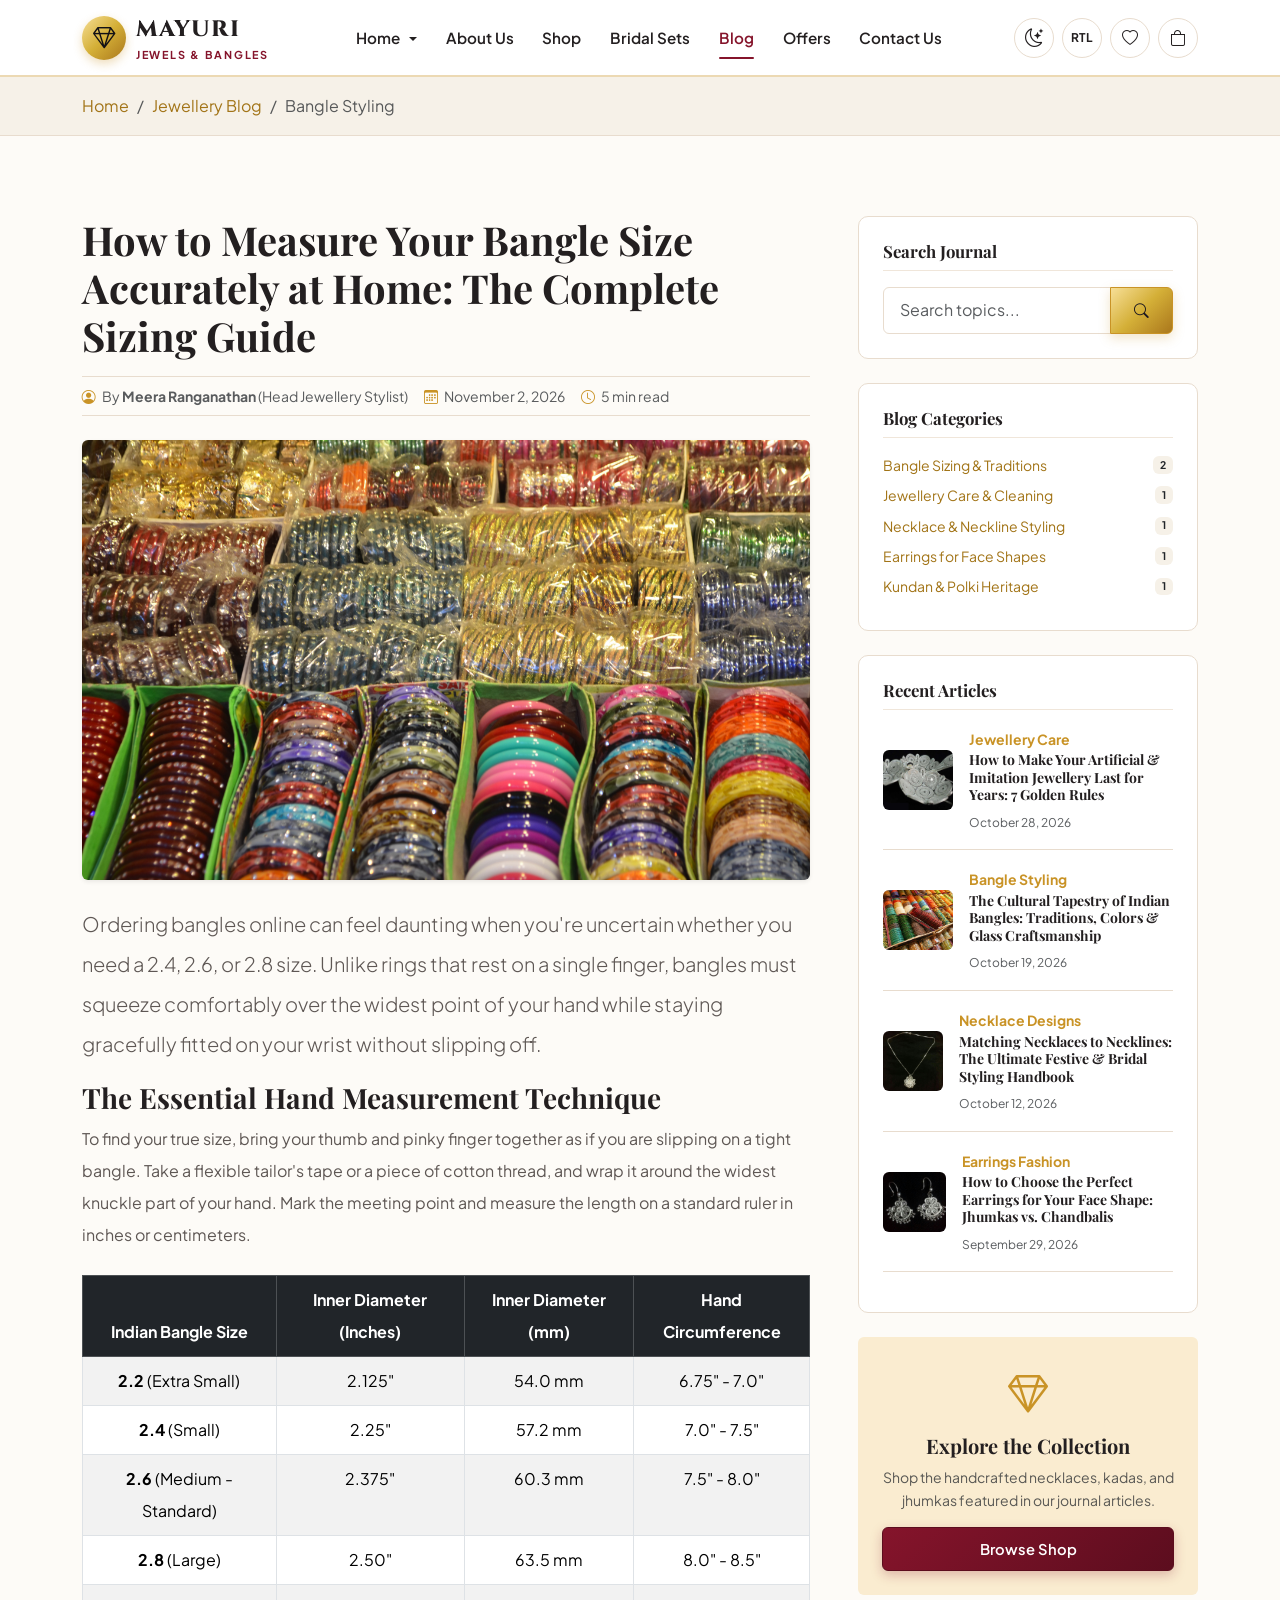
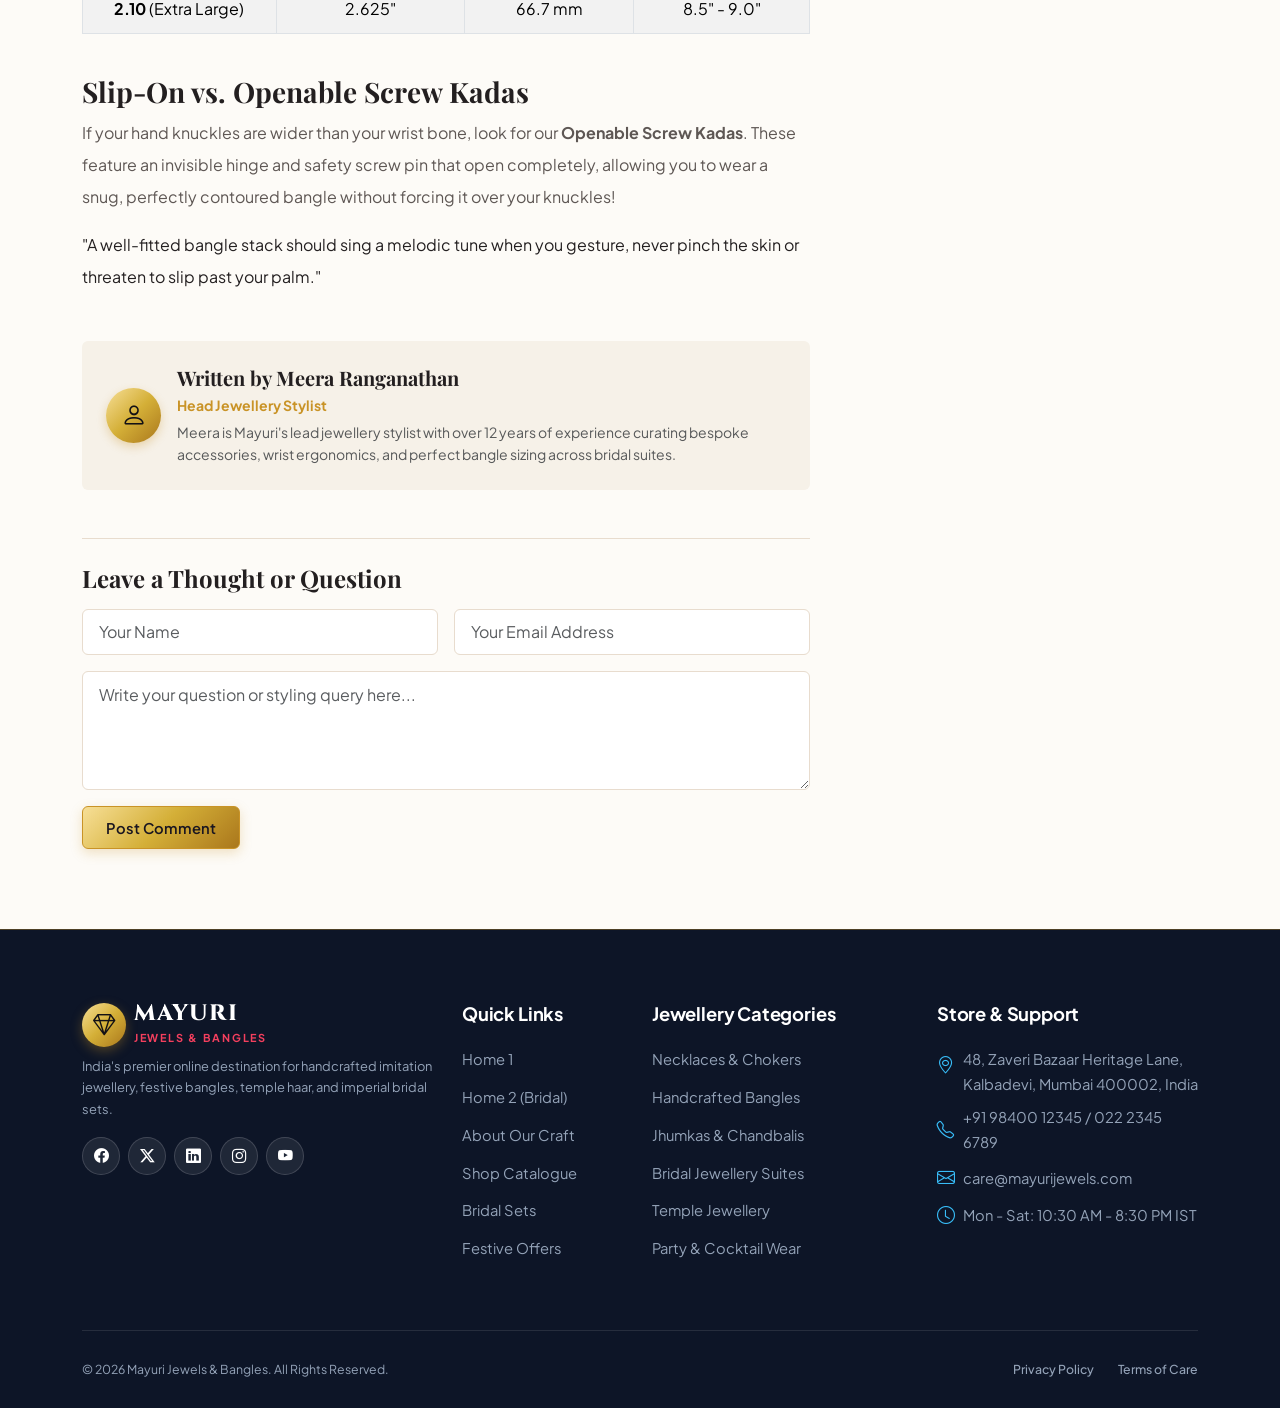
<file: blog-details.html>
<!DOCTYPE html>
<html lang="en" dir="ltr" data-bs-theme="light">

<head>
  <meta charset="UTF-8">
  <meta name="viewport" content="width=device-width, initial-scale=1.0">
  <title>Article Details | Mayuri Jewels &amp; Bangles Journal</title>
  <meta name="description"
    content="Read in-depth styling insights, jewellery care rituals, and traditional craftsmanship guides from Mayuri Jewels experts.">

  <!-- Favicon -->
  <link rel="icon" type="image/svg+xml"
    href="data:image/svg+xml,<svg xmlns='http://www.w3.org/2000/svg' viewBox='0 0 100 100'><circle cx='50' cy='50' r='48' fill='%23c99326'/><circle cx='50' cy='50' r='38' fill='%2385142b'/><path d='M50 20 L58 42 L80 50 L58 58 L50 80 L42 58 L20 50 L42 42 Z' fill='%23fef8e7'/></svg>">

  <!-- Bootstrap 5.3 CSS & Icons -->
  <link rel="stylesheet" href="https://cdn.jsdelivr.net/npm/bootstrap@5.3.3/dist/css/bootstrap.min.css">
  <link rel="stylesheet" href="https://cdn.jsdelivr.net/npm/bootstrap-icons@1.11.3/font/bootstrap-icons.min.css">

  <!-- Custom Design System -->
  <link rel="stylesheet" href="assets/css/style.css">
</head>

<body>

  <!-- Single Fixed Navigation Bar -->
  <nav class="navbar navbar-expand-lg navbar-jewel sticky-top">
    <div class="container">
      <!-- Brand Logo -->
      <a class="navbar-brand" href="index.html">
        <div class="brand-icon-wrap">
          <i class="bi bi-gem"></i>
        </div>
        <div>
          <span class="brand-title">Mayuri</span>
          <span class="brand-sub">Jewels &amp; Bangles</span>
        </div>
      </a>

      <!-- Mobile Action Controls -->
      <div class="d-flex align-items-center gap-2 d-lg-none">
        <button type="button" class="control-btn theme-toggle-btn" aria-label="Toggle Light and Dark Mode"
          title="Toggle Theme">
          <i class="bi bi-moon-stars"></i>
        </button>
        <button type="button" class="control-btn rtl-toggle-btn" aria-label="Toggle RTL Layout" title="Toggle RTL">
          <span class="dir-text fw-bold" style="font-size: 0.72rem;">RTL</span>
        </button>
        <button type="button" class="control-btn" data-bs-toggle="modal" data-bs-target="#wishlistModal"
          aria-label="View Wishlist" title="Wishlist">
          <i class="bi bi-heart"></i>
          <span class="control-badge wishlist-count-badge" style="display: none;">0</span>
        </button>
        <button type="button" class="control-btn" data-bs-toggle="offcanvas" data-bs-target="#cartOffcanvas"
          aria-label="View Shopping Cart" title="Cart">
          <i class="bi bi-bag"></i>
          <span class="control-badge cart-count-badge" style="display: none;">0</span>
        </button>
        <button class="navbar-toggler border-0 p-1" type="button" data-bs-toggle="collapse"
          data-bs-target="#navbarContent" aria-controls="navbarContent" aria-expanded="false"
          aria-label="Toggle navigation">
          <i class="bi bi-list fs-2 text-gold"></i>
        </button>
      </div>

      <!-- Navigation Links -->
      <div class="collapse navbar-collapse" id="navbarContent">
        <ul class="navbar-nav mx-auto mb-2 mb-lg-0">
          <li class="nav-item dropdown">
            <a class="nav-link dropdown-toggle" href="#" id="homeDropdown" role="button" aria-expanded="false">
              Home
            </a>
            <ul class="dropdown-menu" aria-labelledby="homeDropdown">
              <li><a class="dropdown-item" href="index.html"><i class="bi bi-house-door me-2 text-gold"></i> Home 1 —
                  General Store</a></li>
              <li><a class="dropdown-item" href="index-2.html"><i class="bi bi-stars me-2 text-gold"></i> Home 2 —
                  Festive &amp; Bridal</a></li>
            </ul>
          </li>
          <li class="nav-item">
            <a class="nav-link" href="about.html">About Us</a>
          </li>
          <li class="nav-item">
            <a class="nav-link" href="shop.html">Shop</a>
          </li>
          <li class="nav-item">
            <a class="nav-link" href="bridal-sets.html">Bridal Sets</a>
          </li>
          <li class="nav-item">
            <a class="nav-link active" href="blog.html">Blog</a>
          </li>
          <li class="nav-item">
            <a class="nav-link" href="offers.html">Offers</a>
          </li>
          <li class="nav-item">
            <a class="nav-link" href="contact.html">Contact Us</a>
          </li>
        </ul>

        <!-- Desktop Action Controls -->
        <div class="d-none d-lg-flex align-items-center gap-2">
          <button type="button" class="control-btn theme-toggle-btn" title="Toggle Light and Dark Mode"
            aria-label="Toggle Theme">
            <i class="bi bi-moon-stars"></i>
          </button>
          <button type="button" class="control-btn rtl-toggle-btn" title="Toggle RTL Layout" aria-label="Toggle RTL">
            <span class="dir-text fw-bold" style="font-size: 0.75rem;">RTL</span>
          </button>
          <button type="button" class="control-btn" data-bs-toggle="modal" data-bs-target="#wishlistModal"
            title="View Wishlist" aria-label="Wishlist">
            <i class="bi bi-heart"></i>
            <span class="control-badge wishlist-count-badge" style="display: none;">0</span>
          </button>
          <button type="button" class="control-btn" data-bs-toggle="offcanvas" data-bs-target="#cartOffcanvas"
            title="View Cart" aria-label="Cart">
            <i class="bi bi-bag"></i>
            <span class="control-badge cart-count-badge" style="display: none;">0</span>
          </button>
        </div>
      </div>
    </div>
  </nav>

  <!-- BREADCRUMB -->
  <div class="py-3 bg-cream border-bottom border-subtle">
    <div class="container">
      <nav aria-label="breadcrumb">
        <ol class="breadcrumb small mb-0">
          <li class="breadcrumb-item"><a href="index.html">Home</a></li>
          <li class="breadcrumb-item"><a href="blog.html">Jewellery Blog</a></li>
          <li class="breadcrumb-item active" id="articleCategory" aria-current="page">Category</li>
        </ol>
      </nav>
    </div>
  </div>

  <!-- ARTICLE MAIN CONTENT & SIDEBAR -->
  <main class="section-padding" id="blogArticleContainer">
    <div class="container">
      <div class="row g-5">
        <!-- Main Article Content Column -->
        <article class="col-lg-8">

          <!-- Title -->
          <h1 class="display-6 fw-bold mb-3" id="articleTitle">Article Title</h1>

          <!-- Meta -->
          <div
            class="d-flex flex-wrap align-items-center gap-3 py-2 mb-4 border-top border-bottom border-subtle small text-muted">
            <span><i class="bi bi-person-circle text-gold me-1"></i> By <strong class="text-main"
                id="articleAuthor">Author</strong> (<span id="articleAuthorRole">Role</span>)</span>
            <span><i class="bi bi-calendar3 text-gold me-1"></i> <span id="articleDate">Date</span></span>
            <span><i class="bi bi-clock text-gold me-1"></i> <span id="articleReadTime">5 min read</span></span>
          </div>

          <!-- Featured Image -->
          <div class="mb-4 rounded overflow-hidden shadow-sm">
            <img id="articleFeaturedImg" src="" alt="Featured article jewellery photography" class="img-fluid w-100"
              style="max-height: 440px; object-fit: cover;">
          </div>

          <!-- Dynamic Rich Article Content -->
          <div class="article-body lh-lg" id="articleContent">
            <!-- Populated dynamically by main.js with structured semantic headings and content -->
          </div>

          <!-- Author Biography Box -->
          <div class="p-4 bg-cream rounded border-gold mt-5 d-flex gap-3 align-items-center" id="articleAuthorBioCard">
            <div class="brand-icon-wrap flex-shrink-0" style="width: 55px; height: 55px; font-size: 1.6rem;">
              <i class="bi bi-person"></i>
            </div>
            <div>
              <h5 class="fw-bold mb-1" id="articleAuthorBioTitle">Written by Meera Ranganathan</h5>
              <div class="text-gold small fw-bold mb-1" id="articleAuthorBioRole">Head Jewellery Stylist</div>
              <p class="small text-muted mb-0" id="articleAuthorBioText">
                Meera is Mayuri's lead jewellery stylist with over 12 years of experience curating bespoke accessories, wrist ergonomics, and perfect bangle sizing across bridal suites.
              </p>
            </div>
          </div>

          <!-- Comments / Interaction Form (Frontend Demo) -->
          <div class="mt-5 pt-4 border-top border-subtle">
            <h4 class="fw-bold mb-3">Leave a Thought or Question</h4>
            <form
              onsubmit="event.preventDefault(); MayuriStore.showToast('Thank you! Your comment has been submitted for moderation.'); this.reset();">
              <div class="row g-3">
                <div class="col-md-6">
                  <input type="text" class="form-control" placeholder="Your Name" required>
                </div>
                <div class="col-md-6">
                  <input type="email" class="form-control" placeholder="Your Email Address" required>
                </div>
                <div class="col-12">
                  <textarea class="form-control" rows="4" placeholder="Write your question or styling query here..."
                    required></textarea>
                </div>
                <div class="col-12">
                  <button type="submit" class="btn btn-gold">Post Comment</button>
                </div>
              </div>
            </form>
          </div>
        </article>

        <!-- Sidebar Column -->
        <aside class="col-lg-4">
          <!-- Search Widget -->
          <div class="filter-card mb-4">
            <h5 class="filter-title">Search Journal</h5>
            <div class="input-group">
              <input type="text" class="form-control" placeholder="Search topics..."
                onkeydown="if(event.key==='Enter') window.location.href='blog.html';">
              <a href="blog.html" class="btn btn-gold btn-sm"><i class="bi bi-search"></i></a>
            </div>
          </div>

          <!-- Categories Widget -->
          <div class="filter-card mb-4">
            <h5 class="filter-title">Blog Categories</h5>
            <ul class="list-unstyled mb-0">
              <li class="mb-2"><a href="blog.html"
                  class="text-main small d-flex justify-content-between align-items-center"><span>Bangle Sizing &amp;
                    Traditions</span> <span class="badge bg-cream text-dark">2</span></a></li>
              <li class="mb-2"><a href="blog.html"
                  class="text-main small d-flex justify-content-between align-items-center"><span>Jewellery Care &amp;
                    Cleaning</span> <span class="badge bg-cream text-dark">1</span></a></li>
              <li class="mb-2"><a href="blog.html"
                  class="text-main small d-flex justify-content-between align-items-center"><span>Necklace &amp;
                    Neckline Styling</span> <span class="badge bg-cream text-dark">1</span></a></li>
              <li class="mb-2"><a href="blog.html"
                  class="text-main small d-flex justify-content-between align-items-center"><span>Earrings for Face
                    Shapes</span> <span class="badge bg-cream text-dark">1</span></a></li>
              <li class="mb-2"><a href="blog.html"
                  class="text-main small d-flex justify-content-between align-items-center"><span>Kundan &amp; Polki
                    Heritage</span> <span class="badge bg-cream text-dark">1</span></a></li>
            </ul>
          </div>

          <!-- Recent Articles Widget -->
          <div class="filter-card mb-4">
            <h5 class="filter-title">Recent Articles</h5>
            <div id="recentPostsSidebar">
              <!-- Populated dynamically by main.js -->
            </div>
          </div>

          <!-- Shopping Callout Widget -->
          <div class="p-4 bg-primary-soft rounded border-gold text-center">
            <i class="bi bi-gem text-gold fs-1 mb-2 d-block"></i>
            <h5 class="fw-bold mb-2">Explore the Collection</h5>
            <p class="small text-muted mb-3">Shop the handcrafted necklaces, kadas, and jhumkas featured in our journal
              articles.</p>
            <a href="shop.html" class="btn btn-crimson btn-sm w-100">Browse Shop</a>
          </div>
        </aside>
      </div>
    </div>
  </main>

  <!-- FOOTER -->
  <footer class="site-footer">
    <div class="container">
      <div class="row g-4 justify-content-between">
        <div class="col-lg-4 col-md-6">
          <div class="footer-brand mb-3">
            <div class="d-flex align-items-center gap-2 mb-2">
              <div class="brand-icon-wrap">
                <i class="bi bi-gem"></i>
              </div>
              <div>
                <span class="brand-title">Mayuri</span>
                <span class="brand-sub">Jewels &amp; Bangles</span>
              </div>
            </div>
            <p class="text-muted small">
              India's premier online destination for handcrafted imitation jewellery, festive bangles, temple haar, and imperial bridal sets.
            </p>
          </div>
          <div class="social-links d-flex gap-2 mt-3">
            <a href="https://facebook.com" target="_blank" rel="noopener" class="social-icon" aria-label="Facebook"><i class="bi bi-facebook"></i></a>
            <a href="https://twitter.com" target="_blank" rel="noopener" class="social-icon" aria-label="X (Twitter)"><i class="bi bi-twitter-x"></i></a>
            <a href="https://linkedin.com" target="_blank" rel="noopener" class="social-icon" aria-label="LinkedIn"><i class="bi bi-linkedin"></i></a>
            <a href="https://instagram.com" target="_blank" rel="noopener" class="social-icon" aria-label="Instagram"><i class="bi bi-instagram"></i></a>
            <a href="https://youtube.com" target="_blank" rel="noopener" class="social-icon" aria-label="YouTube"><i class="bi bi-youtube"></i></a>
          </div>
        </div>
        <div class="col-lg-2 col-md-6 col-6">
          <h5 class="footer-heading">Quick Links</h5>
          <ul class="footer-links">
            <li><a href="index.html">Home 1</a></li>
            <li><a href="index-2.html">Home 2 (Bridal)</a></li>
            <li><a href="about.html">About Our Craft</a></li>
            <li><a href="shop.html">Shop Catalogue</a></li>
            <li><a href="bridal-sets.html">Bridal Sets</a></li>
            <li><a href="offers.html">Festive Offers</a></li>
          </ul>
        </div>
        <div class="col-lg-3 col-md-6 col-6">
          <h5 class="footer-heading">Jewellery Categories</h5>
          <ul class="footer-links">
            <li><a href="shop.html?cat=Necklaces">Necklaces &amp; Chokers</a></li>
            <li><a href="shop.html?cat=Bangles">Handcrafted Bangles</a></li>
            <li><a href="shop.html?cat=Earrings">Jhumkas &amp; Chandbalis</a></li>
            <li><a href="shop.html?cat=Bridal%20Sets">Bridal Jewellery Suites</a></li>
            <li><a href="shop.html?cat=Traditional%20Jewellery">Temple Jewellery</a></li>
            <li><a href="shop.html?cat=Party%20Wear%20Jewellery">Party &amp; Cocktail Wear</a></li>
          </ul>
        </div>
        <div class="col-lg-3 col-md-6">
          <h5 class="footer-heading">Store &amp; Support</h5>
          <ul class="footer-links">
            <li class="d-flex align-items-start gap-2 text-muted small mb-2">
              <i class="bi bi-geo-alt text-gold mt-1"></i>
              <span>48, Zaveri Bazaar Heritage Lane, Kalbadevi, Mumbai 400002, India</span>
            </li>
            <li class="d-flex align-items-center gap-2 text-muted small mb-2"><i
                class="bi bi-telephone text-gold"></i><span>+91 98400 12345 / 022 2345 6789</span></li>
            <li class="d-flex align-items-center gap-2 text-muted small mb-2"><i
                class="bi bi-envelope text-gold"></i><span>care@mayurijewels.com</span></li>
            <li class="d-flex align-items-center gap-2 text-muted small"><i class="bi bi-clock text-gold"></i><span>Mon
                - Sat: 10:30 AM - 8:30 PM IST</span></li>
          </ul>
        </div>
      </div>
      <div class="footer-bottom d-flex flex-column flex-md-row justify-content-between align-items-center gap-3">
        <p class="small mb-0">&copy; 2026 Mayuri Jewels &amp; Bangles. All Rights Reserved.</p>
        <div class="footer-legal-links d-flex align-items-center gap-4 small">
          <a href="privacy-policy.html" class="footer-legal-link">Privacy Policy</a>
          <a href="terms-of-care.html" class="footer-legal-link">Terms of Care</a>
        </div>
      </div>
    </div>
  </footer>

  <!-- Offcanvas Cart -->
  <div class="offcanvas offcanvas-end" tabindex="-1" id="cartOffcanvas" aria-labelledby="cartOffcanvasLabel">
    <div class="offcanvas-header">
      <h5 class="offcanvas-title" id="cartOffcanvasLabel"><i class="bi bi-bag-check text-gold"></i> Your Shopping Cart
      </h5>
      <button type="button" class="btn-close" data-bs-dismiss="offcanvas" aria-label="Close"></button>
    </div>
    <div class="offcanvas-body d-flex flex-column">
      <div class="cart-shipping-progress">
        <div id="freeShippingText" class="mb-1">Add items worth ₹1,499 for FREE Delivery!</div>
        <div class="progress">
          <div id="freeShippingProgress" class="progress-bar progress-bar-gold" role="progressbar" style="width: 0%;">
          </div>
        </div>
      </div>
      <div id="cartItemsContainer" class="flex-grow-1 overflow-auto"></div>
      <div id="cartFooter" class="pt-3 border-top border-subtle mt-auto" style="display: none;">
        <div class="d-flex justify-content-between mb-2"><span class="text-muted">Subtotal:</span><span class="fw-bold"
            id="cartSubtotal">₹0</span></div>
        <div class="d-flex justify-content-between mb-3"><span class="fw-bold fs-5">Estimated Total:</span><span
            class="fw-bold fs-5 text-crimson" id="cartTotal">₹0</span></div>
        <div class="d-grid gap-2">
          <a href="checkout.html" class="btn btn-gold btn-lg btn-proceed-checkout" id="btnCheckout"><i class="bi bi-lock-fill"></i> Proceed to Checkout</a>
          <a href="shop.html" class="btn btn-outline-secondary btn-sm" data-bs-dismiss="offcanvas">Continue Shopping</a>
        </div>
      </div>
    </div>
  </div>

  <!-- Wishlist Modal -->
  <div class="modal fade" id="wishlistModal" tabindex="-1" aria-hidden="true">
    <div class="modal-dialog modal-dialog-centered modal-lg">
      <div class="modal-content bg-card border-gold">
        <div class="modal-header">
          <h5 class="modal-title fw-bold"><i class="bi bi-heart-fill text-crimson me-2"></i> Your Saved Wishlist</h5>
          <button type="button" class="btn-close" data-bs-dismiss="modal" aria-label="Close"></button>
        </div>
        <div class="modal-body p-4 text-center">
          <p class="text-muted py-4">Explore our catalogue and click the heart icon on any necklace, bangle, or earring
            to save your favorites!</p>
          <a href="shop.html" class="btn btn-gold btn-sm" data-bs-dismiss="modal">Browse Jewellery</a>
        </div>
      </div>
    </div>
  </div>

  <!-- Privacy Policy Modal -->
  <div class="modal fade" id="privacyPolicyModal" tabindex="-1" aria-labelledby="privacyPolicyModalLabel" aria-hidden="true">
    <div class="modal-dialog modal-dialog-centered modal-dialog-scrollable">
      <div class="modal-content bg-card border-gold">
        <div class="modal-header border-bottom border-subtle">
          <h5 class="modal-title fw-bold" id="privacyPolicyModalLabel">
            <i class="bi bi-shield-lock-fill text-gold me-2"></i> Privacy Policy
          </h5>
          <button type="button" class="btn-close" data-bs-dismiss="modal" aria-label="Close"></button>
        </div>
        <div class="modal-body p-4 small">
          <h6 class="fw-bold mb-2">1. Information Collection</h6>
          <p class="text-muted mb-3">We collect customer names, shipping addresses, phone numbers, and email IDs solely to fulfill jewellery orders, provide dispatch tracking, and send requested styling consultations.</p>

          <h6 class="fw-bold mb-2">2. Payment Security</h6>
          <p class="text-muted mb-3">We do not store your debit/credit card numbers or UPI PINs. All financial transactions are processed securely through certified, encrypted 256-bit payment gateways.</p>

          <h6 class="fw-bold mb-2">3. Zero Third-Party Sharing</h6>
          <p class="text-muted mb-3">Your personal contact information is never sold, leased, or distributed to any third-party marketing agencies.</p>

          <h6 class="fw-bold mb-2">4. Cookies &amp; Preferences</h6>
          <p class="text-muted mb-0">We use local browser storage strictly to preserve your cart items, saved wishlist, and theme preferences across visits.</p>
        </div>
        <div class="modal-footer border-top border-subtle">
          <button type="button" class="btn btn-gold btn-sm" data-bs-dismiss="modal">I Understand</button>
        </div>
      </div>
    </div>
  </div>

  <!-- Terms of Care Modal -->
  <div class="modal fade" id="termsOfCareModal" tabindex="-1" aria-labelledby="termsOfCareModalLabel" aria-hidden="true">
    <div class="modal-dialog modal-dialog-centered modal-dialog-scrollable">
      <div class="modal-content bg-card border-gold">
        <div class="modal-header border-bottom border-subtle">
          <h5 class="modal-title fw-bold" id="termsOfCareModalLabel">
            <i class="bi bi-gem text-gold me-2"></i> Terms of Care &amp; Service
          </h5>
          <button type="button" class="btn-close" data-bs-dismiss="modal" aria-label="Close"></button>
        </div>
        <div class="modal-body p-4 small">
          <h6 class="fw-bold mb-2">1. Jewellery Care Instructions</h6>
          <p class="text-muted mb-3">Keep all imitation, Kundan, and lac jewellery away from direct contact with perfumes, sanitizers, hairsprays, and water. Wipe gently with a dry, soft cotton cloth after every wear before storing.</p>

          <h6 class="fw-bold mb-2">2. Storage Recommendation</h6>
          <p class="text-muted mb-3">Always store ornaments in airtight ziplock pouches or inside the complimentary Mayuri velvet box. Avoid velvet foam cases that retain atmospheric moisture.</p>

          <h6 class="fw-bold mb-2">3. 7-Day Replacement Guarantee</h6>
          <p class="text-muted mb-3">In the unlikely event of damage during transit, record an unboxing video and report it to our customer care within 7 days of delivery for immediate, hassle-free replacement.</p>

          <h6 class="fw-bold mb-2">4. Plating &amp; Color Longevity</h6>
          <p class="text-muted mb-0">Our 24K and antique micron plating is engineered for long-lasting festive wear. Natural oxidation depends on skin chemistry and humidity; proper care ensures years of radiant shine.</p>
        </div>
        <div class="modal-footer border-top border-subtle">
          <button type="button" class="btn btn-gold btn-sm" data-bs-dismiss="modal">Close &amp; Continue Shopping</button>
        </div>
      </div>
    </div>
  </div>

  <div class="jewel-toast-container"></div>

  <script src="https://cdn.jsdelivr.net/npm/bootstrap@5.3.3/dist/js/bootstrap.bundle.min.js"></script>
  <script src="assets/js/products-data.js"></script>
  <script src="assets/js/main.js"></script>
</body>

</html>
</file>
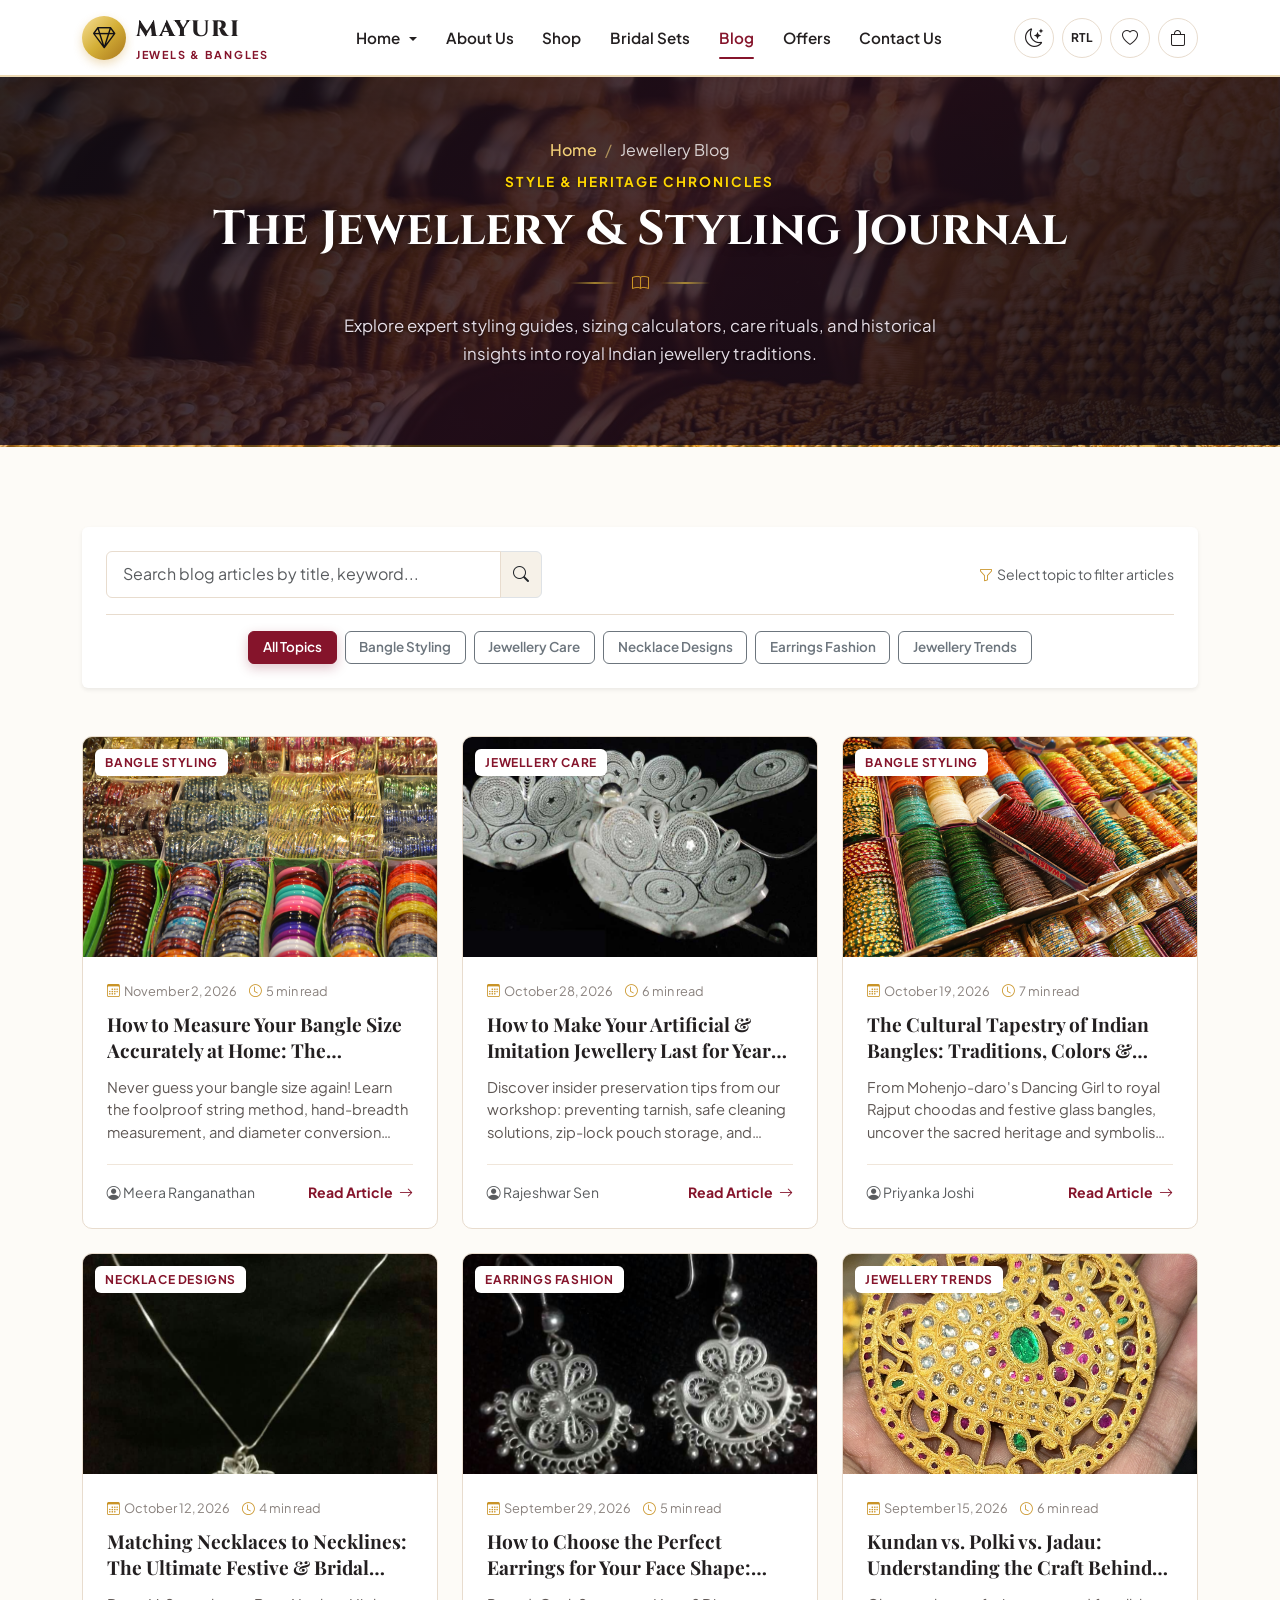
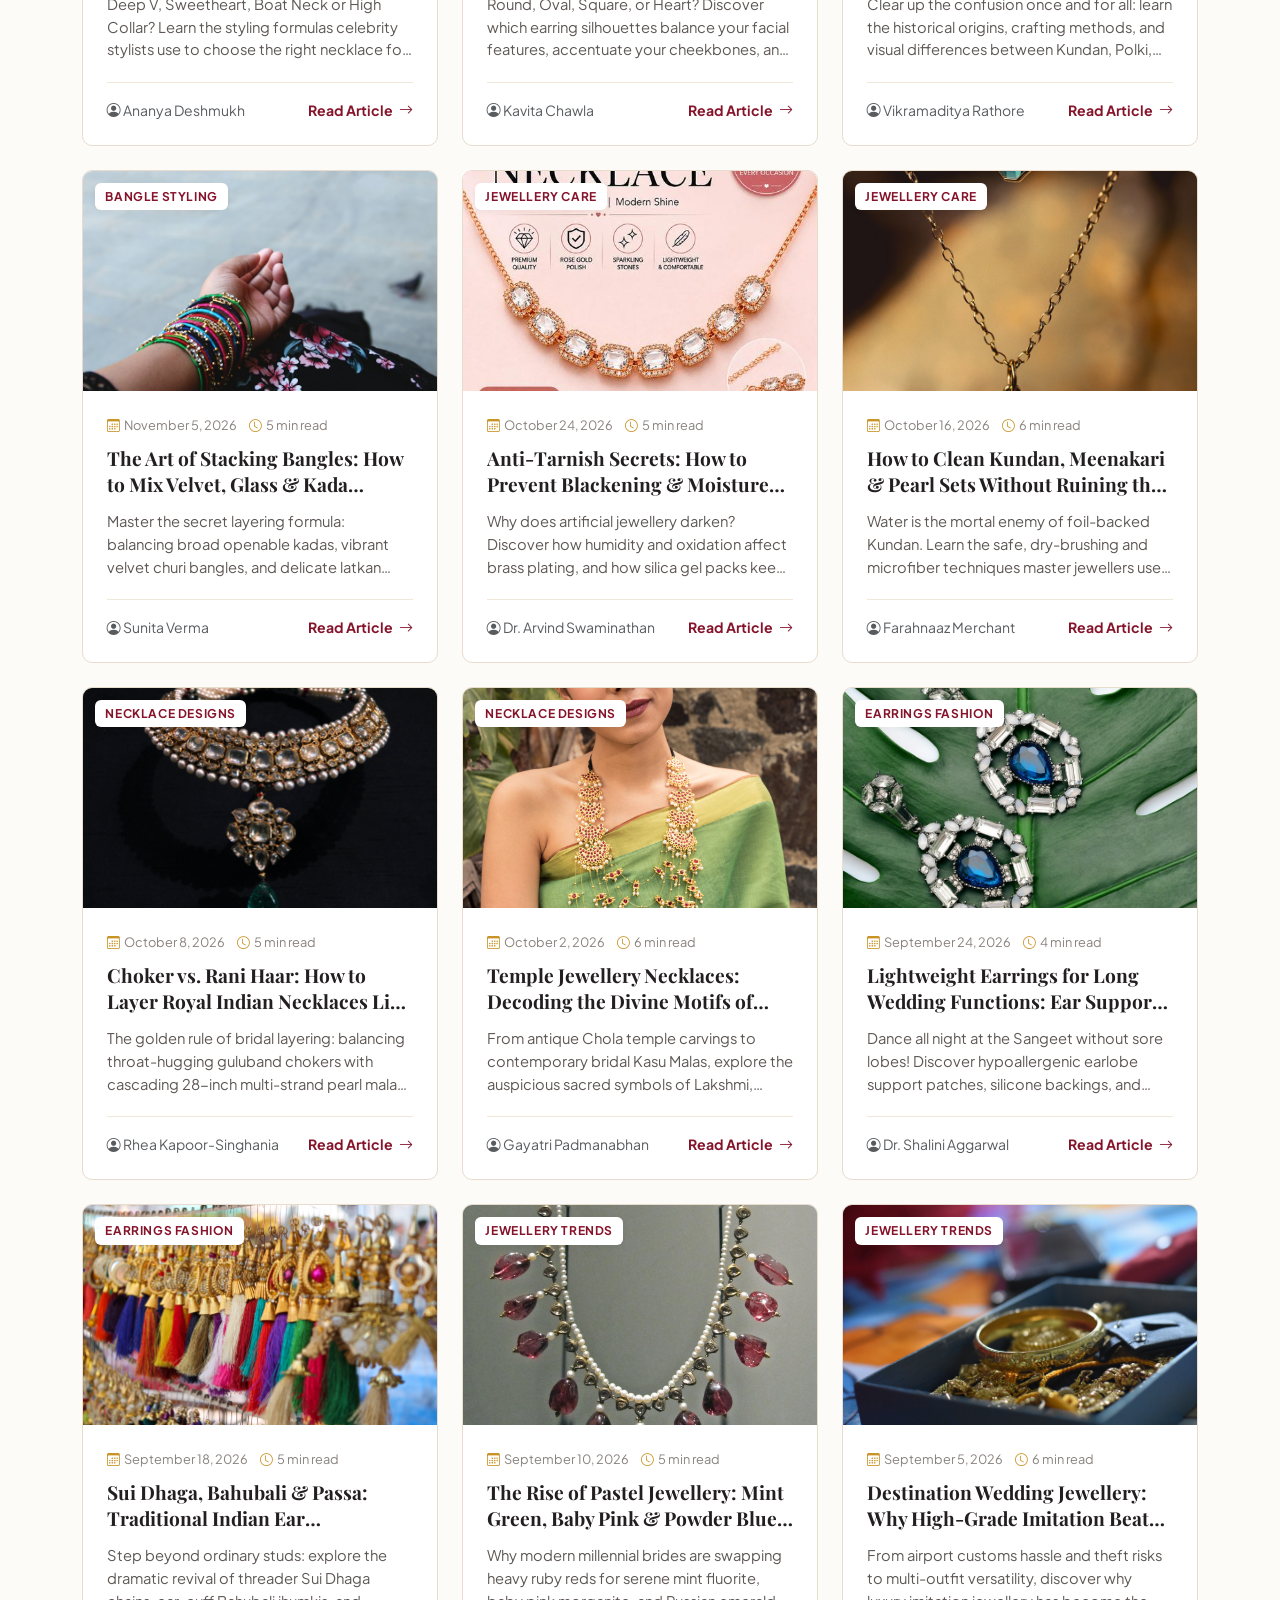
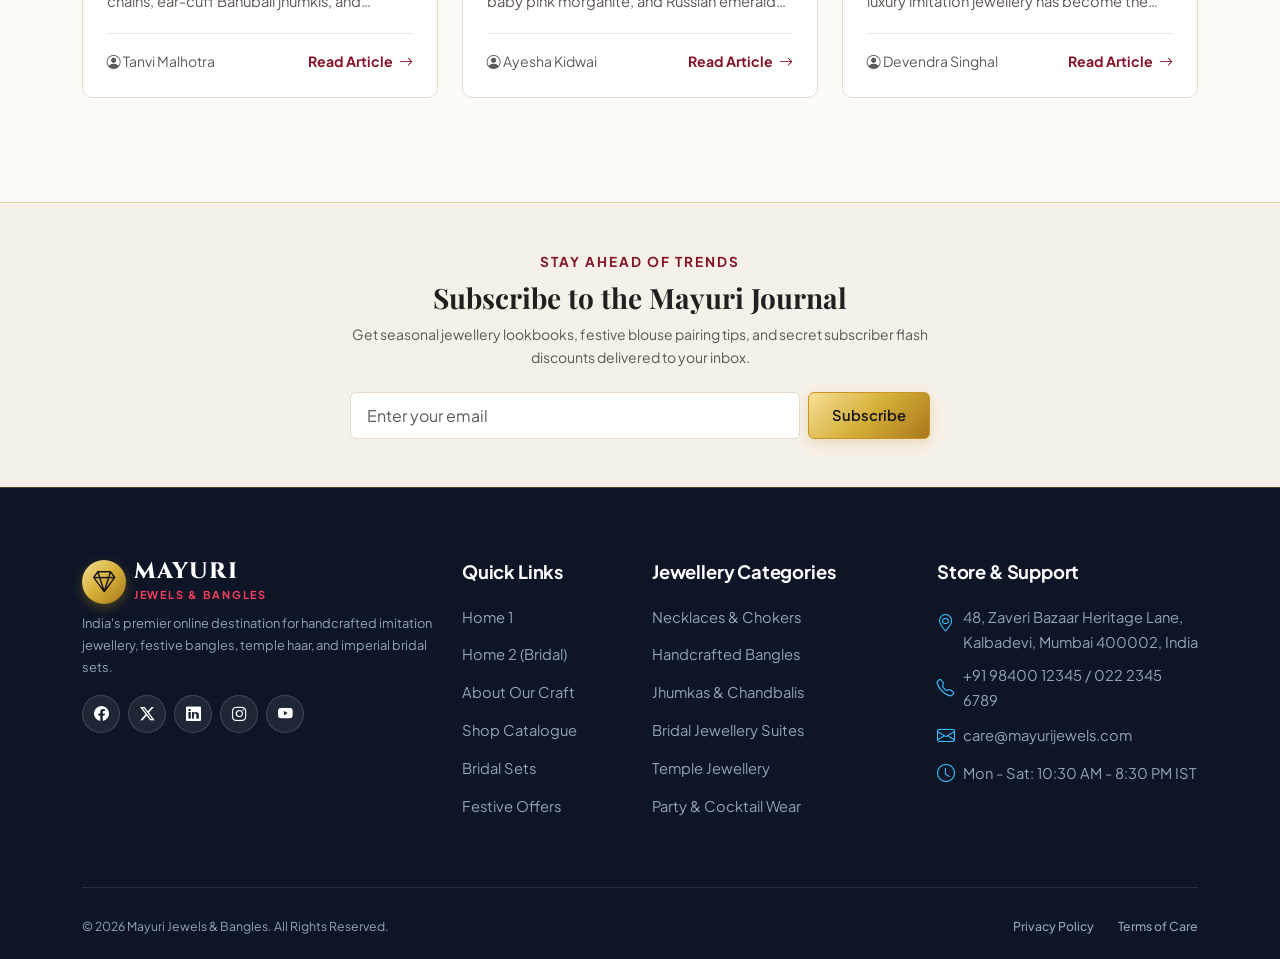
<file: blog.html>
<!DOCTYPE html>
<html lang="en" dir="ltr" data-bs-theme="light">

<head>
  <meta charset="UTF-8">
  <meta name="viewport" content="width=device-width, initial-scale=1.0">
  <title>Jewellery &amp; Styling Blog | Mayuri Jewels &amp; Bangles</title>
  <meta name="description"
    content="Styling tips, bangle sizing guides, jewellery care secrets, and bridal trends from master artisans and celebrity stylists at Mayuri Jewels.">
  <meta name="keywords"
    content="jewellery blog, how to measure bangle size, imitation jewellery care, bridal jewellery trends, jhumka face shape guide">

  <!-- Favicon -->
  <link rel="icon" type="image/svg+xml"
    href="data:image/svg+xml,<svg xmlns='http://www.w3.org/2000/svg' viewBox='0 0 100 100'><circle cx='50' cy='50' r='48' fill='%23c99326'/><circle cx='50' cy='50' r='38' fill='%2385142b'/><path d='M50 20 L58 42 L80 50 L58 58 L50 80 L42 58 L20 50 L42 42 Z' fill='%23fef8e7'/></svg>">

  <!-- Bootstrap 5.3 CSS & Icons -->
  <link rel="stylesheet" href="https://cdn.jsdelivr.net/npm/bootstrap@5.3.3/dist/css/bootstrap.min.css">
  <link rel="stylesheet" href="https://cdn.jsdelivr.net/npm/bootstrap-icons@1.11.3/font/bootstrap-icons.min.css">

  <!-- Custom Design System -->
  <link rel="stylesheet" href="assets/css/style.css">
</head>

<body>

  <!-- Single Fixed Navigation Bar -->
  <nav class="navbar navbar-expand-lg navbar-jewel sticky-top">
    <div class="container">
      <!-- Brand Logo -->
      <a class="navbar-brand" href="index.html">
        <div class="brand-icon-wrap">
          <i class="bi bi-gem"></i>
        </div>
        <div>
          <span class="brand-title">Mayuri</span>
          <span class="brand-sub">Jewels &amp; Bangles</span>
        </div>
      </a>

      <!-- Mobile Action Controls -->
      <div class="d-flex align-items-center gap-2 d-lg-none">
        <button type="button" class="control-btn theme-toggle-btn" aria-label="Toggle Light and Dark Mode"
          title="Toggle Theme">
          <i class="bi bi-moon-stars"></i>
        </button>
        <button type="button" class="control-btn rtl-toggle-btn" aria-label="Toggle RTL Layout" title="Toggle RTL">
          <span class="dir-text fw-bold" style="font-size: 0.72rem;">RTL</span>
        </button>
        <button type="button" class="control-btn" data-bs-toggle="modal" data-bs-target="#wishlistModal"
          aria-label="View Wishlist" title="Wishlist">
          <i class="bi bi-heart"></i>
          <span class="control-badge wishlist-count-badge" style="display: none;">0</span>
        </button>
        <button type="button" class="control-btn" data-bs-toggle="offcanvas" data-bs-target="#cartOffcanvas"
          aria-label="View Shopping Cart" title="Cart">
          <i class="bi bi-bag"></i>
          <span class="control-badge cart-count-badge" style="display: none;">0</span>
        </button>
        <button class="navbar-toggler border-0 p-1" type="button" data-bs-toggle="collapse"
          data-bs-target="#navbarContent" aria-controls="navbarContent" aria-expanded="false"
          aria-label="Toggle navigation">
          <i class="bi bi-list fs-2 text-gold"></i>
        </button>
      </div>

      <!-- Navigation Links -->
      <div class="collapse navbar-collapse" id="navbarContent">
        <ul class="navbar-nav mx-auto mb-2 mb-lg-0">
          <li class="nav-item dropdown">
            <a class="nav-link dropdown-toggle" href="#" id="homeDropdown" role="button" aria-expanded="false">
              Home
            </a>
            <ul class="dropdown-menu" aria-labelledby="homeDropdown">
              <li><a class="dropdown-item" href="index.html"><i class="bi bi-house-door me-2 text-gold"></i> Home 1 —
                  General Store</a></li>
              <li><a class="dropdown-item" href="index-2.html"><i class="bi bi-stars me-2 text-gold"></i> Home 2 —
                  Festive &amp; Bridal</a></li>
            </ul>
          </li>
          <li class="nav-item">
            <a class="nav-link" href="about.html">About Us</a>
          </li>
          <li class="nav-item">
            <a class="nav-link" href="shop.html">Shop</a>
          </li>
          <li class="nav-item">
            <a class="nav-link" href="bridal-sets.html">Bridal Sets</a>
          </li>
          <li class="nav-item">
            <a class="nav-link active" href="blog.html">Blog</a>
          </li>
          <li class="nav-item">
            <a class="nav-link" href="offers.html">Offers</a>
          </li>
          <li class="nav-item">
            <a class="nav-link" href="contact.html">Contact Us</a>
          </li>
        </ul>

        <!-- Desktop Action Controls -->
        <div class="d-none d-lg-flex align-items-center gap-2">
          <button type="button" class="control-btn theme-toggle-btn" title="Toggle Light and Dark Mode"
            aria-label="Toggle Theme">
            <i class="bi bi-moon-stars"></i>
          </button>
          <button type="button" class="control-btn rtl-toggle-btn" title="Toggle RTL Layout" aria-label="Toggle RTL">
            <span class="dir-text fw-bold" style="font-size: 0.75rem;">RTL</span>
          </button>
          <button type="button" class="control-btn" data-bs-toggle="modal" data-bs-target="#wishlistModal"
            title="View Wishlist" aria-label="Wishlist">
            <i class="bi bi-heart"></i>
            <span class="control-badge wishlist-count-badge" style="display: none;">0</span>
          </button>
          <button type="button" class="control-btn" data-bs-toggle="offcanvas" data-bs-target="#cartOffcanvas"
            title="View Cart" aria-label="Cart">
            <i class="bi bi-bag"></i>
            <span class="control-badge cart-count-badge" style="display: none;">0</span>
          </button>
        </div>
      </div>
    </div>
  </nav>

  <!-- BLOG HERO HEADER -->
  <header class="page-header-banner header-bg-blog">
    <div class="container text-center">
      <nav aria-label="breadcrumb">
        <ol class="breadcrumb justify-content-center small mb-2">
          <li class="breadcrumb-item"><a href="index.html">Home</a></li>
          <li class="breadcrumb-item active" aria-current="page">Jewellery Blog</li>
        </ol>
      </nav>
      <span class="section-subtitle">Style &amp; Heritage Chronicles</span>
      <h1 class="display-5 fw-bold mb-2">The Jewellery &amp; Styling Journal</h1>
      <div class="section-divider"><i class="bi bi-book"></i></div>
      <p class="mx-auto" style="max-width: 620px;">
        Explore expert styling guides, sizing calculators, care rituals, and historical insights into royal Indian
        jewellery traditions.
      </p>
    </div>
  </header>

  <!-- MAIN BLOG SECTION -->
  <main class="section-padding">
    <div class="container">
      <!-- Search & Category Filter Bar -->
      <div class="bg-card p-3 p-md-4 rounded border-subtle mb-5 shadow-sm">
        <div class="row g-3 align-items-center mb-3">
          <div class="col-md-6 col-lg-5">
            <div class="input-group">
              <input type="text" id="blogSearchInput" class="form-control"
                placeholder="Search blog articles by title, keyword..." aria-label="Search Articles">
              <span class="input-group-text bg-cream"><i class="bi bi-search"></i></span>
            </div>
          </div>
          <div class="col-md-6 col-lg-7 text-md-end text-muted small">
            <span class="d-inline-flex align-items-center gap-1">
              <i class="bi bi-funnel text-gold"></i>
              <span>Select topic to filter articles</span>
            </span>
          </div>
        </div>
        <div class="pt-3 border-top border-subtle">
          <div class="d-flex flex-wrap gap-2 justify-content-center">
            <button type="button" class="btn btn-outline-secondary btn-sm active" data-blog-category="All">All
              Topics</button>
            <button type="button" class="btn btn-outline-secondary btn-sm" data-blog-category="Bangle Styling">Bangle
              Styling</button>
            <button type="button" class="btn btn-outline-secondary btn-sm" data-blog-category="Jewellery Care">Jewellery
              Care</button>
            <button type="button" class="btn btn-outline-secondary btn-sm"
              data-blog-category="Necklace Designs">Necklace Designs</button>
            <button type="button" class="btn btn-outline-secondary btn-sm"
              data-blog-category="Earrings Fashion">Earrings Fashion</button>
            <button type="button" class="btn btn-outline-secondary btn-sm"
              data-blog-category="Jewellery Trends">Jewellery Trends</button>
          </div>
        </div>
      </div>

      <!-- DYNAMIC BLOG POSTS GRID (PERFECT ALIGNMENT GUARANTEED) -->
      <div class="row" id="blogPostsGrid">
        <!-- Rendered dynamically by main.js with 100% equal card height & image alignment -->
      </div>
    </div>
  </main>

  <!-- NEWSLETTER PROMO -->
  <section class="py-5 bg-cream border-top border-gold">
    <div class="container text-center">
      <div class="max-w-600 mx-auto" style="max-width: 580px;">
        <span class="section-subtitle">Stay Ahead of Trends</span>
        <h3 class="fw-bold mb-2">Subscribe to the Mayuri Journal</h3>
        <p class="text-muted small mb-4">Get seasonal jewellery lookbooks, festive blouse pairing tips, and secret
          subscriber flash discounts delivered to your inbox.</p>
        <form class="newsletter-form d-flex flex-column flex-sm-row gap-2 justify-content-center">
          <input type="email" class="form-control" placeholder="Enter your email" required aria-label="Email address">
          <button type="submit" class="btn btn-gold flex-shrink-0">Subscribe</button>
        </form>
      </div>
    </div>
  </section>

  <!-- FOOTER -->
  <footer class="site-footer">
    <div class="container">
      <div class="row g-4 justify-content-between">
        <div class="col-lg-4 col-md-6">
          <div class="footer-brand mb-3">
            <div class="d-flex align-items-center gap-2 mb-2">
              <div class="brand-icon-wrap">
                <i class="bi bi-gem"></i>
              </div>
              <div>
                <span class="brand-title">Mayuri</span>
                <span class="brand-sub">Jewels &amp; Bangles</span>
              </div>
            </div>
            <p class="text-muted small">
              India's premier online destination for handcrafted imitation jewellery, festive bangles, temple haar, and
              imperial bridal sets.
            </p>
          </div>
          <div class="social-links d-flex gap-2 mt-3">
            <a href="https://facebook.com" target="_blank" rel="noopener" class="social-icon" aria-label="Facebook"><i
                class="bi bi-facebook"></i></a>
            <a href="https://twitter.com" target="_blank" rel="noopener" class="social-icon" aria-label="X (Twitter)"><i
                class="bi bi-twitter-x"></i></a>
            <a href="https://linkedin.com" target="_blank" rel="noopener" class="social-icon" aria-label="LinkedIn"><i
                class="bi bi-linkedin"></i></a>
            <a href="https://instagram.com" target="_blank" rel="noopener" class="social-icon" aria-label="Instagram"><i
                class="bi bi-instagram"></i></a>
            <a href="https://youtube.com" target="_blank" rel="noopener" class="social-icon" aria-label="YouTube"><i
                class="bi bi-youtube"></i></a>
          </div>
        </div>
        <div class="col-lg-2 col-md-6 col-6">
          <h5 class="footer-heading">Quick Links</h5>
          <ul class="footer-links">
            <li><a href="index.html">Home 1</a></li>
            <li><a href="index-2.html">Home 2 (Bridal)</a></li>
            <li><a href="about.html">About Our Craft</a></li>
            <li><a href="shop.html">Shop Catalogue</a></li>
            <li><a href="bridal-sets.html">Bridal Sets</a></li>
            <li><a href="offers.html">Festive Offers</a></li>
          </ul>
        </div>
        <div class="col-lg-3 col-md-6 col-6">
          <h5 class="footer-heading">Jewellery Categories</h5>
          <ul class="footer-links">
            <li><a href="shop.html?cat=Necklaces">Necklaces &amp; Chokers</a></li>
            <li><a href="shop.html?cat=Bangles">Handcrafted Bangles</a></li>
            <li><a href="shop.html?cat=Earrings">Jhumkas &amp; Chandbalis</a></li>
            <li><a href="shop.html?cat=Bridal%20Sets">Bridal Jewellery Suites</a></li>
            <li><a href="shop.html?cat=Traditional%20Jewellery">Temple Jewellery</a></li>
            <li><a href="shop.html?cat=Party%20Wear%20Jewellery">Party &amp; Cocktail Wear</a></li>
          </ul>
        </div>
        <div class="col-lg-3 col-md-6">
          <h5 class="footer-heading">Store &amp; Support</h5>
          <ul class="footer-links">
            <li class="d-flex align-items-start gap-2 text-muted small mb-2">
              <i class="bi bi-geo-alt text-gold mt-1"></i>
              <span>48, Zaveri Bazaar Heritage Lane, Kalbadevi, Mumbai 400002, India</span>
            </li>
            <li class="d-flex align-items-center gap-2 text-muted small mb-2"><i
                class="bi bi-telephone text-gold"></i><span>+91 98400 12345 / 022 2345 6789</span></li>
            <li class="d-flex align-items-center gap-2 text-muted small mb-2"><i
                class="bi bi-envelope text-gold"></i><span>care@mayurijewels.com</span></li>
            <li class="d-flex align-items-center gap-2 text-muted small"><i class="bi bi-clock text-gold"></i><span>Mon
                - Sat: 10:30 AM - 8:30 PM IST</span></li>
          </ul>
        </div>
      </div>
      <div class="footer-bottom d-flex flex-column flex-md-row justify-content-between align-items-center gap-3">
        <p class="small mb-0">&copy; 2026 Mayuri Jewels &amp; Bangles. All Rights Reserved.</p>
        <div class="footer-legal-links d-flex align-items-center gap-4 small">
          <a href="privacy-policy.html" class="footer-legal-link">Privacy Policy</a>
          <a href="terms-of-care.html" class="footer-legal-link">Terms of Care</a>
        </div>
      </div>
    </div>
  </footer>

  <!-- Offcanvas Cart -->
  <div class="offcanvas offcanvas-end" tabindex="-1" id="cartOffcanvas" aria-labelledby="cartOffcanvasLabel">
    <div class="offcanvas-header">
      <h5 class="offcanvas-title" id="cartOffcanvasLabel"><i class="bi bi-bag-check text-gold"></i> Your Shopping Cart
      </h5>
      <button type="button" class="btn-close" data-bs-dismiss="offcanvas" aria-label="Close"></button>
    </div>
    <div class="offcanvas-body d-flex flex-column">
      <div class="cart-shipping-progress">
        <div id="freeShippingText" class="mb-1">Add items worth ₹1,499 for FREE Delivery!</div>
        <div class="progress">
          <div id="freeShippingProgress" class="progress-bar progress-bar-gold" role="progressbar" style="width: 0%;">
          </div>
        </div>
      </div>
      <div id="cartItemsContainer" class="flex-grow-1 overflow-auto"></div>
      <div id="cartFooter" class="pt-3 border-top border-subtle mt-auto" style="display: none;">
        <div class="d-flex justify-content-between mb-2"><span class="text-muted">Subtotal:</span><span class="fw-bold"
            id="cartSubtotal">₹0</span></div>
        <div class="d-flex justify-content-between mb-3"><span class="fw-bold fs-5">Estimated Total:</span><span
            class="fw-bold fs-5 text-crimson" id="cartTotal">₹0</span></div>
        <div class="d-grid gap-2">
          <a href="checkout.html" class="btn btn-gold btn-lg btn-proceed-checkout" id="btnCheckout"><i
              class="bi bi-lock-fill"></i> Proceed to Checkout</a>
          <a href="shop.html" class="btn btn-outline-secondary btn-sm" data-bs-dismiss="offcanvas">Continue Shopping</a>
        </div>
      </div>
    </div>
  </div>

  <!-- Wishlist Modal -->
  <div class="modal fade" id="wishlistModal" tabindex="-1" aria-hidden="true">
    <div class="modal-dialog modal-dialog-centered modal-lg">
      <div class="modal-content bg-card border-gold">
        <div class="modal-header">
          <h5 class="modal-title fw-bold"><i class="bi bi-heart-fill text-crimson me-2"></i> Your Saved Wishlist</h5>
          <button type="button" class="btn-close" data-bs-dismiss="modal" aria-label="Close"></button>
        </div>
        <div class="modal-body p-4 text-center">
          <p class="text-muted py-4">Explore our catalogue and click the heart icon on any necklace, bangle, or earring
            to save your favorites!</p>
          <a href="shop.html" class="btn btn-gold btn-sm" data-bs-dismiss="modal">Browse Jewellery</a>
        </div>
      </div>
    </div>
  </div>

  <!-- Privacy Policy Modal -->
  <div class="modal fade" id="privacyPolicyModal" tabindex="-1" aria-labelledby="privacyPolicyModalLabel"
    aria-hidden="true">
    <div class="modal-dialog modal-dialog-centered modal-dialog-scrollable">
      <div class="modal-content bg-card border-gold">
        <div class="modal-header border-bottom border-subtle">
          <h5 class="modal-title fw-bold" id="privacyPolicyModalLabel">
            <i class="bi bi-shield-lock-fill text-gold me-2"></i> Privacy Policy
          </h5>
          <button type="button" class="btn-close" data-bs-dismiss="modal" aria-label="Close"></button>
        </div>
        <div class="modal-body p-4 small">
          <h6 class="fw-bold mb-2">1. Information Collection</h6>
          <p class="text-muted mb-3">We collect customer names, shipping addresses, phone numbers, and email IDs solely
            to fulfill jewellery orders, provide dispatch tracking, and send requested styling consultations.</p>

          <h6 class="fw-bold mb-2">2. Payment Security</h6>
          <p class="text-muted mb-3">We do not store your debit/credit card numbers or UPI PINs. All financial
            transactions are processed securely through certified, encrypted 256-bit payment gateways.</p>

          <h6 class="fw-bold mb-2">3. Zero Third-Party Sharing</h6>
          <p class="text-muted mb-3">Your personal contact information is never sold, leased, or distributed to any
            third-party marketing agencies.</p>

          <h6 class="fw-bold mb-2">4. Cookies &amp; Preferences</h6>
          <p class="text-muted mb-0">We use local browser storage strictly to preserve your cart items, saved wishlist,
            and theme preferences across visits.</p>
        </div>
        <div class="modal-footer border-top border-subtle">
          <button type="button" class="btn btn-gold btn-sm" data-bs-dismiss="modal">I Understand</button>
        </div>
      </div>
    </div>
  </div>

  <!-- Terms of Care Modal -->
  <div class="modal fade" id="termsOfCareModal" tabindex="-1" aria-labelledby="termsOfCareModalLabel"
    aria-hidden="true">
    <div class="modal-dialog modal-dialog-centered modal-dialog-scrollable">
      <div class="modal-content bg-card border-gold">
        <div class="modal-header border-bottom border-subtle">
          <h5 class="modal-title fw-bold" id="termsOfCareModalLabel">
            <i class="bi bi-gem text-gold me-2"></i> Terms of Care &amp; Service
          </h5>
          <button type="button" class="btn-close" data-bs-dismiss="modal" aria-label="Close"></button>
        </div>
        <div class="modal-body p-4 small">
          <h6 class="fw-bold mb-2">1. Jewellery Care Instructions</h6>
          <p class="text-muted mb-3">Keep all imitation, Kundan, and lac jewellery away from direct contact with
            perfumes, sanitizers, hairsprays, and water. Wipe gently with a dry, soft cotton cloth after every wear
            before storing.</p>

          <h6 class="fw-bold mb-2">2. Storage Recommendation</h6>
          <p class="text-muted mb-3">Always store ornaments in airtight ziplock pouches or inside the complimentary
            Mayuri velvet box. Avoid velvet foam cases that retain atmospheric moisture.</p>

          <h6 class="fw-bold mb-2">3. 7-Day Replacement Guarantee</h6>
          <p class="text-muted mb-3">In the unlikely event of damage during transit, record an unboxing video and report
            it to our customer care within 7 days of delivery for immediate, hassle-free replacement.</p>

          <h6 class="fw-bold mb-2">4. Plating &amp; Color Longevity</h6>
          <p class="text-muted mb-0">Our 24K and antique micron plating is engineered for long-lasting festive wear.
            Natural oxidation depends on skin chemistry and humidity; proper care ensures years of radiant shine.</p>
        </div>
        <div class="modal-footer border-top border-subtle">
          <button type="button" class="btn btn-gold btn-sm" data-bs-dismiss="modal">Close &amp; Continue
            Shopping</button>
        </div>
      </div>
    </div>
  </div>

  <div class="jewel-toast-container"></div>

  <script src="https://cdn.jsdelivr.net/npm/bootstrap@5.3.3/dist/js/bootstrap.bundle.min.js"></script>
  <script src="assets/js/products-data.js"></script>
  <script src="assets/js/main.js"></script>
</body>

</html>
</file>
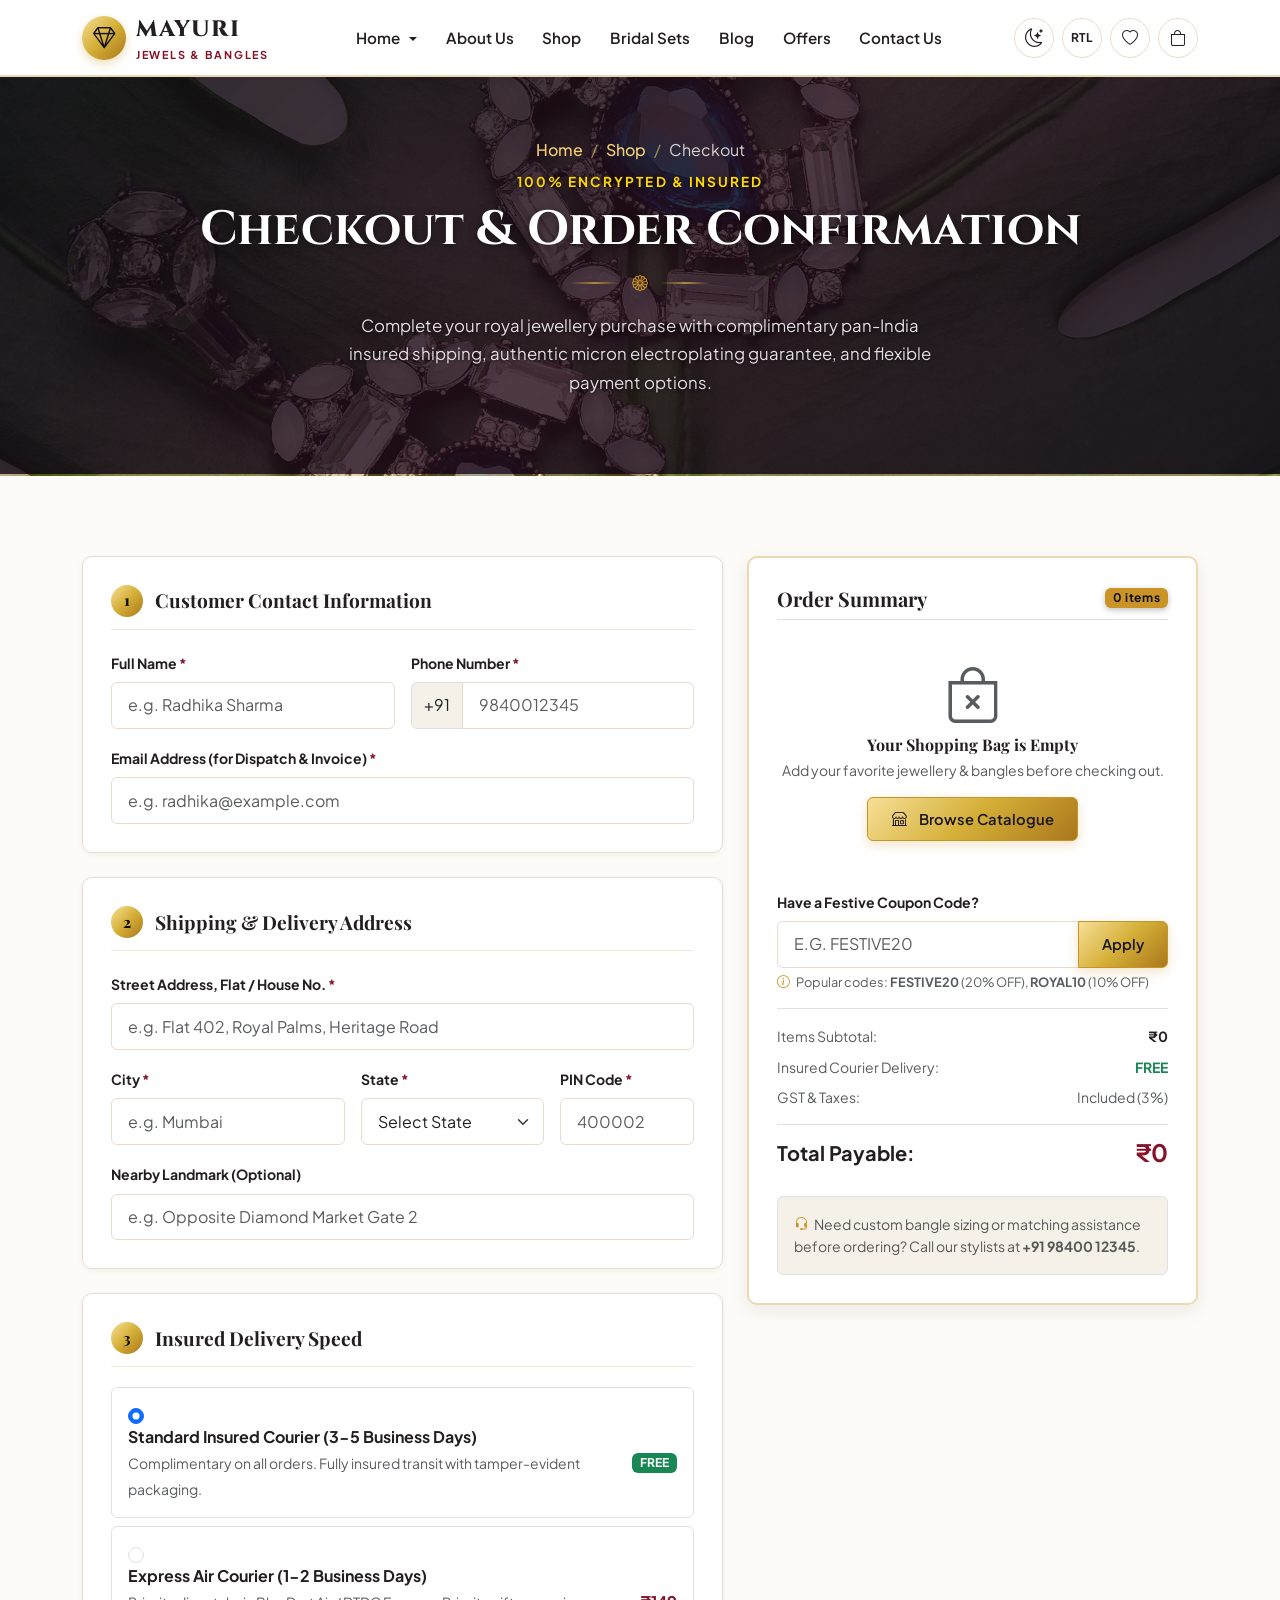
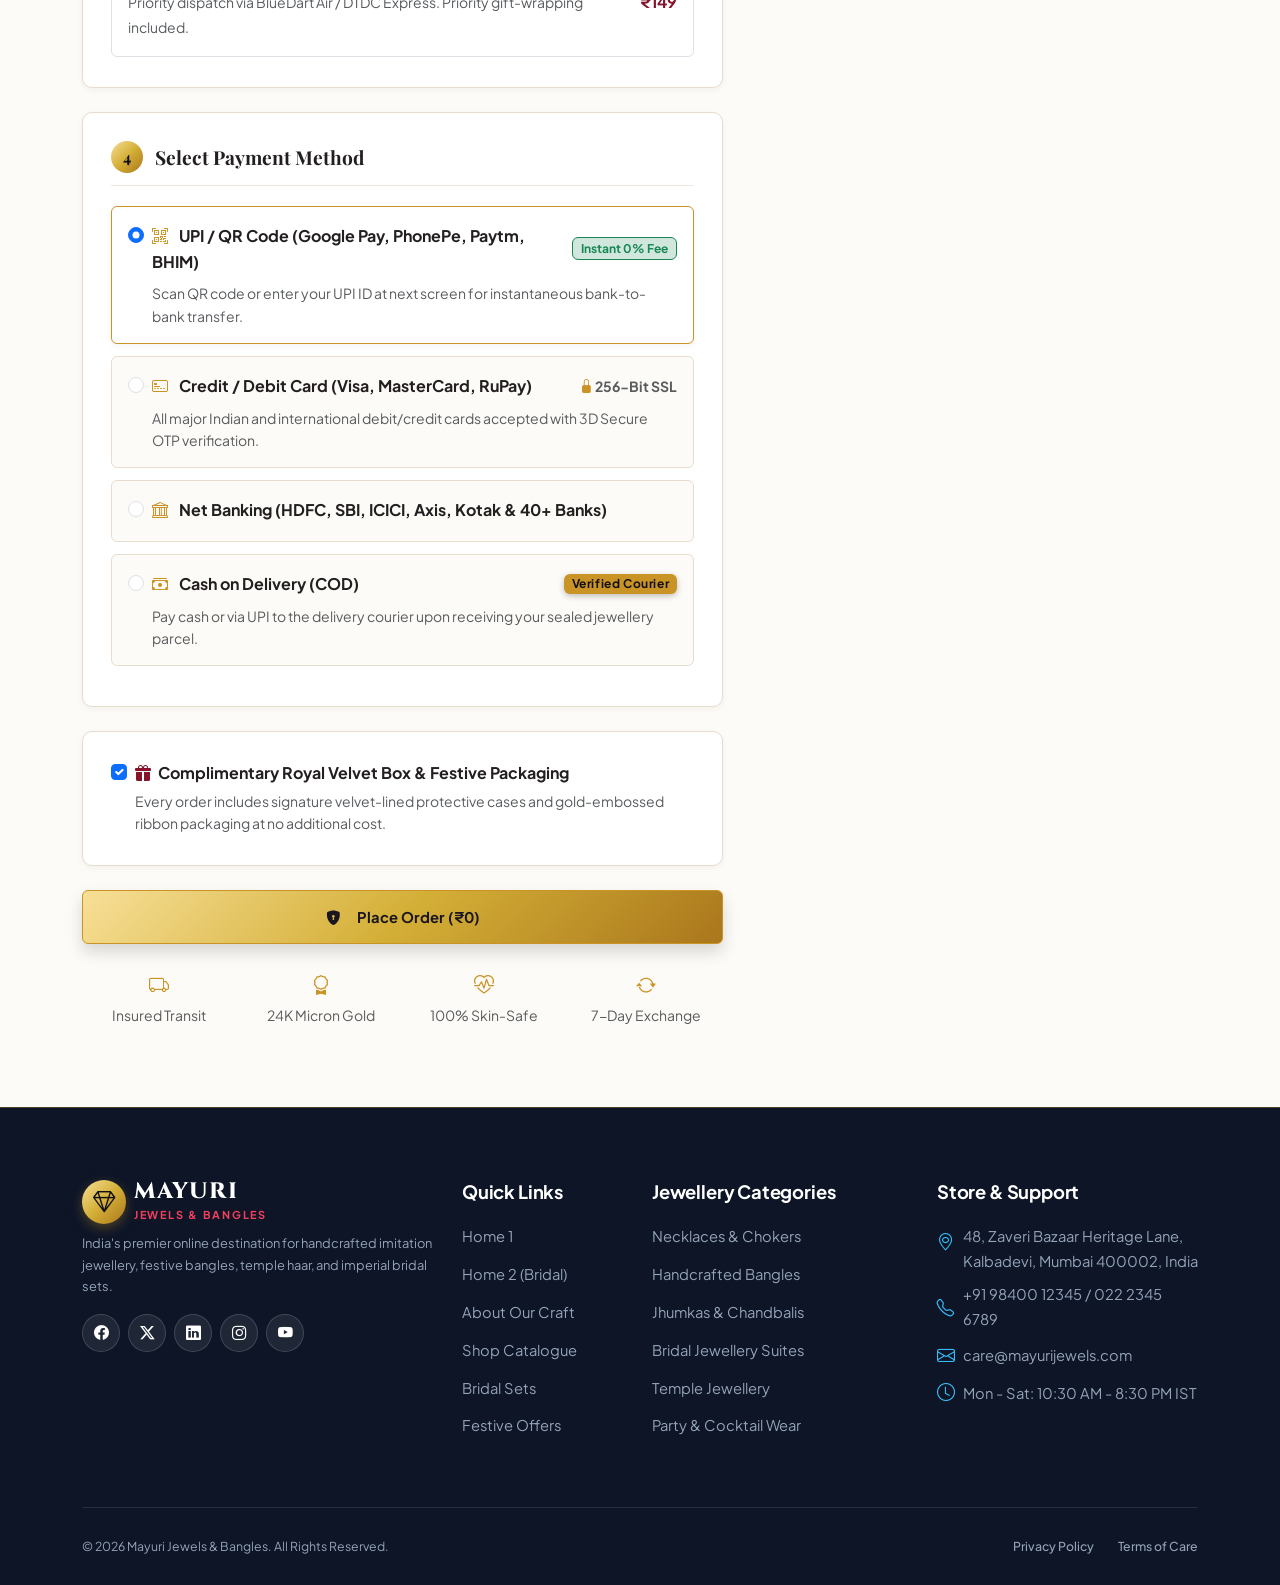
<file: checkout.html>
<!DOCTYPE html>
<html lang="en" data-bs-theme="light">

<head>
  <meta charset="UTF-8">
  <meta name="viewport" content="width=device-width, initial-scale=1.0">
  <meta name="description"
    content="100% Secure Checkout for Mayuri Jewels & Bangles. Complete your imitation jewellery, festive bangles, and imperial bridal suite order with pan-India insured express delivery.">
  <title>Checkout &amp; Order Confirmation | Mayuri Jewels &amp; Bangles</title>

  <!-- Google Fonts -->
  <link rel="preconnect" href="https://fonts.googleapis.com">
  <link rel="preconnect" href="https://fonts.gstatic.com" crossorigin>
  <link
    href="https://fonts.googleapis.com/css2?family=Cinzel:wght@500;600;700;800&family=Playfair+Display:ital,wght@0,400;0,600;0,700;0,800;1,400&family=Plus+Jakarta+Sans:wght@300;400;500;600;700;800&display=swap"
    rel="stylesheet">

  <!-- Bootstrap 5.3.3 CSS -->
  <link href="https://cdn.jsdelivr.net/npm/bootstrap@5.3.3/dist/css/bootstrap.min.css" rel="stylesheet">
  <!-- Bootstrap Icons 1.11.3 -->
  <link href="https://cdn.jsdelivr.net/npm/bootstrap-icons@1.11.3/font/bootstrap-icons.min.css" rel="stylesheet">

  <!-- Custom Master Stylesheet -->
  <link rel="stylesheet" href="assets/css/style.css">
  <!-- Favicon -->
  <link rel="icon" type="image/svg+xml" href="data:image/svg+xml,<svg xmlns='http://www.w3.org/2000/svg' viewBox='0 0 100 100'><circle cx='50' cy='50' r='48' fill='%23c99326'/><circle cx='50' cy='50' r='38' fill='%2385142b'/><path d='M50 20 L58 42 L80 50 L58 58 L50 80 L42 58 L20 50 L42 42 Z' fill='%23fef8e7'/></svg>">
  <link rel="alternate icon" type="image/svg+xml" href="assets/images/favicon.svg">
</head>

<body>
  <!-- STICKY MASTER NAVBAR -->
  <nav class="navbar navbar-expand-lg navbar-jewel sticky-top">
    <div class="container">
      <a class="navbar-brand" href="index.html">
        <div class="brand-icon-wrap">
          <i class="bi bi-gem"></i>
        </div>
        <div>
          <span class="brand-title">Mayuri</span>
          <span class="brand-sub">Jewels &amp; Bangles</span>
        </div>
      </a>

      <!-- Mobile Action Controls -->
      <div class="d-flex align-items-center gap-2 d-lg-none">
        <button type="button" class="control-btn theme-toggle-btn" aria-label="Toggle Theme" title="Toggle Theme">
          <i class="bi bi-moon-stars"></i>
        </button>
        <button type="button" class="control-btn" data-bs-toggle="modal" data-bs-target="#wishlistModal" aria-label="View Wishlist" title="Wishlist">
          <i class="bi bi-heart"></i>
          <span class="control-badge wishlist-count-badge" style="display: none;">0</span>
        </button>
        <button type="button" class="control-btn" data-bs-toggle="offcanvas" data-bs-target="#cartOffcanvas" aria-label="View Shopping Cart" title="Cart">
          <i class="bi bi-bag"></i>
          <span class="control-badge cart-count-badge" style="display: none;">0</span>
        </button>
        <button class="navbar-toggler border-0 p-1" type="button" data-bs-toggle="collapse" data-bs-target="#navbarContent" aria-controls="navbarContent" aria-expanded="false" aria-label="Toggle navigation">
          <i class="bi bi-list fs-2 text-gold"></i>
        </button>
      </div>

      <!-- Navigation Links -->
      <div class="collapse navbar-collapse" id="navbarContent">
        <ul class="navbar-nav mx-auto mb-2 mb-lg-0">
          <li class="nav-item dropdown">
            <a class="nav-link dropdown-toggle" href="#" id="homeDropdown" role="button" aria-expanded="false">
              Home
            </a>
            <ul class="dropdown-menu" aria-labelledby="homeDropdown">
              <li><a class="dropdown-item" href="index.html"><i class="bi bi-house-door me-2 text-gold"></i> Home 1 — General Store</a></li>
              <li><a class="dropdown-item" href="index-2.html"><i class="bi bi-stars me-2 text-gold"></i> Home 2 — Festive &amp; Bridal</a></li>
            </ul>
          </li>
          <li class="nav-item">
            <a class="nav-link" href="about.html">About Us</a>
          </li>
          <li class="nav-item">
            <a class="nav-link" href="shop.html">Shop</a>
          </li>
          <li class="nav-item">
            <a class="nav-link" href="bridal-sets.html">Bridal Sets</a>
          </li>
          <li class="nav-item">
            <a class="nav-link" href="blog.html">Blog</a>
          </li>
          <li class="nav-item">
            <a class="nav-link" href="offers.html">Offers</a>
          </li>
          <li class="nav-item">
            <a class="nav-link" href="contact.html">Contact Us</a>
          </li>
        </ul>

        <!-- Desktop Action Controls -->
        <div class="d-none d-lg-flex align-items-center gap-2">
          <button type="button" class="control-btn theme-toggle-btn" title="Toggle Light and Dark Mode" aria-label="Toggle Theme">
            <i class="bi bi-moon-stars"></i>
          </button>
          <button type="button" class="control-btn rtl-toggle-btn" title="Toggle RTL Layout" aria-label="Toggle RTL">
            <span class="dir-text fw-bold" style="font-size: 0.75rem;">RTL</span>
          </button>
          <button type="button" class="control-btn" data-bs-toggle="modal" data-bs-target="#wishlistModal" title="View Wishlist" aria-label="Wishlist">
            <i class="bi bi-heart"></i>
            <span class="control-badge wishlist-count-badge" style="display: none;">0</span>
          </button>
          <button type="button" class="control-btn" data-bs-toggle="offcanvas" data-bs-target="#cartOffcanvas" title="View Cart" aria-label="Cart">
            <i class="bi bi-bag"></i>
            <span class="control-badge cart-count-badge" style="display: none;">0</span>
          </button>
        </div>
      </div>
    </div>
  </nav>

  <!-- CHECKOUT PAGE HEADER -->
  <header class="page-header-banner header-bg-shop">
    <div class="container text-center">
      <nav aria-label="breadcrumb">
        <ol class="breadcrumb justify-content-center small mb-2">
          <li class="breadcrumb-item"><a href="index.html">Home</a></li>
          <li class="breadcrumb-item"><a href="shop.html">Shop</a></li>
          <li class="breadcrumb-item active" aria-current="page">Checkout</li>
        </ol>
      </nav>
      <span class="section-subtitle">100% Encrypted &amp; Insured</span>
      <h1 class="display-5 fw-bold mb-2">Checkout &amp; Order Confirmation</h1>
      <div class="section-divider"><i class="bi bi-flower1"></i></div>
      <p class="mx-auto" style="max-width: 620px;">
        Complete your royal jewellery purchase with complimentary pan-India insured shipping, authentic micron electroplating guarantee, and flexible payment options.
      </p>
    </div>
  </header>

  <!-- CHECKOUT MAIN SECTION -->
  <main class="section-padding">
    <div class="container">
      <div class="row g-4">
        <!-- LEFT COLUMN: CHECKOUT MULTI-STEP FORM -->
        <div class="col-lg-7">
          <form id="checkoutOrderForm" novalidate>
            <!-- Step 1: Customer Contact Information -->
            <div class="checkout-card">
              <div class="checkout-step-title">
                <span class="checkout-step-badge">1</span>
                <span>Customer Contact Information</span>
              </div>
              <div class="row g-3">
                <div class="col-md-6">
                  <label for="checkoutName" class="form-label small fw-bold">Full Name <span class="text-crimson">*</span></label>
                  <input type="text" class="form-control" id="checkoutName" placeholder="e.g. Radhika Sharma" required>
                  <div class="invalid-feedback">Please enter your full name.</div>
                </div>
                <div class="col-md-6">
                  <label for="checkoutPhone" class="form-label small fw-bold">Phone Number <span class="text-crimson">*</span></label>
                  <div class="input-group">
                    <span class="input-group-text bg-cream text-dark border">+91</span>
                    <input type="tel" class="form-control" id="checkoutPhone" placeholder="9840012345" maxlength="10" required>
                  </div>
                  <div class="invalid-feedback">Please enter a valid 10-digit mobile number.</div>
                </div>
                <div class="col-12">
                  <label for="checkoutEmail" class="form-label small fw-bold">Email Address (for Dispatch &amp; Invoice) <span class="text-crimson">*</span></label>
                  <input type="email" class="form-control" id="checkoutEmail" placeholder="e.g. radhika@example.com" required>
                  <div class="invalid-feedback">Please provide a valid email address.</div>
                </div>
              </div>
            </div>

            <!-- Step 2: Shipping & Delivery Address -->
            <div class="checkout-card">
              <div class="checkout-step-title">
                <span class="checkout-step-badge">2</span>
                <span>Shipping &amp; Delivery Address</span>
              </div>
              <div class="row g-3">
                <div class="col-12">
                  <label for="checkoutAddress" class="form-label small fw-bold">Street Address, Flat / House No. <span class="text-crimson">*</span></label>
                  <input type="text" class="form-control" id="checkoutAddress" placeholder="e.g. Flat 402, Royal Palms, Heritage Road" required>
                  <div class="invalid-feedback">Please enter your complete address.</div>
                </div>
                <div class="col-md-5">
                  <label for="checkoutCity" class="form-label small fw-bold">City <span class="text-crimson">*</span></label>
                  <input type="text" class="form-control" id="checkoutCity" placeholder="e.g. Mumbai" required>
                  <div class="invalid-feedback">Please specify your city.</div>
                </div>
                <div class="col-md-4">
                  <label for="checkoutState" class="form-label small fw-bold">State <span class="text-crimson">*</span></label>
                  <select class="form-select" id="checkoutState" required>
                    <option value="" selected disabled>Select State</option>
                    <option value="Maharashtra">Maharashtra</option>
                    <option value="Delhi">Delhi NCR</option>
                    <option value="Gujarat">Gujarat</option>
                    <option value="Karnataka">Karnataka</option>
                    <option value="Rajasthan">Rajasthan</option>
                    <option value="West Bengal">West Bengal</option>
                    <option value="Tamil Nadu">Tamil Nadu</option>
                    <option value="Uttar Pradesh">Uttar Pradesh</option>
                    <option value="Telangana">Telangana</option>
                    <option value="Kerala">Kerala</option>
                    <option value="Punjab">Punjab</option>
                    <option value="Other">Other State / UT</option>
                  </select>
                  <div class="invalid-feedback">Please select your state.</div>
                </div>
                <div class="col-md-3">
                  <label for="checkoutPin" class="form-label small fw-bold">PIN Code <span class="text-crimson">*</span></label>
                  <input type="text" class="form-control" id="checkoutPin" placeholder="400002" maxlength="6" required>
                  <div class="invalid-feedback">Valid 6-digit PIN code required.</div>
                </div>
                <div class="col-12">
                  <label for="checkoutLandmark" class="form-label small fw-bold">Nearby Landmark (Optional)</label>
                  <input type="text" class="form-control" id="checkoutLandmark" placeholder="e.g. Opposite Diamond Market Gate 2">
                </div>
              </div>
            </div>

            <!-- Step 3: Delivery Speed Options -->
            <div class="checkout-card">
              <div class="checkout-step-title">
                <span class="checkout-step-badge">3</span>
                <span>Insured Delivery Speed</span>
              </div>
              <div class="form-check p-3 rounded border mb-2 bg-cream-subtle">
                <input class="form-check-input ms-0 me-2" type="radio" name="shippingMethod" id="shipStandard" value="standard" checked>
                <label class="form-check-label w-100 d-flex justify-content-between align-items-center" for="shipStandard">
                  <div>
                    <span class="fw-bold d-block">Standard Insured Courier (3-5 Business Days)</span>
                    <span class="small text-muted">Complimentary on all orders. Fully insured transit with tamper-evident packaging.</span>
                  </div>
                  <span class="badge bg-success text-white">FREE</span>
                </label>
              </div>
              <div class="form-check p-3 rounded border">
                <input class="form-check-input ms-0 me-2" type="radio" name="shippingMethod" id="shipExpress" value="express">
                <label class="form-check-label w-100 d-flex justify-content-between align-items-center" for="shipExpress">
                  <div>
                    <span class="fw-bold d-block">Express Air Courier (1-2 Business Days)</span>
                    <span class="small text-muted">Priority dispatch via BlueDart Air / DTDC Express. Priority gift-wrapping included.</span>
                  </div>
                  <span class="fw-bold text-crimson">₹149</span>
                </label>
              </div>
            </div>

            <!-- Step 4: Payment Methods -->
            <div class="checkout-card">
              <div class="checkout-step-title">
                <span class="checkout-step-badge">4</span>
                <span>Select Payment Method</span>
              </div>

              <!-- UPI Option -->
              <div class="payment-method-box selected">
                <div class="form-check">
                  <input class="form-check-input" type="radio" name="paymentMethod" id="payUPI" value="upi" checked>
                  <label class="form-check-label fw-bold d-flex justify-content-between align-items-center" for="payUPI">
                    <span><i class="bi bi-qr-code-scan text-gold me-2"></i> UPI / QR Code (Google Pay, PhonePe, Paytm, BHIM)</span>
                    <span class="badge bg-success-subtle text-success border border-success small">Instant 0% Fee</span>
                  </label>
                </div>
                <div class="mt-2 ps-4 small text-muted">
                  Scan QR code or enter your UPI ID at next screen for instantaneous bank-to-bank transfer.
                </div>
              </div>

              <!-- Cards Option -->
              <div class="payment-method-box">
                <div class="form-check">
                  <input class="form-check-input" type="radio" name="paymentMethod" id="payCard" value="card">
                  <label class="form-check-label fw-bold d-flex justify-content-between align-items-center" for="payCard">
                    <span><i class="bi bi-credit-card-2-front text-gold me-2"></i> Credit / Debit Card (Visa, MasterCard, RuPay)</span>
                    <span class="small text-muted"><i class="bi bi-lock-fill text-gold"></i> 256-Bit SSL</span>
                  </label>
                </div>
                <div class="mt-2 ps-4 small text-muted">
                  All major Indian and international debit/credit cards accepted with 3D Secure OTP verification.
                </div>
              </div>

              <!-- Net Banking -->
              <div class="payment-method-box">
                <div class="form-check">
                  <input class="form-check-input" type="radio" name="paymentMethod" id="payNetBanking" value="netbanking">
                  <label class="form-check-label fw-bold" for="payNetBanking">
                    <i class="bi bi-bank text-gold me-2"></i> Net Banking (HDFC, SBI, ICICI, Axis, Kotak &amp; 40+ Banks)
                  </label>
                </div>
              </div>

              <!-- Cash on Delivery -->
              <div class="payment-method-box">
                <div class="form-check">
                  <input class="form-check-input" type="radio" name="paymentMethod" id="payCOD" value="cod">
                  <label class="form-check-label fw-bold d-flex justify-content-between align-items-center" for="payCOD">
                    <span><i class="bi bi-cash-stack text-gold me-2"></i> Cash on Delivery (COD)</span>
                    <span class="badge bg-gold text-dark small">Verified Courier</span>
                  </label>
                </div>
                <div class="mt-2 ps-4 small text-muted">
                  Pay cash or via UPI to the delivery courier upon receiving your sealed jewellery parcel.
                </div>
              </div>
            </div>

            <!-- Step 5: Complimentary Festive Gifting -->
            <div class="checkout-card">
              <div class="form-check">
                <input class="form-check-input" type="checkbox" id="giftPackagingCheck" checked>
                <label class="form-check-label fw-bold" for="giftPackagingCheck">
                  <i class="bi bi-gift-fill text-crimson me-1"></i> Complimentary Royal Velvet Box &amp; Festive Packaging
                </label>
                <div class="small text-muted mt-1">
                  Every order includes signature velvet-lined protective cases and gold-embossed ribbon packaging at no additional cost.
                </div>
              </div>
            </div>

            <!-- Submit Button -->
            <button type="submit" class="btn btn-gold btn-lg w-100 py-3 fw-bold shadow" id="btnPlaceOrder">
              <i class="bi bi-shield-lock-fill me-2"></i>
              <span id="btnPlaceOrderText">Place Order</span>
            </button>

            <!-- Trust Badges Under Button -->
            <div class="row g-2 text-center mt-3 small text-muted">
              <div class="col-6 col-md-3">
                <i class="bi bi-truck text-gold d-block fs-5 mb-1"></i>
                <span>Insured Transit</span>
              </div>
              <div class="col-6 col-md-3">
                <i class="bi bi-award text-gold d-block fs-5 mb-1"></i>
                <span>24K Micron Gold</span>
              </div>
              <div class="col-6 col-md-3">
                <i class="bi bi-heart-pulse text-gold d-block fs-5 mb-1"></i>
                <span>100% Skin-Safe</span>
              </div>
              <div class="col-6 col-md-3">
                <i class="bi bi-arrow-repeat text-gold d-block fs-5 mb-1"></i>
                <span>7-Day Exchange</span>
              </div>
            </div>
          </form>
        </div>

        <!-- RIGHT COLUMN: ORDER SUMMARY & COUPONS -->
        <div class="col-lg-5">
          <div class="checkout-summary-box">
            <div class="d-flex justify-content-between align-items-center mb-3 pb-2 border-bottom">
              <h5 class="fw-bold mb-0">Order Summary</h5>
              <span class="badge bg-gold text-dark fw-bold"><span id="checkoutItemCount">0</span> items</span>
            </div>

            <!-- Live Cart Items List -->
            <div id="checkoutCartItems" class="mb-4" style="max-height: 380px; overflow-y: auto;">
              <!-- Dynamically populated by main.js from localStorage cart -->
            </div>

            <!-- Coupon Code Section -->
            <div class="mb-3">
              <label for="checkoutCouponCode" class="form-label small fw-bold">Have a Festive Coupon Code?</label>
              <div class="input-group">
                <input type="text" class="form-control text-uppercase" id="checkoutCouponCode" placeholder="e.g. FESTIVE20">
                <button type="button" class="btn btn-gold" id="btnApplyCoupon">Apply</button>
              </div>
              <div id="couponFeedback" class="small mt-1"></div>
              <div class="small text-muted mt-1" style="font-size: 0.8rem;">
                <i class="bi bi-info-circle me-1 text-gold"></i> Popular codes: <strong>FESTIVE20</strong> (20% OFF), <strong>ROYAL10</strong> (10% OFF)
              </div>
            </div>

            <!-- Price Breakdown Calculation Table -->
            <div class="border-top pt-3">
              <div class="d-flex justify-content-between mb-2 small">
                <span class="text-muted">Items Subtotal:</span>
                <span class="fw-bold" id="checkoutSubtotal">₹0</span>
              </div>
              <div class="d-flex justify-content-between mb-2 small text-success d-none" id="checkoutDiscountRow">
                <span>Festive Coupon Discount:</span>
                <span class="fw-bold" id="checkoutDiscount">-₹0</span>
              </div>
              <div class="d-flex justify-content-between mb-2 small">
                <span class="text-muted">Insured Courier Delivery:</span>
                <span class="fw-bold text-success" id="checkoutShipping">FREE</span>
              </div>
              <div class="d-flex justify-content-between mb-3 small">
                <span class="text-muted">GST &amp; Taxes:</span>
                <span class="text-muted">Included (3%)</span>
              </div>
              <div class="d-flex justify-content-between align-items-center pt-2 border-top">
                <span class="fw-bold fs-5">Total Payable:</span>
                <span class="fw-bold fs-4 text-crimson" id="checkoutGrandTotal">₹0</span>
              </div>
            </div>

            <!-- Help Notice -->
            <div class="mt-4 p-3 bg-cream rounded small border text-muted">
              <i class="bi bi-headset text-gold me-1"></i> Need custom bangle sizing or matching assistance before ordering? Call our stylists at <strong>+91 98400 12345</strong>.
            </div>
          </div>
        </div>
      </div>
    </div>
  </main>

  <!-- ORDER SUCCESS CONFIRMATION MODAL -->
  <div class="modal fade" id="orderSuccessModal" tabindex="-1" aria-labelledby="orderSuccessModalLabel" aria-hidden="true" data-bs-backdrop="static">
    <div class="modal-dialog modal-dialog-centered">
      <div class="modal-content border-gold">
        <div class="modal-body text-center p-4 p-md-5">
          <div class="order-success-icon">
            <i class="bi bi-check2-circle"></i>
          </div>
          <span class="badge bg-gold text-dark mb-2 text-uppercase fw-bold letter-spacing-1">Order Confirmed</span>
          <h3 class="display-6 fw-bold mb-2">Thank You for Your Order!</h3>
          <p class="text-muted mb-4">
            Congratulations, <strong id="orderConfirmedName">Valued Customer</strong>! Your royal jewellery ensemble is being carefully inspected, packed in signature velvet boxes, and prepared for insured transit.
          </p>

          <div class="bg-cream p-3 rounded text-start mb-4 border">
            <div class="d-flex justify-content-between mb-1 small">
              <span class="text-muted">Order Reference ID:</span>
              <strong id="orderConfirmedId" class="text-crimson">MJB-2026-00000</strong>
            </div>
            <div class="d-flex justify-content-between mb-1 small">
              <span class="text-muted">Estimated Delivery:</span>
              <strong>3-4 Business Days</strong>
            </div>
            <div class="d-flex justify-content-between small">
              <span class="text-muted">Invoice Sent To:</span>
              <strong id="orderConfirmedEmail">your.email@example.com</strong>
            </div>
          </div>

          <div class="d-flex flex-column flex-sm-row gap-2 justify-content-center">
            <a href="shop.html" class="btn btn-gold btn-lg px-4"><i class="bi bi-bag-heart me-1"></i> Continue Shopping</a>
            <a href="index.html" class="btn btn-outline-secondary btn-lg px-4"><i class="bi bi-house me-1"></i> Return Home</a>
          </div>
        </div>
      </div>
    </div>
  </div>

  <!-- OFFCANVAS CART DRAWER -->
  <div class="offcanvas offcanvas-end" tabindex="-1" id="cartOffcanvas" aria-labelledby="cartOffcanvasLabel">
    <div class="offcanvas-header border-bottom">
      <h5 class="offcanvas-title fw-bold" id="cartOffcanvasLabel">
        <i class="bi bi-bag-heart text-gold me-2"></i>Shopping Bag (<span class="cart-count-badge">0</span>)
      </h5>
      <button type="button" class="btn-close" data-bs-dismiss="offcanvas" aria-label="Close"></button>
    </div>
    <div class="offcanvas-body d-flex flex-column p-3">
      <div class="free-shipping-card p-3 mb-3 rounded" style="background: var(--bg-secondary);">
        <div class="d-flex justify-content-between small mb-1">
          <span id="freeShippingText">Add items to unlock Free Shipping!</span>
          <span class="fw-bold">₹1,999 Target</span>
        </div>
        <div class="progress" style="height: 6px;">
          <div id="freeShippingProgress" class="progress-bar bg-gold" role="progressbar" style="width: 0%;" aria-valuenow="0" aria-valuemin="0" aria-valuemax="100"></div>
        </div>
      </div>

      <div id="cartItemsContainer" class="flex-grow-1 overflow-auto pe-1"></div>

      <div id="cartEmptyNotice" class="text-center py-5 my-auto" style="display: none;">
        <i class="bi bi-bag-x display-4 text-muted mb-3 d-block"></i>
        <h6 class="fw-bold">Your Bag is Empty</h6>
        <p class="text-muted small">Explore our festive bangles and imperial necklace collections!</p>
        <a href="shop.html" class="btn btn-gold btn-sm mt-2" data-bs-dismiss="offcanvas">Start Shopping</a>
      </div>

      <div id="cartFooter" class="border-top pt-3 mt-auto">
        <div class="d-flex justify-content-between mb-2">
          <span class="text-muted">Subtotal:</span>
          <span class="fw-bold" id="cartSubtotal">₹0</span>
        </div>
        <div class="d-flex justify-content-between mb-3">
          <span class="fw-bold fs-5">Estimated Total:</span>
          <span class="fw-bold fs-5 text-crimson" id="cartTotal">₹0</span>
        </div>
        <div class="d-grid gap-2">
          <a href="checkout.html" class="btn btn-gold btn-lg btn-proceed-checkout" id="btnCheckout">
            <i class="bi bi-lock-fill"></i> Proceed to Checkout
          </a>
          <a href="shop.html" class="btn btn-outline-secondary btn-sm" data-bs-dismiss="offcanvas">Continue Shopping</a>
        </div>
      </div>
    </div>
  </div>

  <!-- WISHLIST MODAL -->
  <div class="modal fade" id="wishlistModal" tabindex="-1" aria-labelledby="wishlistModalLabel" aria-hidden="true">
    <div class="modal-dialog modal-dialog-centered modal-lg">
      <div class="modal-content">
        <div class="modal-header border-bottom">
          <h5 class="modal-title fw-bold" id="wishlistModalLabel">
            <i class="bi bi-heart-fill text-crimson me-2"></i>My Wishlist (<span class="wishlist-count-badge">0</span>)
          </h5>
          <button type="button" class="btn-close" data-bs-dismiss="modal" aria-label="Close"></button>
        </div>
        <div class="modal-body p-3">
          <div id="wishlistItemsContainer"></div>
          <div id="wishlistEmptyNotice" class="text-center py-5" style="display: none;">
            <i class="bi bi-heart display-4 text-muted mb-3 d-block"></i>
            <h6 class="fw-bold">Your Wishlist is Empty</h6>
            <p class="text-muted small">Save your favourite bridal suites and kadas to view them anytime!</p>
            <a href="shop.html" class="btn btn-gold btn-sm" data-bs-dismiss="modal">Browse Jewellery</a>
          </div>
        </div>
      </div>
    </div>
  </div>

  <!-- SITE FOOTER -->
  <footer class="site-footer">
    <div class="container">
      <div class="row g-4 justify-content-between">
        <div class="col-lg-4 col-md-6">
          <div class="footer-brand mb-3">
            <div class="d-flex align-items-center gap-2 mb-2">
              <div class="brand-icon-wrap">
                <i class="bi bi-gem"></i>
              </div>
              <div>
                <span class="brand-title">Mayuri</span>
                <span class="brand-sub">Jewels &amp; Bangles</span>
              </div>
            </div>
            <p class="text-muted small">
              India's premier online destination for handcrafted imitation jewellery, festive bangles, temple haar, and imperial bridal sets.
            </p>
          </div>
          <div class="social-links d-flex gap-2 mt-3">
            <a href="https://facebook.com" target="_blank" rel="noopener" class="social-icon" aria-label="Facebook"><i class="bi bi-facebook"></i></a>
            <a href="https://twitter.com" target="_blank" rel="noopener" class="social-icon" aria-label="X / Twitter"><i class="bi bi-twitter-x"></i></a>
            <a href="https://linkedin.com" target="_blank" rel="noopener" class="social-icon" aria-label="LinkedIn"><i class="bi bi-linkedin"></i></a>
            <a href="https://instagram.com" target="_blank" rel="noopener" class="social-icon" aria-label="Instagram"><i class="bi bi-instagram"></i></a>
            <a href="https://youtube.com" target="_blank" rel="noopener" class="social-icon" aria-label="YouTube"><i class="bi bi-youtube"></i></a>
          </div>
        </div>

        <div class="col-lg-2 col-md-6 col-6">
          <h5 class="footer-heading">Quick Links</h5>
          <ul class="footer-links">
            <li><a href="index.html">Home 1</a></li>
            <li><a href="index-2.html">Home 2 (Bridal)</a></li>
            <li><a href="about.html">About Our Craft</a></li>
            <li><a href="shop.html">Shop Catalogue</a></li>
            <li><a href="bridal-sets.html">Bridal Sets</a></li>
            <li><a href="offers.html">Festive Offers</a></li>
          </ul>
        </div>

        <div class="col-lg-3 col-md-6 col-6">
          <h5 class="footer-heading">Jewellery Categories</h5>
          <ul class="footer-links">
            <li><a href="shop.html?cat=Necklaces">Necklaces &amp; Chokers</a></li>
            <li><a href="shop.html?cat=Bangles">Handcrafted Bangles</a></li>
            <li><a href="shop.html?cat=Earrings">Jhumkas &amp; Chandbalis</a></li>
            <li><a href="shop.html?cat=Bridal%20Sets">Bridal Jewellery Suites</a></li>
            <li><a href="shop.html?cat=Traditional%20Jewellery">Temple Jewellery</a></li>
            <li><a href="shop.html?cat=Party%20Wear%20Jewellery">Party &amp; Cocktail Wear</a></li>
          </ul>
        </div>

        <div class="col-lg-3 col-md-6">
          <h5 class="footer-heading">Store &amp; Support</h5>
          <ul class="footer-links">
            <li class="d-flex align-items-start gap-2 text-muted small mb-2">
              <i class="bi bi-geo-alt mt-1"></i>
              <span>48, Zaveri Bazaar Heritage Lane, Kalbadevi, Mumbai 400002, India</span>
            </li>
            <li class="d-flex align-items-center gap-2 text-muted small mb-2">
              <i class="bi bi-telephone"></i>
              <span>+91 98400 12345 / 022 2345 6789</span>
            </li>
            <li class="d-flex align-items-center gap-2 text-muted small mb-2">
              <i class="bi bi-envelope"></i>
              <span>care@mayurijewels.com</span>
            </li>
            <li class="d-flex align-items-center gap-2 text-muted small">
              <i class="bi bi-clock"></i>
              <span>Mon - Sat: 10:30 AM - 8:30 PM IST</span>
            </li>
          </ul>
        </div>
      </div>

      <div class="footer-bottom d-flex flex-column flex-md-row justify-content-between align-items-center gap-3">
        <p class="small mb-0">&copy; 2026 Mayuri Jewels &amp; Bangles. All Rights Reserved.</p>
        <div class="footer-legal-links d-flex align-items-center gap-4 small">
          <a href="privacy-policy.html" class="footer-legal-link">Privacy Policy</a>
          <a href="terms-of-care.html" class="footer-legal-link">Terms of Care</a>
        </div>
      </div>
    </div>
  </footer>

  <!-- Bootstrap 5.3.3 JS Bundle -->
  <script src="https://cdn.jsdelivr.net/npm/bootstrap@5.3.3/dist/js/bootstrap.bundle.min.js"></script>
  <!-- Products Data -->
  <script src="assets/js/products-data.js"></script>
  <!-- Master Application Script -->
  <script src="assets/js/main.js"></script>
</body>

</html>
</file>
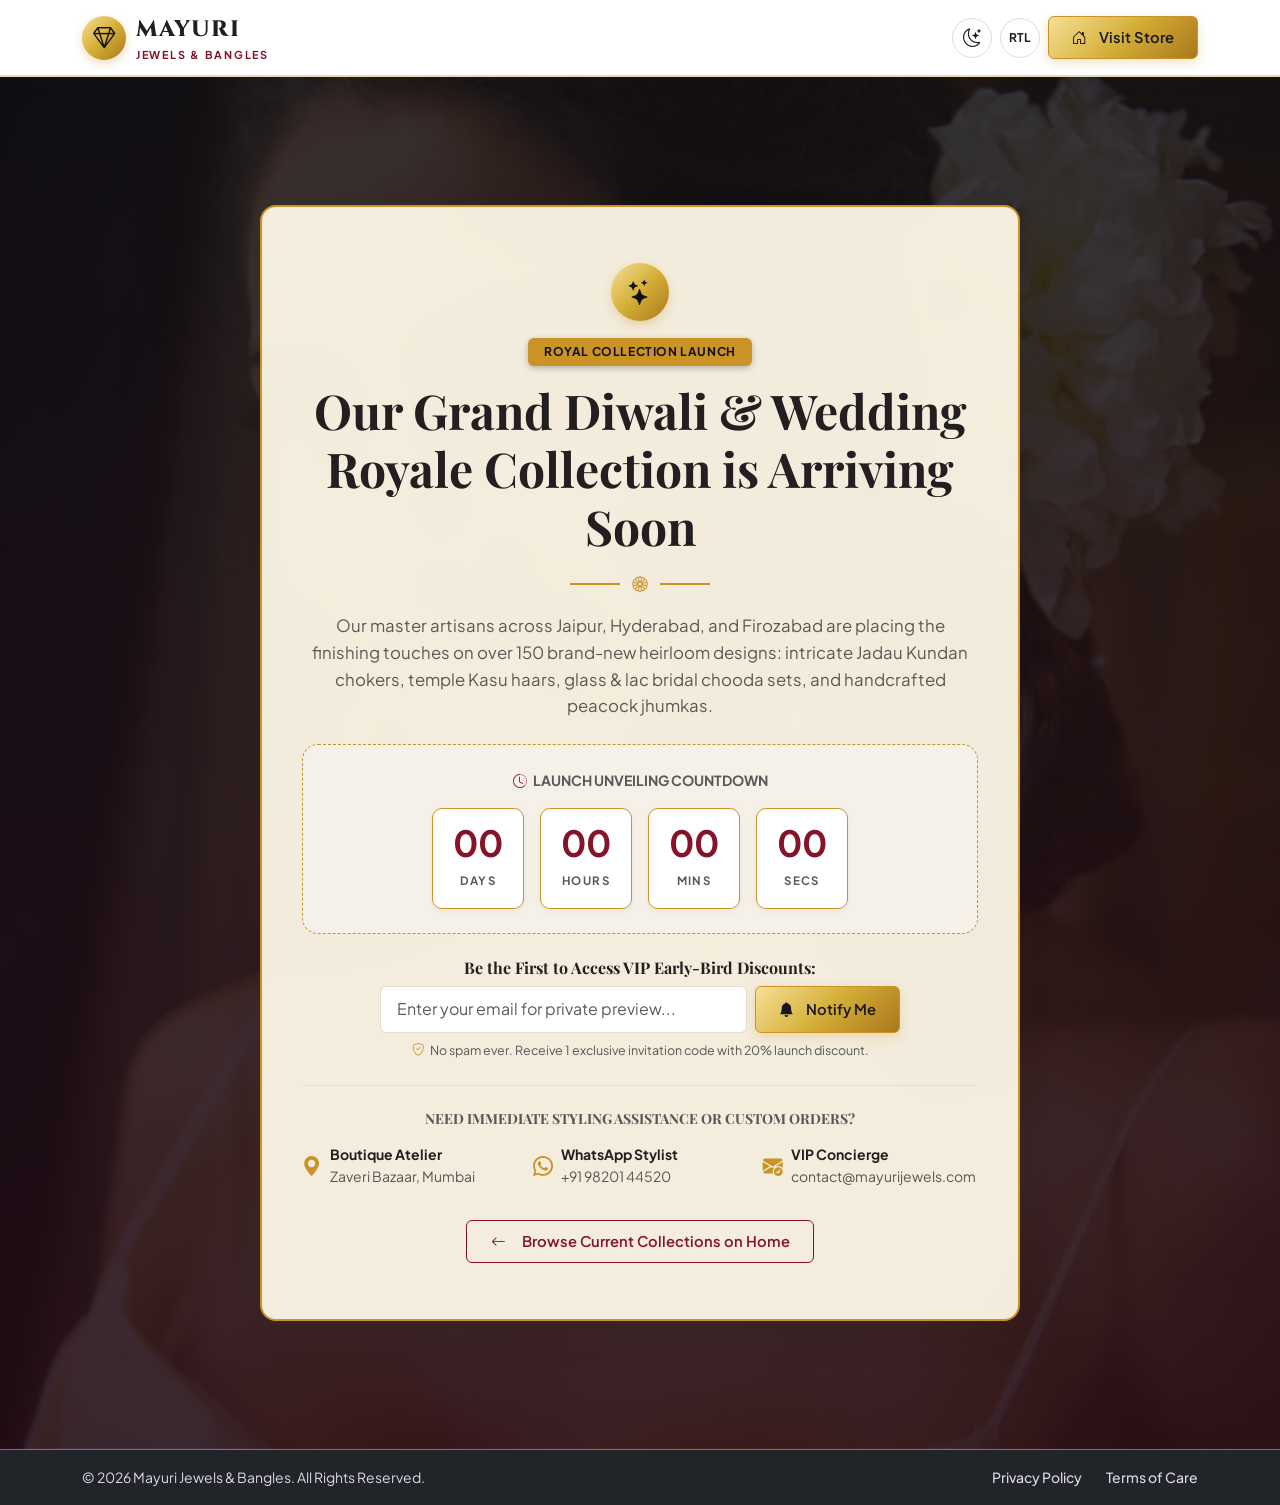
<file: coming-soon.html>
<!DOCTYPE html>
<html lang="en" dir="ltr" data-bs-theme="light">
<head>
  <meta charset="UTF-8">
  <meta name="viewport" content="width=device-width, initial-scale=1.0">
  <title>Grand Royale Launch Coming Soon | Mayuri Jewels &amp; Bangles</title>
  <meta name="description" content="Our exclusive Diwali &amp; Bridal Royale imitation jewellery collection is launching soon. Subscribe for VIP preview access and early festive discounts.">
  <meta name="keywords" content="coming soon jewellery, bridal royale launch, imitation jewellery store, bangles launch, festive preview">

  <!-- Favicon -->
  <link rel="icon" type="image/svg+xml" href="data:image/svg+xml,<svg xmlns='http://www.w3.org/2000/svg' viewBox='0 0 100 100'><circle cx='50' cy='50' r='48' fill='%23c99326'/><circle cx='50' cy='50' r='38' fill='%2385142b'/><path d='M50 20 L58 42 L80 50 L58 58 L50 80 L42 58 L20 50 L42 42 Z' fill='%23fef8e7'/></svg>">

  <!-- Bootstrap 5.3 CSS & Icons -->
  <link rel="stylesheet" href="https://cdn.jsdelivr.net/npm/bootstrap@5.3.3/dist/css/bootstrap.min.css">
  <link rel="stylesheet" href="https://cdn.jsdelivr.net/npm/bootstrap-icons@1.11.3/font/bootstrap-icons.min.css">

  <!-- Custom Design System -->
  <link rel="stylesheet" href="assets/css/style.css">
</head>
<body class="d-flex flex-column min-vh-100">

  <!-- Single Fixed Navigation Bar -->
  <nav class="navbar navbar-expand navbar-jewel sticky-top">
    <div class="container d-flex justify-content-between align-items-center">
      <a class="navbar-brand" href="index.html">
        <div class="brand-icon-wrap"><i class="bi bi-gem"></i></div>
        <div>
          <span class="brand-title">Mayuri</span>
          <span class="brand-sub">Jewels &amp; Bangles</span>
        </div>
      </a>

      <!-- Quick Theme & RTL Controls -->
      <div class="d-flex align-items-center gap-2">
        <button type="button" class="control-btn theme-toggle-btn" title="Toggle Light and Dark Mode" aria-label="Toggle Theme"><i class="bi bi-moon-stars"></i></button>
        <button type="button" class="control-btn rtl-toggle-btn" title="Toggle RTL Layout" aria-label="Toggle RTL"><span class="dir-text fw-bold" style="font-size: 0.75rem;">RTL</span></button>
        <a href="index.html" class="btn btn-gold btn-sm d-none d-sm-inline-flex"><i class="bi bi-house-door me-1"></i> Visit Store</a>
      </div>
    </div>
  </nav>

  <!-- COMING SOON HERO BACKGROUND -->
  <main class="coming-soon-wrapper flex-grow-1 position-relative overflow-hidden" style="background-image: linear-gradient(rgba(18, 16, 21, 0.82), rgba(35, 12, 22, 0.88)), url('assets/images/bridal/bridal-regal-gold-designs.jpg');">
    <div class="container position-relative py-5" style="z-index: 2;">
      <div class="coming-soon-card">
        <!-- Brand Emblem -->
        <div class="brand-icon-wrap mx-auto mb-3" style="width: 58px; height: 58px; font-size: 1.6rem;">
          <i class="bi bi-stars"></i>
        </div>

        <span class="badge bg-gold text-dark fw-bold px-3 py-2 mb-3 text-uppercase letter-spacing-1">Royal Collection Launch</span>
        <h1 class="display-5 fw-bold mb-3">Our Grand Diwali &amp; Wedding Royale Collection is Arriving Soon</h1>
        <div class="section-divider"><i class="bi bi-flower1"></i></div>

        <p class="section-desc mb-4">
          Our master artisans across Jaipur, Hyderabad, and Firozabad are placing the finishing touches on over 150 brand-new heirloom designs: intricate Jadau Kundan chokers, temple Kasu haars, glass &amp; lac bridal chooda sets, and handcrafted peacock jhumkas.
        </p>

        <!-- Live Countdown Timer -->
        <div class="p-3 p-md-4 rounded-4 mb-4" style="background: var(--bg-secondary); border: 1.5px dashed var(--gold-primary);">
          <div class="small fw-bold text-muted text-uppercase mb-3 letter-spacing-1">
            <i class="bi bi-clock-history text-crimson me-1"></i> Launch Unveiling Countdown
          </div>
          <div class="countdown-container" data-countdown="2026-11-25T18:00:00">
            <div class="countdown-box">
              <span class="countdown-num timer-days">19</span>
              <span class="countdown-label">Days</span>
            </div>
            <div class="countdown-box">
              <span class="countdown-num timer-hours">11</span>
              <span class="countdown-label">Hours</span>
            </div>
            <div class="countdown-box">
              <span class="countdown-num timer-mins">28</span>
              <span class="countdown-label">Mins</span>
            </div>
            <div class="countdown-box">
              <span class="countdown-num timer-secs">45</span>
              <span class="countdown-label">Secs</span>
            </div>
          </div>
        </div>

        <!-- VIP Notify Sign-Up Form -->
        <div class="max-w-500 mx-auto mb-4" style="max-width: 520px;">
          <h6 class="fw-bold mb-2">Be the First to Access VIP Early-Bird Discounts:</h6>
          <form id="comingSoonNotifyForm" class="d-flex flex-column flex-sm-row gap-2">
            <input type="email" id="notifyEmail" class="form-control" placeholder="Enter your email for private preview..." required aria-label="Email address for VIP preview">
            <button type="submit" class="btn btn-gold text-nowrap">
              <i class="bi bi-bell-fill me-1"></i> Notify Me
            </button>
          </form>
          <div id="notifySuccessAlert" class="mt-3 d-none"></div>
          <span class="small text-muted d-block mt-2" style="font-size: 0.78rem;">
            <i class="bi bi-shield-check text-gold me-1"></i> No spam ever. Receive 1 exclusive invitation code with 20% launch discount.
          </span>
        </div>

        <!-- Boutique Contact Information -->
        <div class="pt-4 border-top border-subtle">
          <h6 class="text-uppercase fw-bold text-muted small mb-3 letter-spacing-1">Need Immediate Styling Assistance or Custom Orders?</h6>
          <div class="row g-3 text-start small">
            <div class="col-md-4">
              <div class="d-flex align-items-center gap-2">
                <i class="bi bi-geo-alt-fill text-gold fs-5"></i>
                <div>
                  <strong>Boutique Atelier</strong>
                  <div class="text-muted">Zaveri Bazaar, Mumbai</div>
                </div>
              </div>
            </div>
            <div class="col-md-4">
              <div class="d-flex align-items-center gap-2">
                <i class="bi bi-whatsapp text-gold fs-5"></i>
                <div>
                  <strong>WhatsApp Stylist</strong>
                  <div class="text-muted">+91 98201 44520</div>
                </div>
              </div>
            </div>
            <div class="col-md-4">
              <div class="d-flex align-items-center gap-2">
                <i class="bi bi-envelope-check-fill text-gold fs-5"></i>
                <div>
                  <strong>VIP Concierge</strong>
                  <div class="text-muted">contact@mayurijewels.com</div>
                </div>
              </div>
            </div>
          </div>
        </div>

        <!-- Return to Home CTA -->
        <div class="mt-4 pt-2">
          <a href="index.html" class="btn btn-outline-crimson">
            <i class="bi bi-arrow-left me-2"></i> Browse Current Collections on Home
          </a>
        </div>
      </div>
    </div>
  </main>

  <!-- Clean Minimal Footer -->
  <footer class="py-3 bg-dark text-center small border-top border-secondary">
    <div class="container d-flex flex-column flex-sm-row justify-content-between align-items-center gap-3">
      <div>&copy; 2026 Mayuri Jewels &amp; Bangles. All Rights Reserved.</div>
      <div class="footer-legal-links d-flex align-items-center gap-4">
        <a href="privacy-policy.html" class="footer-legal-link">Privacy Policy</a>
        <a href="terms-of-care.html" class="footer-legal-link">Terms of Care</a>
      </div>
    </div>
  </footer>

  <!-- Privacy Policy Modal -->
  <div class="modal fade" id="privacyPolicyModal" tabindex="-1" aria-labelledby="privacyPolicyModalLabel" aria-hidden="true">
    <div class="modal-dialog modal-dialog-centered modal-dialog-scrollable">
      <div class="modal-content bg-card border-gold">
        <div class="modal-header border-bottom border-subtle">
          <h5 class="modal-title fw-bold" id="privacyPolicyModalLabel">
            <i class="bi bi-shield-lock-fill text-gold me-2"></i> Privacy Policy
          </h5>
          <button type="button" class="btn-close" data-bs-dismiss="modal" aria-label="Close"></button>
        </div>
        <div class="modal-body p-4 small">
          <h6 class="fw-bold mb-2">1. Information Collection</h6>
          <p class="text-muted mb-3">We collect customer names, shipping addresses, phone numbers, and email IDs solely to fulfill jewellery orders, provide dispatch tracking, and send requested styling consultations.</p>

          <h6 class="fw-bold mb-2">2. Payment Security</h6>
          <p class="text-muted mb-3">We do not store your debit/credit card numbers or UPI PINs. All financial transactions are processed securely through certified, encrypted 256-bit payment gateways.</p>

          <h6 class="fw-bold mb-2">3. Zero Third-Party Sharing</h6>
          <p class="text-muted mb-3">Your personal contact information is never sold, leased, or distributed to any third-party marketing agencies.</p>

          <h6 class="fw-bold mb-2">4. Cookies &amp; Preferences</h6>
          <p class="text-muted mb-0">We use local browser storage strictly to preserve your cart items, saved wishlist, and theme preferences across visits.</p>
        </div>
        <div class="modal-footer border-top border-subtle">
          <button type="button" class="btn btn-gold btn-sm" data-bs-dismiss="modal">I Understand</button>
        </div>
      </div>
    </div>
  </div>

  <!-- Terms of Care Modal -->
  <div class="modal fade" id="termsOfCareModal" tabindex="-1" aria-labelledby="termsOfCareModalLabel" aria-hidden="true">
    <div class="modal-dialog modal-dialog-centered modal-dialog-scrollable">
      <div class="modal-content bg-card border-gold">
        <div class="modal-header border-bottom border-subtle">
          <h5 class="modal-title fw-bold" id="termsOfCareModalLabel">
            <i class="bi bi-gem text-gold me-2"></i> Terms of Care &amp; Service
          </h5>
          <button type="button" class="btn-close" data-bs-dismiss="modal" aria-label="Close"></button>
        </div>
        <div class="modal-body p-4 small">
          <h6 class="fw-bold mb-2">1. Jewellery Care Instructions</h6>
          <p class="text-muted mb-3">Keep all imitation, Kundan, and lac jewellery away from direct contact with perfumes, sanitizers, hairsprays, and water. Wipe gently with a dry, soft cotton cloth after every wear before storing.</p>

          <h6 class="fw-bold mb-2">2. Storage Recommendation</h6>
          <p class="text-muted mb-3">Always store ornaments in airtight ziplock pouches or inside the complimentary Mayuri velvet box. Avoid velvet foam cases that retain atmospheric moisture.</p>

          <h6 class="fw-bold mb-2">3. 7-Day Replacement Guarantee</h6>
          <p class="text-muted mb-3">In the unlikely event of damage during transit, record an unboxing video and report it to our customer care within 7 days of delivery for immediate, hassle-free replacement.</p>

          <h6 class="fw-bold mb-2">4. Plating &amp; Color Longevity</h6>
          <p class="text-muted mb-0">Our 24K and antique micron plating is engineered for long-lasting festive wear. Natural oxidation depends on skin chemistry and humidity; proper care ensures years of radiant shine.</p>
        </div>
        <div class="modal-footer border-top border-subtle">
          <button type="button" class="btn btn-gold btn-sm" data-bs-dismiss="modal">Close &amp; Continue Shopping</button>
        </div>
      </div>
    </div>
  </div>

  <div class="jewel-toast-container"></div>

  <script src="https://cdn.jsdelivr.net/npm/bootstrap@5.3.3/dist/js/bootstrap.bundle.min.js"></script>
  <script src="assets/js/products-data.js"></script>
  <script src="assets/js/main.js"></script>
</body>
</html>
</file>
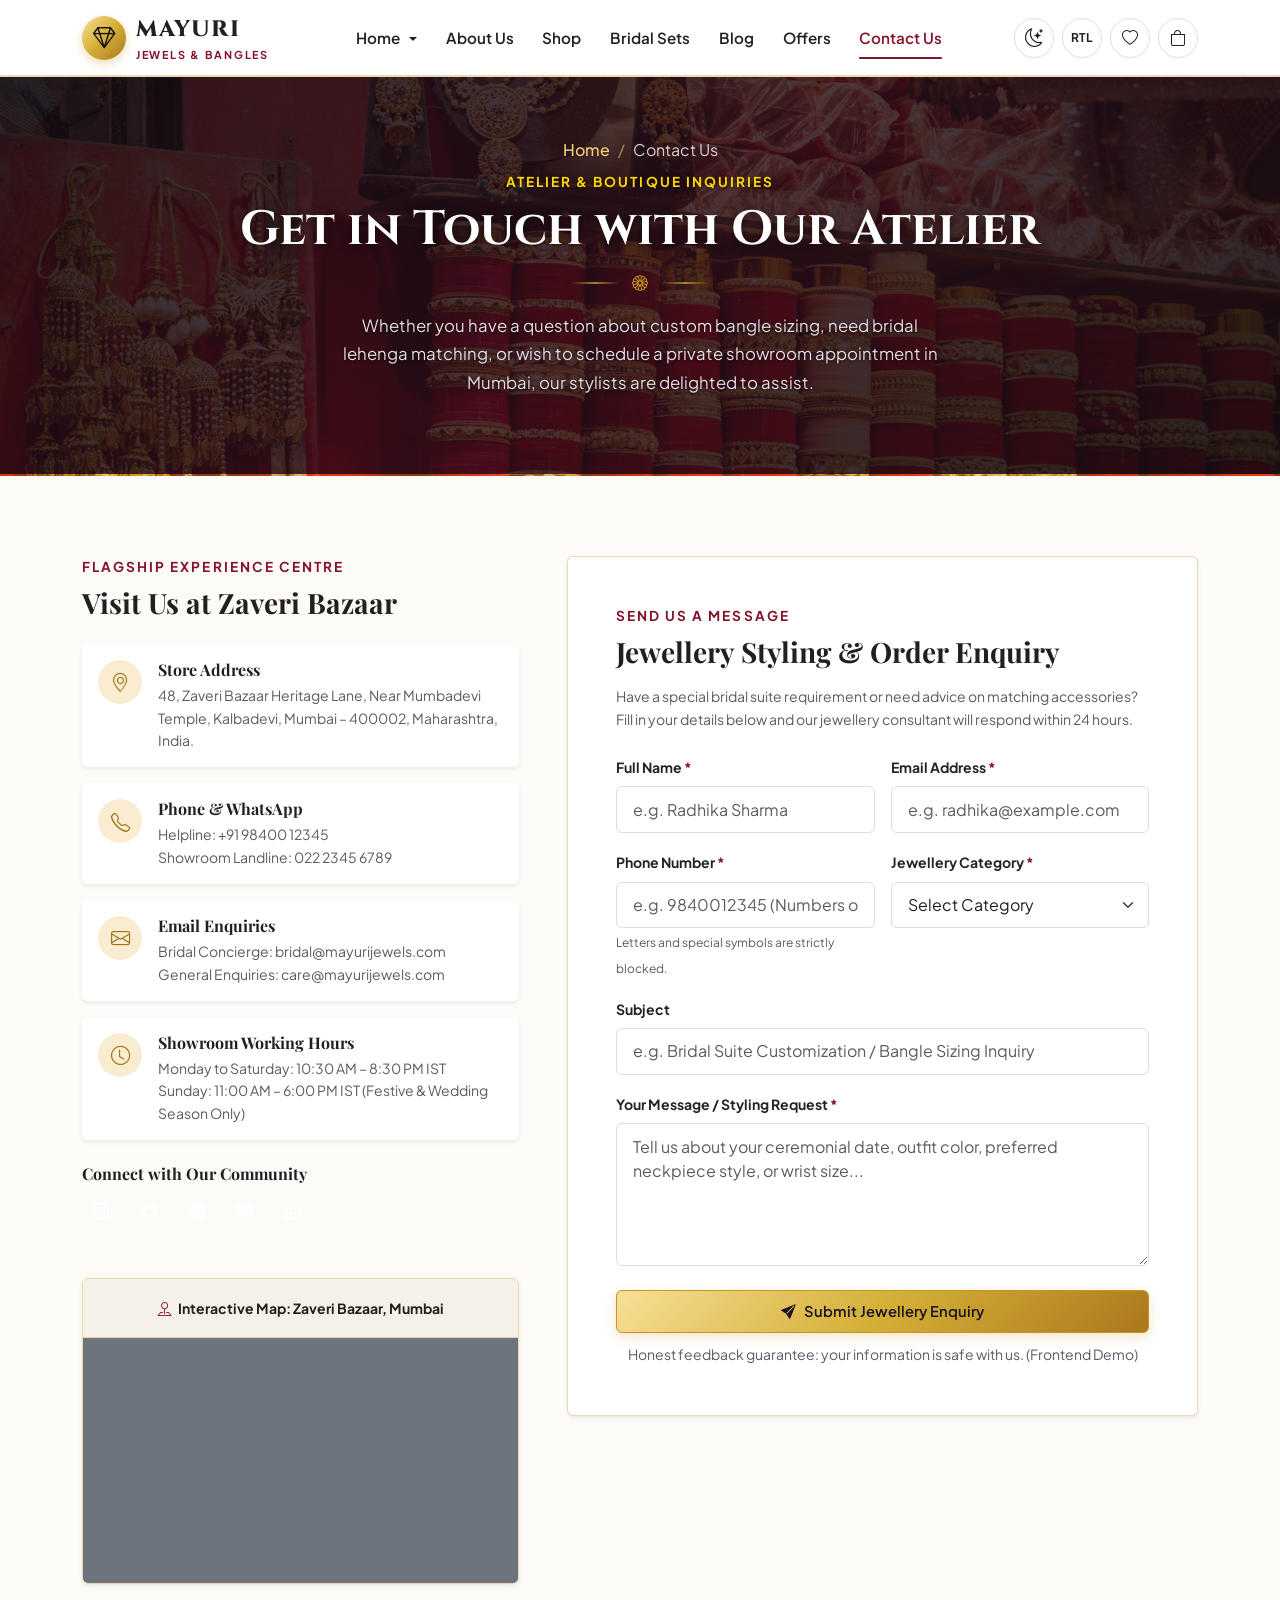
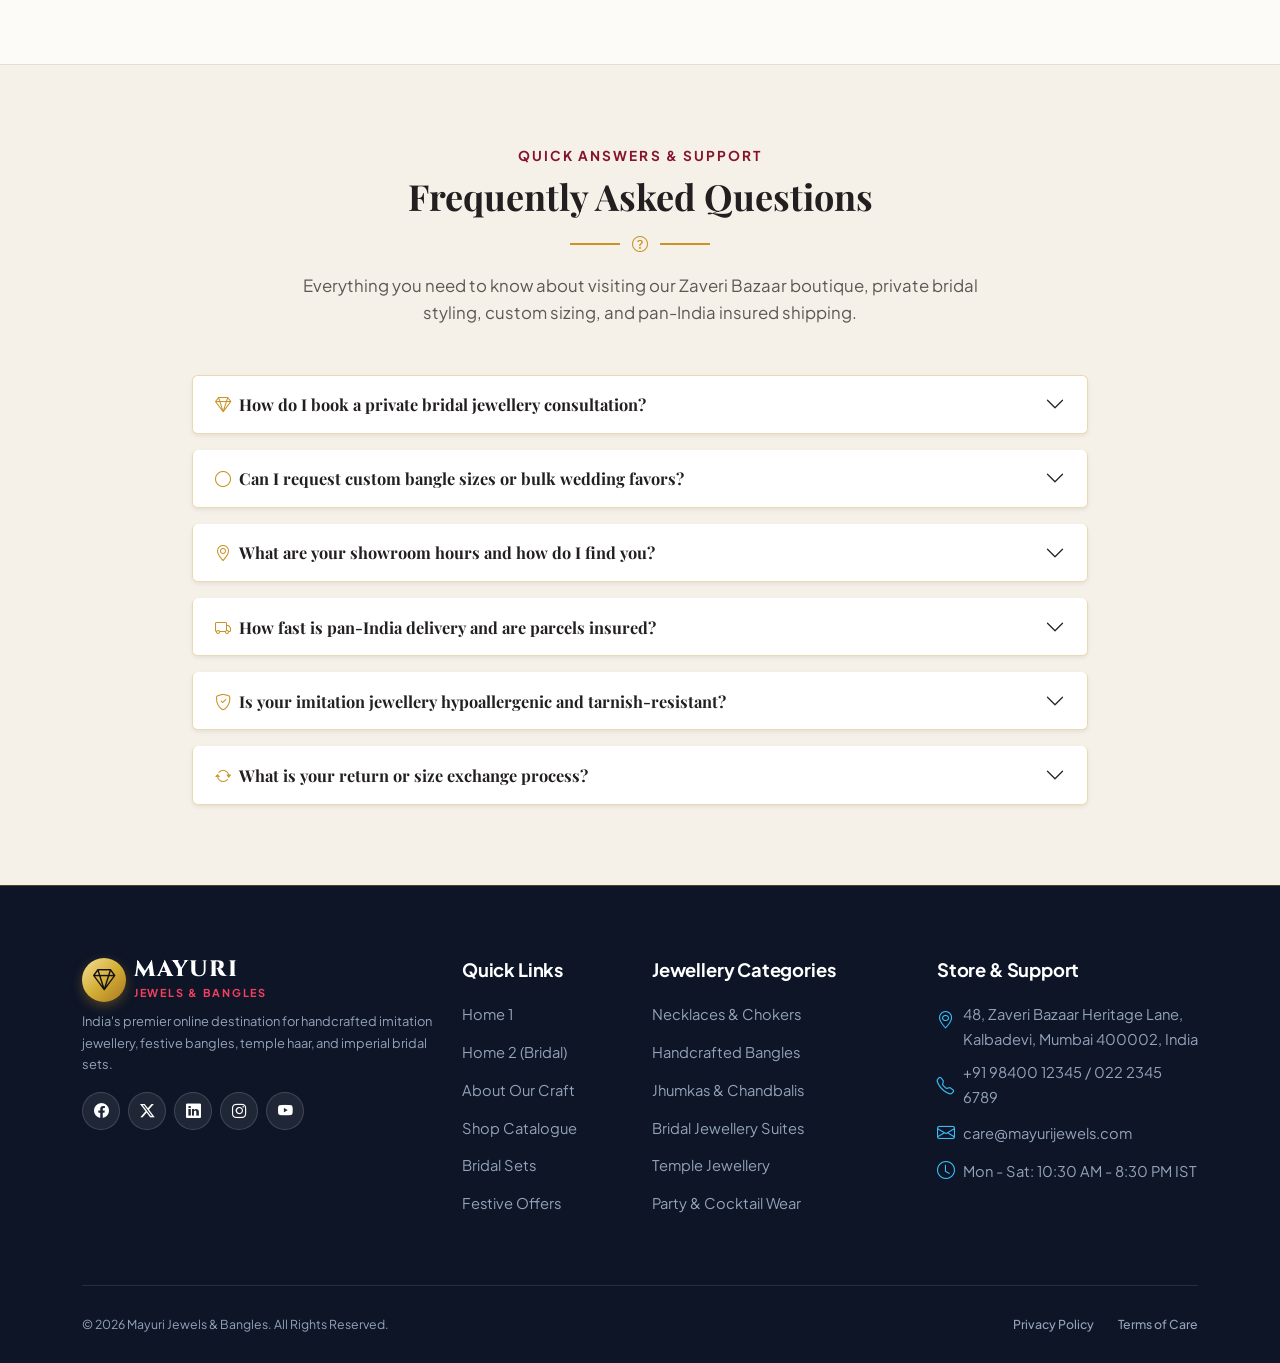
<file: contact.html>
<!DOCTYPE html>
<html lang="en" dir="ltr" data-bs-theme="light">

<head>
  <meta charset="UTF-8">
  <meta name="viewport" content="width=device-width, initial-scale=1.0">
  <title>Contact Us | Mayuri Jewels &amp; Bangles - Zaveri Bazaar Atelier</title>
  <meta name="description"
    content="Get in touch with Mayuri Jewels & Bangles. Visit our flagship Zaveri Bazaar boutique or send an enquiry for bridal consultations, custom bangle sizing, and wholesale bulk orders.">
  <meta name="keywords"
    content="contact jewellery store, Zaveri bazaar imitation jewellery, bridal jewellery consultation, jewellery enquiry">

  <!-- Favicon -->
  <link rel="icon" type="image/svg+xml"
    href="data:image/svg+xml,<svg xmlns='http://www.w3.org/2000/svg' viewBox='0 0 100 100'><circle cx='50' cy='50' r='48' fill='%23c99326'/><circle cx='50' cy='50' r='38' fill='%2385142b'/><path d='M50 20 L58 42 L80 50 L58 58 L50 80 L42 58 L20 50 L42 42 Z' fill='%23fef8e7'/></svg>">

  <!-- Bootstrap 5.3 CSS & Icons -->
  <link rel="stylesheet" href="https://cdn.jsdelivr.net/npm/bootstrap@5.3.3/dist/css/bootstrap.min.css">
  <link rel="stylesheet" href="https://cdn.jsdelivr.net/npm/bootstrap-icons@1.11.3/font/bootstrap-icons.min.css">

  <!-- Custom Design System -->
  <link rel="stylesheet" href="assets/css/style.css">
</head>

<body>

  <!-- Single Fixed Navigation Bar -->
  <nav class="navbar navbar-expand-lg navbar-jewel sticky-top">
    <div class="container">
      <!-- Brand Logo -->
      <a class="navbar-brand" href="index.html">
        <div class="brand-icon-wrap">
          <i class="bi bi-gem"></i>
        </div>
        <div>
          <span class="brand-title">Mayuri</span>
          <span class="brand-sub">Jewels &amp; Bangles</span>
        </div>
      </a>

      <!-- Mobile Action Controls -->
      <div class="d-flex align-items-center gap-2 d-lg-none">
        <button type="button" class="control-btn theme-toggle-btn" aria-label="Toggle Light and Dark Mode"
          title="Toggle Theme">
          <i class="bi bi-moon-stars"></i>
        </button>
        <button type="button" class="control-btn rtl-toggle-btn" aria-label="Toggle RTL Layout" title="Toggle RTL">
          <span class="dir-text fw-bold" style="font-size: 0.72rem;">RTL</span>
        </button>
        <button type="button" class="control-btn" data-bs-toggle="modal" data-bs-target="#wishlistModal"
          aria-label="View Wishlist" title="Wishlist">
          <i class="bi bi-heart"></i>
          <span class="control-badge wishlist-count-badge" style="display: none;">0</span>
        </button>
        <button type="button" class="control-btn" data-bs-toggle="offcanvas" data-bs-target="#cartOffcanvas"
          aria-label="View Shopping Cart" title="Cart">
          <i class="bi bi-bag"></i>
          <span class="control-badge cart-count-badge" style="display: none;">0</span>
        </button>
        <button class="navbar-toggler border-0 p-1" type="button" data-bs-toggle="collapse"
          data-bs-target="#navbarContent" aria-controls="navbarContent" aria-expanded="false"
          aria-label="Toggle navigation">
          <i class="bi bi-list fs-2 text-gold"></i>
        </button>
      </div>

      <!-- Navigation Links -->
      <div class="collapse navbar-collapse" id="navbarContent">
        <ul class="navbar-nav mx-auto mb-2 mb-lg-0">
          <li class="nav-item dropdown">
            <a class="nav-link dropdown-toggle" href="#" id="homeDropdown" role="button" aria-expanded="false">
              Home
            </a>
            <ul class="dropdown-menu" aria-labelledby="homeDropdown">
              <li><a class="dropdown-item" href="index.html"><i class="bi bi-house-door me-2 text-gold"></i> Home 1 —
                  General Store</a></li>
              <li><a class="dropdown-item" href="index-2.html"><i class="bi bi-stars me-2 text-gold"></i> Home 2 —
                  Festive &amp; Bridal</a></li>
            </ul>
          </li>
          <li class="nav-item">
            <a class="nav-link" href="about.html">About Us</a>
          </li>
          <li class="nav-item">
            <a class="nav-link" href="shop.html">Shop</a>
          </li>
          <li class="nav-item">
            <a class="nav-link" href="bridal-sets.html">Bridal Sets</a>
          </li>
          <li class="nav-item">
            <a class="nav-link" href="blog.html">Blog</a>
          </li>
          <li class="nav-item">
            <a class="nav-link" href="offers.html">Offers</a>
          </li>
          <li class="nav-item">
            <a class="nav-link active" href="contact.html">Contact Us</a>
          </li>
        </ul>

        <!-- Desktop Action Controls -->
        <div class="d-none d-lg-flex align-items-center gap-2">
          <button type="button" class="control-btn theme-toggle-btn" title="Toggle Light and Dark Mode"
            aria-label="Toggle Theme">
            <i class="bi bi-moon-stars"></i>
          </button>
          <button type="button" class="control-btn rtl-toggle-btn" title="Toggle RTL Layout" aria-label="Toggle RTL">
            <span class="dir-text fw-bold" style="font-size: 0.75rem;">RTL</span>
          </button>
          <button type="button" class="control-btn" data-bs-toggle="modal" data-bs-target="#wishlistModal"
            title="View Wishlist" aria-label="Wishlist">
            <i class="bi bi-heart"></i>
            <span class="control-badge wishlist-count-badge" style="display: none;">0</span>
          </button>
          <button type="button" class="control-btn" data-bs-toggle="offcanvas" data-bs-target="#cartOffcanvas"
            title="View Cart" aria-label="Cart">
            <i class="bi bi-bag"></i>
            <span class="control-badge cart-count-badge" style="display: none;">0</span>
          </button>
        </div>
      </div>
    </div>
  </nav>

  <!-- CONTACT HERO HEADER -->
  <header class="page-header-banner header-bg-contact">
    <div class="container text-center">
      <nav aria-label="breadcrumb">
        <ol class="breadcrumb justify-content-center small mb-2">
          <li class="breadcrumb-item"><a href="index.html">Home</a></li>
          <li class="breadcrumb-item active" aria-current="page">Contact Us</li>
        </ol>
      </nav>
      <span class="section-subtitle">Atelier &amp; Boutique Inquiries</span>
      <h1 class="display-5 fw-bold mb-2">Get in Touch with Our Atelier</h1>
      <div class="section-divider"><i class="bi bi-flower1"></i></div>
      <p class="mx-auto" style="max-width: 600px;">
        Whether you have a question about custom bangle sizing, need bridal lehenga matching, or wish to schedule a
        private showroom appointment in Mumbai, our stylists are delighted to assist.
      </p>
    </div>
  </header>

  <!-- MAIN CONTACT CONTENT -->
  <main class="section-padding">
    <div class="container">
      <div class="row g-5">
        <!-- Contact Information & Map Placeholder -->
        <div class="col-lg-5">
          <div class="mb-5">
            <span class="section-subtitle">Flagship Experience Centre</span>
            <h3 class="fw-bold mb-4">Visit Us at Zaveri Bazaar</h3>

            <!-- Info Cards -->
            <div class="d-flex align-items-start gap-3 p-3 bg-card border-subtle rounded mb-3 shadow-sm">
              <div class="trust-icon-box m-0 flex-shrink-0" style="width: 44px; height: 44px; font-size: 1.2rem;">
                <i class="bi bi-geo-alt"></i>
              </div>
              <div>
                <h6 class="fw-bold mb-1">Store Address</h6>
                <p class="small text-muted mb-0">48, Zaveri Bazaar Heritage Lane, Near Mumbadevi Temple, Kalbadevi,
                  Mumbai – 400002, Maharashtra, India.</p>
              </div>
            </div>

            <div class="d-flex align-items-start gap-3 p-3 bg-card border-subtle rounded mb-3 shadow-sm">
              <div class="trust-icon-box m-0 flex-shrink-0" style="width: 44px; height: 44px; font-size: 1.2rem;">
                <i class="bi bi-telephone"></i>
              </div>
              <div>
                <h6 class="fw-bold mb-1">Phone &amp; WhatsApp</h6>
                <p class="small text-muted mb-0">Helpline: +91 98400 12345<br>Showroom Landline: 022 2345 6789</p>
              </div>
            </div>

            <div class="d-flex align-items-start gap-3 p-3 bg-card border-subtle rounded mb-3 shadow-sm">
              <div class="trust-icon-box m-0 flex-shrink-0" style="width: 44px; height: 44px; font-size: 1.2rem;">
                <i class="bi bi-envelope"></i>
              </div>
              <div>
                <h6 class="fw-bold mb-1">Email Enquiries</h6>
                <p class="small text-muted mb-0">Bridal Concierge: bridal@mayurijewels.com<br>General Enquiries:
                  care@mayurijewels.com</p>
              </div>
            </div>

            <div class="d-flex align-items-start gap-3 p-3 bg-card border-subtle rounded mb-4 shadow-sm">
              <div class="trust-icon-box m-0 flex-shrink-0" style="width: 44px; height: 44px; font-size: 1.2rem;">
                <i class="bi bi-clock"></i>
              </div>
              <div>
                <h6 class="fw-bold mb-1">Showroom Working Hours</h6>
                <p class="small text-muted mb-0">Monday to Saturday: 10:30 AM – 8:30 PM IST<br>Sunday: 11:00 AM – 6:00
                  PM IST (Festive &amp; Wedding Season Only)</p>
              </div>
            </div>

            <!-- Social Connect -->
            <h6 class="fw-bold mb-2">Connect with Our Community</h6>
            <div class="social-links">
              <a href="https://instagram.com" target="_blank" rel="noopener" class="social-icon" aria-label="Instagram"><i class="bi bi-instagram"></i></a>
              <a href="https://facebook.com" target="_blank" rel="noopener" class="social-icon" aria-label="Facebook"><i class="bi bi-facebook"></i></a>
              <a href="https://pinterest.com" target="_blank" rel="noopener" class="social-icon" aria-label="Pinterest"><i class="bi bi-pinterest"></i></a>
              <a href="https://youtube.com" target="_blank" rel="noopener" class="social-icon" aria-label="YouTube"><i class="bi bi-youtube"></i></a>
              <a href="https://whatsapp.com" target="_blank" rel="noopener" class="social-icon" aria-label="WhatsApp"><i class="bi bi-whatsapp"></i></a>
            </div>
          </div>

          <!-- Labelled Interactive Map Placeholder -->
          <div class="border border-gold rounded overflow-hidden shadow-sm">
            <div class="bg-cream p-3 text-center border-bottom border-gold">
              <span class="small fw-bold text-main"><i class="bi bi-pin-map text-crimson me-1"></i> Interactive Map:
                Zaveri Bazaar, Mumbai</span>
            </div>
            <div
              class="ratio ratio-16x9 bg-secondary position-relative d-flex align-items-center justify-content-center">
              <iframe
                src="https://www.google.com/maps/embed?pb=!1m18!1m12!1m3!1d3773.7430489953287!2d72.82916577520199!3d18.95078518222956!2m3!1f0!2f0!3f0!3m2!1i1024!2i768!4f13.1!3m3!1m2!1s0x3be7ce3c9657095b%3A0xe5a36aa9d6b2f70b!2sZaveri%20Bazaar%2C%20Kalbadevi%2C%20Mumbai%2C%20Maharashtra!5e0!3m2!1sen!2sin!4v1700000000000!5m2!1sen!2sin"
                style="border:0;" allowfullscreen="" loading="lazy" referrerpolicy="no-referrer-when-downgrade"
                title="Mayuri Jewels Store Location Map">
              </iframe>
            </div>
          </div>
        </div>

        <!-- Jewellery Enquiry Form Column -->
        <div class="col-lg-7">
          <div class="card bg-card border-gold p-4 p-md-5 shadow-sm">
            <span class="section-subtitle">Send Us a Message</span>
            <h3 class="fw-bold mb-3">Jewellery Styling &amp; Order Enquiry</h3>
            <p class="text-muted small mb-4">
              Have a special bridal suite requirement or need advice on matching accessories? Fill in your details below
              and our jewellery consultant will respond within 24 hours.
            </p>

            <!-- Feedback Alert Display -->
            <div id="contactFeedbackAlert"></div>

            <form id="jewelleryEnquiryForm" novalidate>
              <div class="row g-3">
                <!-- Full Name -->
                <div class="col-md-6">
                  <label for="contactName" class="form-label small fw-bold">Full Name <span
                      class="text-crimson">*</span></label>
                  <input type="text" id="contactName" class="form-control" placeholder="e.g. Radhika Sharma" required>
                  <div class="invalid-feedback">Please enter your real full name (letters only, cannot be numbers).
                  </div>
                </div>

                <!-- Email Address -->
                <div class="col-md-6">
                  <label for="contactEmail" class="form-label small fw-bold">Email Address <span
                      class="text-crimson">*</span></label>
                  <input type="email" id="contactEmail" class="form-control" placeholder="e.g. radhika@example.com"
                    required>
                  <div class="invalid-feedback">Please provide a valid email address (e.g. name@domain.com).</div>
                </div>

                <!-- Phone Number (Letter blocker active) -->
                <div class="col-md-6">
                  <label for="contactPhone" class="form-label small fw-bold">Phone Number <span
                      class="text-crimson">*</span></label>
                  <input type="tel" id="contactPhone" class="form-control" placeholder="e.g. 9840012345 (Numbers only)"
                    maxlength="15" required>
                  <div class="invalid-feedback">Please enter a valid phone number (10 to 15 digits, letters blocked).
                  </div>
                  <span class="form-text text-muted" style="font-size: 0.75rem;">Letters and special symbols are
                    strictly blocked.</span>
                </div>

                <!-- Category Dropdown -->
                <div class="col-md-6">
                  <label for="contactCategory" class="form-label small fw-bold">Jewellery Category <span
                      class="text-crimson">*</span></label>
                  <select id="contactCategory" class="form-select" required>
                    <option value="" selected disabled>Select Category</option>
                    <option value="Bridal Jewellery Suites">Bridal Jewellery Suites</option>
                    <option value="Handcrafted Bangles &amp; Kadas">Handcrafted Bangles &amp; Kadas</option>
                    <option value="Necklaces &amp; Chokers">Necklaces &amp; Chokers</option>
                    <option value="Jhumkas &amp; Earrings">Jhumkas &amp; Earrings</option>
                    <option value="Traditional Temple Jewellery">Traditional Temple Jewellery</option>
                    <option value="Party Wear &amp; Western Fusion">Party Wear &amp; Western Fusion</option>
                    <option value="Custom Order / Bulk Sizing">Custom Order / Bulk Sizing</option>
                  </select>
                  <div class="invalid-feedback">Please select a jewellery category.</div>
                </div>

                <!-- Subject -->
                <div class="col-12">
                  <label for="contactSubject" class="form-label small fw-bold">Subject</label>
                  <input type="text" id="contactSubject" class="form-control"
                    placeholder="e.g. Bridal Suite Customization / Bangle Sizing Inquiry">
                </div>

                <!-- Message -->
                <div class="col-12">
                  <label for="contactMessage" class="form-label small fw-bold">Your Message / Styling Request <span
                      class="text-crimson">*</span></label>
                  <textarea id="contactMessage" class="form-control" rows="5"
                    placeholder="Tell us about your ceremonial date, outfit color, preferred neckpiece style, or wrist size..."
                    required></textarea>
                  <div class="invalid-feedback">Please provide at least 10 characters detailing your enquiry.</div>
                </div>

                <!-- Submit Button -->
                <div class="col-12 mt-4">
                  <button type="submit" class="btn btn-gold btn-lg w-100">
                    <i class="bi bi-send-fill"></i> Submit Jewellery Enquiry
                  </button>
                  <div class="text-center mt-2">
                    <span class="text-muted small">Honest feedback guarantee: your information is safe with us.
                      (Frontend Demo)</span>
                  </div>
                </div>
              </div>
            </form>
          </div>
        </div>
      </div>
    </div>
  </main>

  <!-- FREQUENTLY ASKED QUESTIONS SECTION -->
  <section class="section-padding bg-cream border-top border-subtle" id="contactFaqSection">
    <div class="container" style="max-width: 920px;">
      <div class="text-center mb-5">
        <span class="section-subtitle">Quick Answers &amp; Support</span>
        <h2 class="section-title">Frequently Asked Questions</h2>
        <div class="section-divider"><i class="bi bi-question-circle"></i></div>
        <p class="section-desc">
          Everything you need to know about visiting our Zaveri Bazaar boutique, private bridal styling, custom sizing, and pan-India insured shipping.
        </p>
      </div>

      <div class="accordion" id="contactFaqAccordion">
        <!-- FAQ 1 -->
        <div class="accordion-item bg-card border-gold mb-3 rounded shadow-sm overflow-hidden">
          <h2 class="accordion-header" id="faqHeadingOne">
            <button class="accordion-button collapsed fw-bold" type="button" data-bs-toggle="collapse"
              data-bs-target="#faqCollapseOne" aria-expanded="false" aria-controls="faqCollapseOne">
              <i class="bi bi-gem text-gold me-2"></i> How do I book a private bridal jewellery consultation?
            </button>
          </h2>
          <div id="faqCollapseOne" class="accordion-collapse collapse" aria-labelledby="faqHeadingOne"
            data-bs-parent="#contactFaqAccordion">
            <div class="accordion-body text-muted small lh-base">
              You can easily reserve a complimentary one-on-one bridal styling appointment by submitting the enquiry form above or messaging our Bridal Concierge directly on WhatsApp at <strong>+91 98400 12345</strong>. We encourage bringing or sharing your bridal lehenga/saree swatches so our stylists can curate matching Kundan chokers, matha pattis, and bridal choodas.
            </div>
          </div>
        </div>

        <!-- FAQ 2 -->
        <div class="accordion-item bg-card border-gold mb-3 rounded shadow-sm overflow-hidden">
          <h2 class="accordion-header" id="faqHeadingTwo">
            <button class="accordion-button collapsed fw-bold" type="button" data-bs-toggle="collapse"
              data-bs-target="#faqCollapseTwo" aria-expanded="false" aria-controls="faqCollapseTwo">
              <i class="bi bi-circle text-gold me-2"></i> Can I request custom bangle sizes or bulk wedding favors?
            </button>
          </h2>
          <div id="faqCollapseTwo" class="accordion-collapse collapse" aria-labelledby="faqHeadingTwo"
            data-bs-parent="#contactFaqAccordion">
            <div class="accordion-body text-muted small lh-base">
              Yes, absolutely! We craft custom sizes from petite <strong>2-2</strong> to generous <strong>2-10</strong> across all our Hyderabad Lac, Firozabad Glass, and Hand-wrapped Silk Thread collections. For wedding giveaways, sangeet favors, or bridesmaid hampers (25+ boxes), write to us at <strong>bridal@mayurijewels.com</strong> for custom festive packaging and tier discounts.
            </div>
          </div>
        </div>

        <!-- FAQ 3 -->
        <div class="accordion-item bg-card border-gold mb-3 rounded shadow-sm overflow-hidden">
          <h2 class="accordion-header" id="faqHeadingThree">
            <button class="accordion-button collapsed fw-bold" type="button" data-bs-toggle="collapse"
              data-bs-target="#faqCollapseThree" aria-expanded="false" aria-controls="faqCollapseThree">
              <i class="bi bi-geo-alt text-gold me-2"></i> What are your showroom hours and how do I find you?
            </button>
          </h2>
          <div id="faqCollapseThree" class="accordion-collapse collapse" aria-labelledby="faqHeadingThree"
            data-bs-parent="#contactFaqAccordion">
            <div class="accordion-body text-muted small lh-base">
              Our flagship atelier is located at <strong>48, Zaveri Bazaar Heritage Lane</strong>, near Mumbadevi Temple in Kalbadevi, Mumbai. We are open Monday to Saturday from <strong>10:30 AM to 8:30 PM IST</strong>. During the festive and wedding season (October to February), we also welcome guests on Sundays from <strong>11:00 AM to 6:00 PM IST</strong>. Walk-ins are always warmly accommodated!
            </div>
          </div>
        </div>

        <!-- FAQ 4 -->
        <div class="accordion-item bg-card border-gold mb-3 rounded shadow-sm overflow-hidden">
          <h2 class="accordion-header" id="faqHeadingFour">
            <button class="accordion-button collapsed fw-bold" type="button" data-bs-toggle="collapse"
              data-bs-target="#faqCollapseFour" aria-expanded="false" aria-controls="faqCollapseFour">
              <i class="bi bi-truck text-gold me-2"></i> How fast is pan-India delivery and are parcels insured?
            </button>
          </h2>
          <div id="faqCollapseFour" class="accordion-collapse collapse" aria-labelledby="faqHeadingFour"
            data-bs-parent="#contactFaqAccordion">
            <div class="accordion-body text-muted small lh-base">
              All online orders are packed in rigid velvet keepsake boxes and dispatched within <strong>24 to 48 hours</strong> via Blue Dart and Delhivery Express. Delivery typically takes <strong>3 to 5 business days</strong> across 19,000+ PIN codes in India. Every shipment is 100% insured against loss or transit damage, with live SMS tracking provided upon dispatch.
            </div>
          </div>
        </div>

        <!-- FAQ 5 -->
        <div class="accordion-item bg-card border-gold mb-3 rounded shadow-sm overflow-hidden">
          <h2 class="accordion-header" id="faqHeadingFive">
            <button class="accordion-button collapsed fw-bold" type="button" data-bs-toggle="collapse"
              data-bs-target="#faqCollapseFive" aria-expanded="false" aria-controls="faqCollapseFive">
              <i class="bi bi-shield-check text-gold me-2"></i> Is your imitation jewellery hypoallergenic and tarnish-resistant?
            </button>
          </h2>
          <div id="faqCollapseFive" class="accordion-collapse collapse" aria-labelledby="faqHeadingFive"
            data-bs-parent="#contactFaqAccordion">
            <div class="accordion-body text-muted small lh-base">
              Every single piece is fabricated on skin-safe, lead-free, and nickel-free brass alloy bases, plated with authentic <strong>24K micron gold finish</strong>. We seal each item with an anti-tarnish protective micro-lacquer that repels moisture and preserves brilliance for years. For detailed tips on cleaning and longevity, visit our <a href="terms-of-care.html" class="text-crimson fw-bold">Terms of Care</a>.
            </div>
          </div>
        </div>

        <!-- FAQ 6 -->
        <div class="accordion-item bg-card border-gold rounded shadow-sm overflow-hidden">
          <h2 class="accordion-header" id="faqHeadingSix">
            <button class="accordion-button collapsed fw-bold" type="button" data-bs-toggle="collapse"
              data-bs-target="#faqCollapseSix" aria-expanded="false" aria-controls="faqCollapseSix">
              <i class="bi bi-arrow-repeat text-gold me-2"></i> What is your return or size exchange process?
            </button>
          </h2>
          <div id="faqCollapseSix" class="accordion-collapse collapse" aria-labelledby="faqHeadingSix"
            data-bs-parent="#contactFaqAccordion">
            <div class="accordion-body text-muted small lh-base">
              We provide a <strong>7-Day Hassle-Free Size Exchange &amp; Transit Damage Replacement</strong> guarantee. If a bangle size doesn't fit or you need an alternative style, simply contact us via WhatsApp or email <strong>care@mayurijewels.com</strong> within 7 days of delivery. We arrange doorstep pickup and courier your preferred size promptly.
            </div>
          </div>
        </div>
      </div>
    </div>
  </section>

  <!-- FOOTER -->
  <footer class="site-footer">
    <div class="container">
      <div class="row g-4 justify-content-between">
        <div class="col-lg-4 col-md-6">
          <div class="footer-brand mb-3">
            <div class="d-flex align-items-center gap-2 mb-2">
              <div class="brand-icon-wrap">
                <i class="bi bi-gem"></i>
              </div>
              <div>
                <span class="brand-title">Mayuri</span>
                <span class="brand-sub">Jewels &amp; Bangles</span>
              </div>
            </div>
            <p class="text-muted small">
              India's premier online destination for handcrafted imitation jewellery, festive bangles, temple haar, and imperial bridal sets.
            </p>
          </div>
          <div class="social-links d-flex gap-2 mt-3">
            <a href="https://facebook.com" target="_blank" rel="noopener" class="social-icon" aria-label="Facebook"><i class="bi bi-facebook"></i></a>
            <a href="https://twitter.com" target="_blank" rel="noopener" class="social-icon" aria-label="X (Twitter)"><i class="bi bi-twitter-x"></i></a>
            <a href="https://linkedin.com" target="_blank" rel="noopener" class="social-icon" aria-label="LinkedIn"><i class="bi bi-linkedin"></i></a>
            <a href="https://instagram.com" target="_blank" rel="noopener" class="social-icon" aria-label="Instagram"><i class="bi bi-instagram"></i></a>
            <a href="https://youtube.com" target="_blank" rel="noopener" class="social-icon" aria-label="YouTube"><i class="bi bi-youtube"></i></a>
          </div>
        </div>
        <div class="col-lg-2 col-md-6 col-6">
          <h5 class="footer-heading">Quick Links</h5>
          <ul class="footer-links">
            <li><a href="index.html">Home 1</a></li>
            <li><a href="index-2.html">Home 2 (Bridal)</a></li>
            <li><a href="about.html">About Our Craft</a></li>
            <li><a href="shop.html">Shop Catalogue</a></li>
            <li><a href="bridal-sets.html">Bridal Sets</a></li>
            <li><a href="offers.html">Festive Offers</a></li>
          </ul>
        </div>
        <div class="col-lg-3 col-md-6 col-6">
          <h5 class="footer-heading">Jewellery Categories</h5>
          <ul class="footer-links">
            <li><a href="shop.html?cat=Necklaces">Necklaces &amp; Chokers</a></li>
            <li><a href="shop.html?cat=Bangles">Handcrafted Bangles</a></li>
            <li><a href="shop.html?cat=Earrings">Jhumkas &amp; Chandbalis</a></li>
            <li><a href="shop.html?cat=Bridal%20Sets">Bridal Jewellery Suites</a></li>
            <li><a href="shop.html?cat=Traditional%20Jewellery">Temple Jewellery</a></li>
            <li><a href="shop.html?cat=Party%20Wear%20Jewellery">Party &amp; Cocktail Wear</a></li>
          </ul>
        </div>
        <div class="col-lg-3 col-md-6">
          <h5 class="footer-heading">Store &amp; Support</h5>
          <ul class="footer-links">
            <li class="d-flex align-items-start gap-2 text-muted small mb-2">
              <i class="bi bi-geo-alt text-gold mt-1"></i>
              <span>48, Zaveri Bazaar Heritage Lane, Kalbadevi, Mumbai 400002, India</span>
            </li>
            <li class="d-flex align-items-center gap-2 text-muted small mb-2"><i
                class="bi bi-telephone text-gold"></i><span>+91 98400 12345 / 022 2345 6789</span></li>
            <li class="d-flex align-items-center gap-2 text-muted small mb-2"><i
                class="bi bi-envelope text-gold"></i><span>care@mayurijewels.com</span></li>
            <li class="d-flex align-items-center gap-2 text-muted small"><i class="bi bi-clock text-gold"></i><span>Mon
                - Sat: 10:30 AM - 8:30 PM IST</span></li>
          </ul>
        </div>
      </div>
      <div class="footer-bottom d-flex flex-column flex-md-row justify-content-between align-items-center gap-3">
        <p class="small mb-0">&copy; 2026 Mayuri Jewels &amp; Bangles. All Rights Reserved.</p>
        <div class="footer-legal-links d-flex align-items-center gap-4 small">
          <a href="privacy-policy.html" class="footer-legal-link">Privacy Policy</a>
          <a href="terms-of-care.html" class="footer-legal-link">Terms of Care</a>
        </div>
      </div>
    </div>
  </footer>

  <!-- Offcanvas Cart -->
  <div class="offcanvas offcanvas-end" tabindex="-1" id="cartOffcanvas" aria-labelledby="cartOffcanvasLabel">
    <div class="offcanvas-header">
      <h5 class="offcanvas-title" id="cartOffcanvasLabel"><i class="bi bi-bag-check text-gold"></i> Your Shopping Cart
      </h5>
      <button type="button" class="btn-close" data-bs-dismiss="offcanvas" aria-label="Close"></button>
    </div>
    <div class="offcanvas-body d-flex flex-column">
      <div class="cart-shipping-progress">
        <div id="freeShippingText" class="mb-1">Add items worth ₹1,499 for FREE Delivery!</div>
        <div class="progress">
          <div id="freeShippingProgress" class="progress-bar progress-bar-gold" role="progressbar" style="width: 0%;">
          </div>
        </div>
      </div>
      <div id="cartItemsContainer" class="flex-grow-1 overflow-auto"></div>
      <div id="cartFooter" class="pt-3 border-top border-subtle mt-auto" style="display: none;">
        <div class="d-flex justify-content-between mb-2"><span class="text-muted">Subtotal:</span><span class="fw-bold"
            id="cartSubtotal">₹0</span></div>
        <div class="d-flex justify-content-between mb-3"><span class="fw-bold fs-5">Estimated Total:</span><span
            class="fw-bold fs-5 text-crimson" id="cartTotal">₹0</span></div>
        <div class="d-grid gap-2">
          <a href="checkout.html" class="btn btn-gold btn-lg btn-proceed-checkout" id="btnCheckout"><i class="bi bi-lock-fill"></i> Proceed to Checkout</a>
          <a href="shop.html" class="btn btn-outline-secondary btn-sm" data-bs-dismiss="offcanvas">Continue Shopping</a>
        </div>
      </div>
    </div>
  </div>

  <!-- Wishlist Modal -->
  <div class="modal fade" id="wishlistModal" tabindex="-1" aria-hidden="true">
    <div class="modal-dialog modal-dialog-centered modal-lg">
      <div class="modal-content bg-card border-gold">
        <div class="modal-header">
          <h5 class="modal-title fw-bold"><i class="bi bi-heart-fill text-crimson me-2"></i> Your Saved Wishlist</h5>
          <button type="button" class="btn-close" data-bs-dismiss="modal" aria-label="Close"></button>
        </div>
        <div class="modal-body p-4 text-center">
          <p class="text-muted py-4">Explore our catalogue and click the heart icon on any necklace, bangle, or earring
            to save your favorites!</p>
          <a href="shop.html" class="btn btn-gold btn-sm" data-bs-dismiss="modal">Browse Jewellery</a>
        </div>
      </div>
    </div>
  </div>

  <!-- Privacy Policy Modal -->
  <div class="modal fade" id="privacyPolicyModal" tabindex="-1" aria-labelledby="privacyPolicyModalLabel" aria-hidden="true">
    <div class="modal-dialog modal-dialog-centered modal-dialog-scrollable">
      <div class="modal-content bg-card border-gold">
        <div class="modal-header border-bottom border-subtle">
          <h5 class="modal-title fw-bold" id="privacyPolicyModalLabel">
            <i class="bi bi-shield-lock-fill text-gold me-2"></i> Privacy Policy
          </h5>
          <button type="button" class="btn-close" data-bs-dismiss="modal" aria-label="Close"></button>
        </div>
        <div class="modal-body p-4 small">
          <h6 class="fw-bold mb-2">1. Information Collection</h6>
          <p class="text-muted mb-3">We collect customer names, shipping addresses, phone numbers, and email IDs solely to fulfill jewellery orders, provide dispatch tracking, and send requested styling consultations.</p>

          <h6 class="fw-bold mb-2">2. Payment Security</h6>
          <p class="text-muted mb-3">We do not store your debit/credit card numbers or UPI PINs. All financial transactions are processed securely through certified, encrypted 256-bit payment gateways.</p>

          <h6 class="fw-bold mb-2">3. Zero Third-Party Sharing</h6>
          <p class="text-muted mb-3">Your personal contact information is never sold, leased, or distributed to any third-party marketing agencies.</p>

          <h6 class="fw-bold mb-2">4. Cookies &amp; Preferences</h6>
          <p class="text-muted mb-0">We use local browser storage strictly to preserve your cart items, saved wishlist, and theme preferences across visits.</p>
        </div>
        <div class="modal-footer border-top border-subtle">
          <button type="button" class="btn btn-gold btn-sm" data-bs-dismiss="modal">I Understand</button>
        </div>
      </div>
    </div>
  </div>

  <!-- Terms of Care Modal -->
  <div class="modal fade" id="termsOfCareModal" tabindex="-1" aria-labelledby="termsOfCareModalLabel" aria-hidden="true">
    <div class="modal-dialog modal-dialog-centered modal-dialog-scrollable">
      <div class="modal-content bg-card border-gold">
        <div class="modal-header border-bottom border-subtle">
          <h5 class="modal-title fw-bold" id="termsOfCareModalLabel">
            <i class="bi bi-gem text-gold me-2"></i> Terms of Care &amp; Service
          </h5>
          <button type="button" class="btn-close" data-bs-dismiss="modal" aria-label="Close"></button>
        </div>
        <div class="modal-body p-4 small">
          <h6 class="fw-bold mb-2">1. Jewellery Care Instructions</h6>
          <p class="text-muted mb-3">Keep all imitation, Kundan, and lac jewellery away from direct contact with perfumes, sanitizers, hairsprays, and water. Wipe gently with a dry, soft cotton cloth after every wear before storing.</p>

          <h6 class="fw-bold mb-2">2. Storage Recommendation</h6>
          <p class="text-muted mb-3">Always store ornaments in airtight ziplock pouches or inside the complimentary Mayuri velvet box. Avoid velvet foam cases that retain atmospheric moisture.</p>

          <h6 class="fw-bold mb-2">3. 7-Day Replacement Guarantee</h6>
          <p class="text-muted mb-3">In the unlikely event of damage during transit, record an unboxing video and report it to our customer care within 7 days of delivery for immediate, hassle-free replacement.</p>

          <h6 class="fw-bold mb-2">4. Plating &amp; Color Longevity</h6>
          <p class="text-muted mb-0">Our 24K and antique micron plating is engineered for long-lasting festive wear. Natural oxidation depends on skin chemistry and humidity; proper care ensures years of radiant shine.</p>
        </div>
        <div class="modal-footer border-top border-subtle">
          <button type="button" class="btn btn-gold btn-sm" data-bs-dismiss="modal">Close &amp; Continue Shopping</button>
        </div>
      </div>
    </div>
  </div>

  <div class="jewel-toast-container"></div>

  <script src="https://cdn.jsdelivr.net/npm/bootstrap@5.3.3/dist/js/bootstrap.bundle.min.js"></script>
  <script src="assets/js/products-data.js"></script>
  <script src="assets/js/main.js"></script>
</body>

</html>
</file>
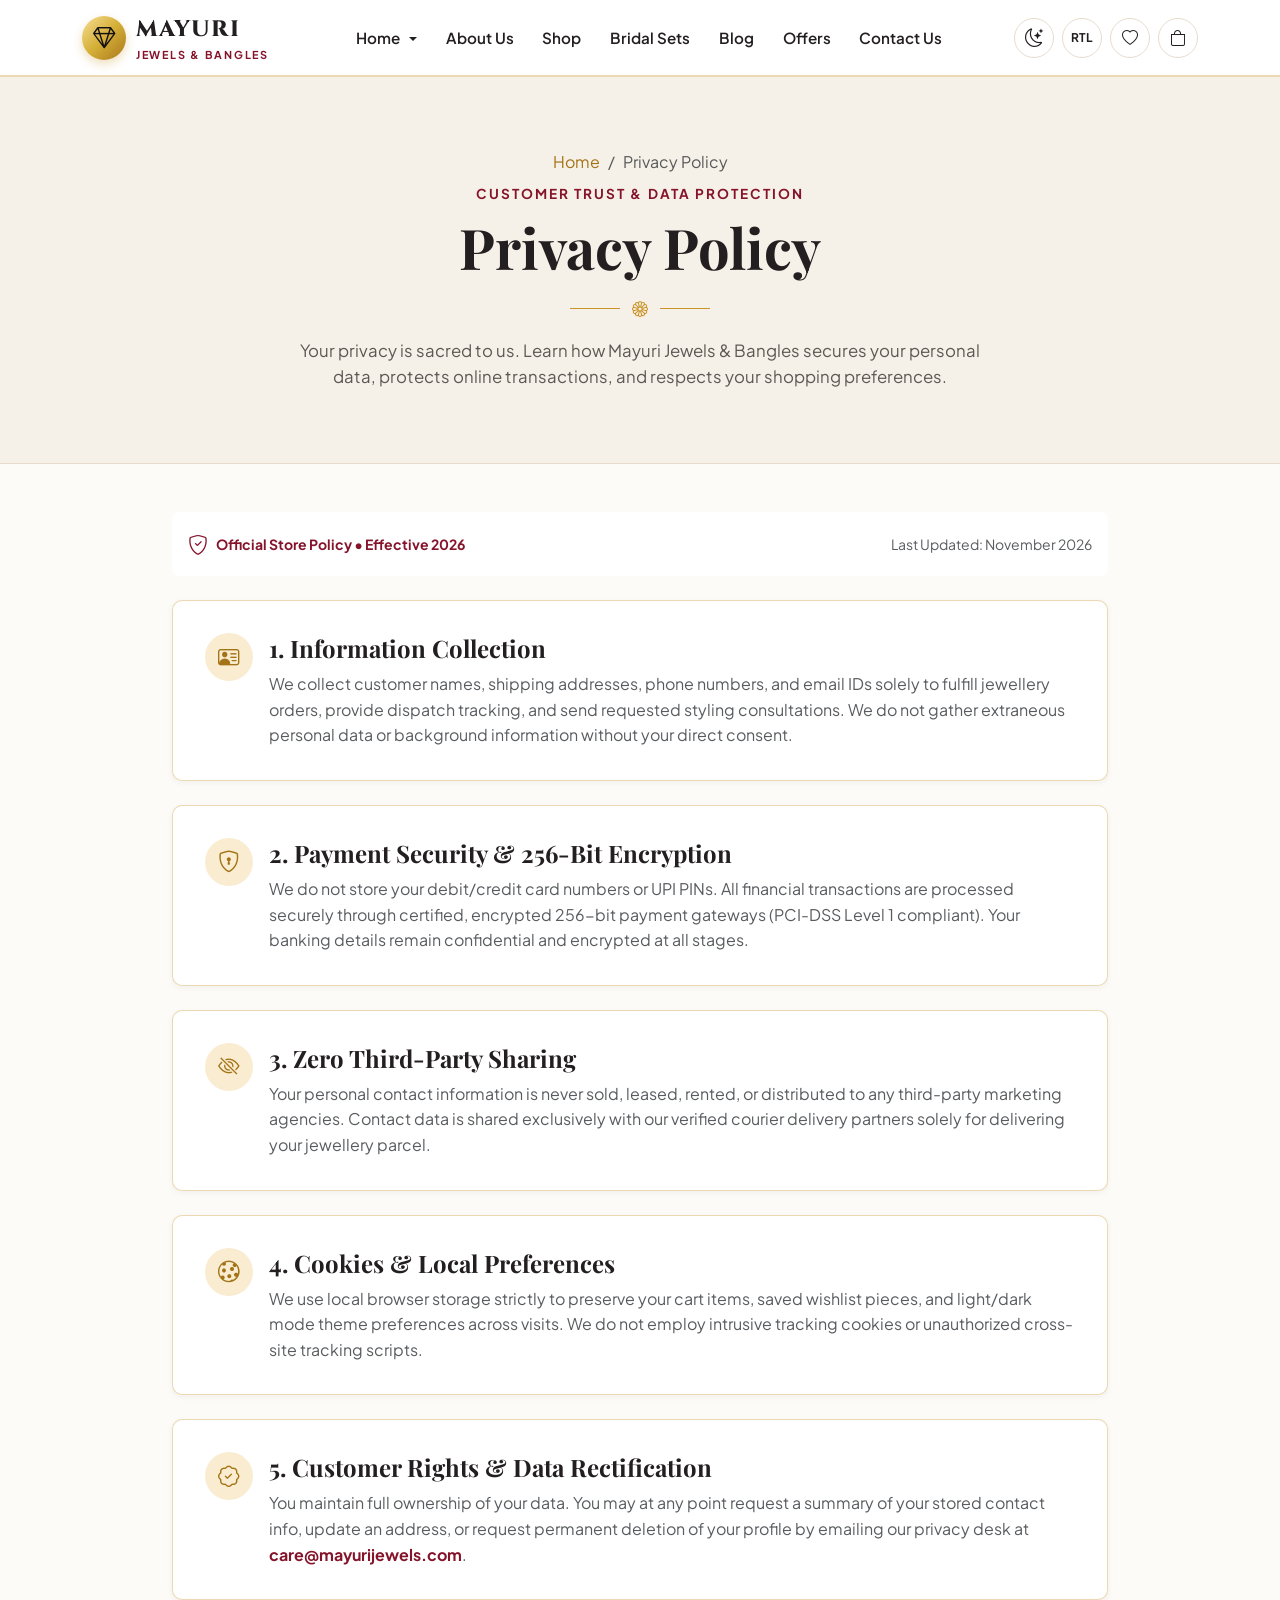
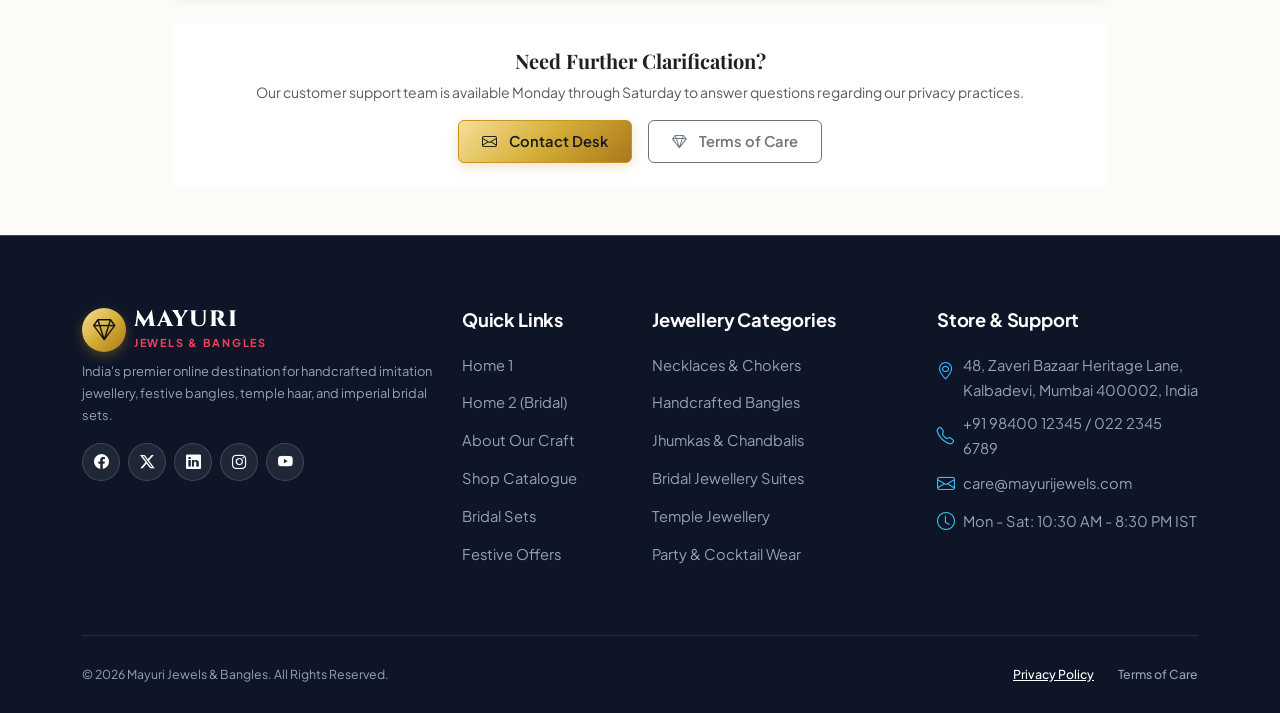
<file: privacy-policy.html>
<!DOCTYPE html>
<html lang="en" dir="ltr" data-bs-theme="light">

<head>
  <meta charset="UTF-8">
  <meta name="viewport" content="width=device-width, initial-scale=1.0">
  <title>Privacy Policy | Mayuri Jewels &amp; Bangles</title>
  <meta name="description"
    content="Read the Privacy Policy for Mayuri Jewels &amp; Bangles. Learn how we safeguard your personal data, secure transactions, and maintain zero third-party data sharing.">
  <meta name="keywords"
    content="privacy policy, data security, secure checkout, jewellery store privacy, mayuri jewels policy">

  <!-- Favicon -->
  <link rel="icon" type="image/svg+xml"
    href="data:image/svg+xml,<svg xmlns='http://www.w3.org/2000/svg' viewBox='0 0 100 100'><circle cx='50' cy='50' r='48' fill='%23c99326'/><circle cx='50' cy='50' r='38' fill='%2385142b'/><path d='M50 20 L58 42 L80 50 L58 58 L50 80 L42 58 L20 50 L42 42 Z' fill='%23fef8e7'/></svg>">

  <!-- Bootstrap 5.3 CSS & Icons -->
  <link rel="stylesheet" href="https://cdn.jsdelivr.net/npm/bootstrap@5.3.3/dist/css/bootstrap.min.css">
  <link rel="stylesheet" href="https://cdn.jsdelivr.net/npm/bootstrap-icons@1.11.3/font/bootstrap-icons.min.css">

  <!-- Custom Design System -->
  <link rel="stylesheet" href="assets/css/style.css">
</head>

<body>

  <!-- Single Fixed Navigation Bar -->
  <nav class="navbar navbar-expand-lg navbar-jewel sticky-top">
    <div class="container">
      <!-- Brand Logo -->
      <a class="navbar-brand" href="index.html">
        <div class="brand-icon-wrap">
          <i class="bi bi-gem"></i>
        </div>
        <div>
          <span class="brand-title">Mayuri</span>
          <span class="brand-sub">Jewels &amp; Bangles</span>
        </div>
      </a>

      <!-- Mobile Action Controls -->
      <div class="d-flex align-items-center gap-2 d-lg-none">
        <button type="button" class="control-btn theme-toggle-btn" aria-label="Toggle Light and Dark Mode"
          title="Toggle Theme">
          <i class="bi bi-moon-stars"></i>
        </button>
        <button type="button" class="control-btn rtl-toggle-btn" aria-label="Toggle RTL Layout" title="Toggle RTL">
          <span class="dir-text fw-bold" style="font-size: 0.72rem;">RTL</span>
        </button>
        <button type="button" class="control-btn" data-bs-toggle="modal" data-bs-target="#wishlistModal"
          aria-label="View Wishlist" title="Wishlist">
          <i class="bi bi-heart"></i>
          <span class="control-badge wishlist-count-badge" style="display: none;">0</span>
        </button>
        <button type="button" class="control-btn" data-bs-toggle="offcanvas" data-bs-target="#cartOffcanvas"
          aria-label="View Shopping Cart" title="Cart">
          <i class="bi bi-bag"></i>
          <span class="control-badge cart-count-badge" style="display: none;">0</span>
        </button>
        <button class="navbar-toggler border-0 p-1" type="button" data-bs-toggle="collapse"
          data-bs-target="#navbarContent" aria-controls="navbarContent" aria-expanded="false"
          aria-label="Toggle navigation">
          <i class="bi bi-list fs-2 text-gold"></i>
        </button>
      </div>

      <!-- Navigation Links -->
      <div class="collapse navbar-collapse" id="navbarContent">
        <ul class="navbar-nav mx-auto mb-2 mb-lg-0">
          <li class="nav-item dropdown">
            <a class="nav-link dropdown-toggle" href="#" id="homeDropdown" role="button" aria-expanded="false">
              Home
            </a>
            <ul class="dropdown-menu" aria-labelledby="homeDropdown">
              <li><a class="dropdown-item" href="index.html"><i class="bi bi-house-door me-2 text-gold"></i> Home 1 —
                  General Store</a></li>
              <li><a class="dropdown-item" href="index-2.html"><i class="bi bi-stars me-2 text-gold"></i> Home 2 —
                  Festive &amp; Bridal</a></li>
            </ul>
          </li>
          <li class="nav-item">
            <a class="nav-link" href="about.html">About Us</a>
          </li>
          <li class="nav-item">
            <a class="nav-link" href="shop.html">Shop</a>
          </li>
          <li class="nav-item">
            <a class="nav-link" href="bridal-sets.html">Bridal Sets</a>
          </li>
          <li class="nav-item">
            <a class="nav-link" href="blog.html">Blog</a>
          </li>
          <li class="nav-item">
            <a class="nav-link" href="offers.html">Offers</a>
          </li>
          <li class="nav-item">
            <a class="nav-link" href="contact.html">Contact Us</a>
          </li>
        </ul>

        <!-- Desktop Action Controls -->
        <div class="d-none d-lg-flex align-items-center gap-2">
          <button type="button" class="control-btn theme-toggle-btn" title="Toggle Light and Dark Mode"
            aria-label="Toggle Theme">
            <i class="bi bi-moon-stars"></i>
          </button>
          <button type="button" class="control-btn rtl-toggle-btn" title="Toggle RTL Layout" aria-label="Toggle RTL">
            <span class="dir-text fw-bold" style="font-size: 0.75rem;">RTL</span>
          </button>
          <button type="button" class="control-btn" data-bs-toggle="modal" data-bs-target="#wishlistModal"
            title="View Wishlist" aria-label="Wishlist">
            <i class="bi bi-heart"></i>
            <span class="control-badge wishlist-count-badge" style="display: none;">0</span>
          </button>
          <button type="button" class="control-btn" data-bs-toggle="offcanvas" data-bs-target="#cartOffcanvas"
            title="View Cart" aria-label="Cart">
            <i class="bi bi-bag"></i>
            <span class="control-badge cart-count-badge" style="display: none;">0</span>
          </button>
        </div>
      </div>
    </div>
  </nav>

  <!-- Page Header / Hero -->
  <header class="py-5 bg-cream border-bottom border-subtle position-relative overflow-hidden">
    <div class="container text-center py-4 position-relative" style="z-index: 2;">
      <nav aria-label="breadcrumb">
        <ol class="breadcrumb justify-content-center small mb-2">
          <li class="breadcrumb-item"><a href="index.html">Home</a></li>
          <li class="breadcrumb-item active" aria-current="page">Privacy Policy</li>
        </ol>
      </nav>
      <span class="section-subtitle">Customer Trust &amp; Data Protection</span>
      <h1 class="display-4 fw-bold mb-3">Privacy Policy</h1>
      <div class="section-divider"><i class="bi bi-flower1"></i></div>
      <p class="section-desc mb-0 mx-auto" style="max-width: 680px;">
        Your privacy is sacred to us. Learn how Mayuri Jewels &amp; Bangles secures your personal data, protects online transactions, and respects your shopping preferences.
      </p>
    </div>
  </header>

  <!-- Main Content: Focused, Limited & Properly Aligned Policy Cards -->
  <main class="py-5">
    <div class="container" style="max-width: 960px;">

      <!-- Policy Meta Note -->
      <div class="d-flex flex-wrap align-items-center justify-content-between p-3 rounded-3 bg-card border-gold mb-4 small">
        <div class="d-flex align-items-center gap-2 text-crimson fw-bold">
          <i class="bi bi-shield-check fs-5"></i>
          <span>Official Store Policy • Effective 2026</span>
        </div>
        <div class="text-muted">
          Last Updated: November 2026
        </div>
      </div>

      <!-- Card 1: Information Collection -->
      <div class="policy-card">
        <div class="d-flex align-items-start gap-3">
          <div class="policy-icon-wrap flex-shrink-0 mb-0">
            <i class="bi bi-person-vcard"></i>
          </div>
          <div>
            <h4 class="fw-bold mb-2">1. Information Collection</h4>
            <p class="text-muted mb-0">
              We collect customer names, shipping addresses, phone numbers, and email IDs solely to fulfill jewellery orders, provide dispatch tracking, and send requested styling consultations. We do not gather extraneous personal data or background information without your direct consent.
            </p>
          </div>
        </div>
      </div>

      <!-- Card 2: Payment Security -->
      <div class="policy-card">
        <div class="d-flex align-items-start gap-3">
          <div class="policy-icon-wrap flex-shrink-0 mb-0">
            <i class="bi bi-shield-lock"></i>
          </div>
          <div>
            <h4 class="fw-bold mb-2">2. Payment Security &amp; 256-Bit Encryption</h4>
            <p class="text-muted mb-0">
              We do not store your debit/credit card numbers or UPI PINs. All financial transactions are processed securely through certified, encrypted 256-bit payment gateways (PCI-DSS Level 1 compliant). Your banking details remain confidential and encrypted at all stages.
            </p>
          </div>
        </div>
      </div>

      <!-- Card 3: Zero Third-Party Sharing -->
      <div class="policy-card">
        <div class="d-flex align-items-start gap-3">
          <div class="policy-icon-wrap flex-shrink-0 mb-0">
            <i class="bi bi-eye-slash"></i>
          </div>
          <div>
            <h4 class="fw-bold mb-2">3. Zero Third-Party Sharing</h4>
            <p class="text-muted mb-0">
              Your personal contact information is never sold, leased, rented, or distributed to any third-party marketing agencies. Contact data is shared exclusively with our verified courier delivery partners solely for delivering your jewellery parcel.
            </p>
          </div>
        </div>
      </div>

      <!-- Card 4: Cookies & Local Storage -->
      <div class="policy-card">
        <div class="d-flex align-items-start gap-3">
          <div class="policy-icon-wrap flex-shrink-0 mb-0">
            <i class="bi bi-cookie"></i>
          </div>
          <div>
            <h4 class="fw-bold mb-2">4. Cookies &amp; Local Preferences</h4>
            <p class="text-muted mb-0">
              We use local browser storage strictly to preserve your cart items, saved wishlist pieces, and light/dark mode theme preferences across visits. We do not employ intrusive tracking cookies or unauthorized cross-site tracking scripts.
            </p>
          </div>
        </div>
      </div>

      <!-- Card 5: Customer Rights & Data Deletion -->
      <div class="policy-card">
        <div class="d-flex align-items-start gap-3">
          <div class="policy-icon-wrap flex-shrink-0 mb-0">
            <i class="bi bi-patch-check"></i>
          </div>
          <div>
            <h4 class="fw-bold mb-2">5. Customer Rights &amp; Data Rectification</h4>
            <p class="text-muted mb-0">
              You maintain full ownership of your data. You may at any point request a summary of your stored contact info, update an address, or request permanent deletion of your profile by emailing our privacy desk at <a href="mailto:care@mayurijewels.com" class="text-crimson fw-bold">care@mayurijewels.com</a>.
            </p>
          </div>
        </div>
      </div>

      <!-- Assistance Box -->
      <div class="p-4 rounded-3 text-center bg-card border-subtle mt-4">
        <h5 class="fw-bold mb-2">Need Further Clarification?</h5>
        <p class="text-muted small mb-3">Our customer support team is available Monday through Saturday to answer questions regarding our privacy practices.</p>
        <div class="d-flex justify-content-center gap-3 flex-wrap">
          <a href="contact.html" class="btn btn-gold btn-sm"><i class="bi bi-envelope me-1"></i> Contact Desk</a>
          <a href="terms-of-care.html" class="btn btn-outline-secondary btn-sm"><i class="bi bi-gem me-1"></i> Terms of Care</a>
        </div>
      </div>

    </div>
  </main>

  <!-- Professional Site Footer -->
  <footer class="site-footer">
    <div class="container">
      <div class="row g-4 justify-content-between">
        <!-- Col 1: Brand Info -->
        <div class="col-lg-4 col-md-6">
          <div class="footer-brand mb-3">
            <div class="d-flex align-items-center gap-2 mb-2">
              <div class="brand-icon-wrap">
                <i class="bi bi-gem"></i>
              </div>
              <div>
                <span class="brand-title">Mayuri</span>
                <span class="brand-sub">Jewels &amp; Bangles</span>
              </div>
            </div>
            <p class="text-muted small">
              India's premier online destination for handcrafted imitation jewellery, festive bangles, temple haar, and imperial bridal sets.
            </p>
          </div>
          <div class="social-links d-flex gap-2 mt-3">
            <a href="https://facebook.com" target="_blank" rel="noopener" class="social-icon" aria-label="Facebook"><i class="bi bi-facebook"></i></a>
            <a href="https://twitter.com" target="_blank" rel="noopener" class="social-icon" aria-label="X (Twitter)"><i class="bi bi-twitter-x"></i></a>
            <a href="https://linkedin.com" target="_blank" rel="noopener" class="social-icon" aria-label="LinkedIn"><i class="bi bi-linkedin"></i></a>
            <a href="https://instagram.com" target="_blank" rel="noopener" class="social-icon" aria-label="Instagram"><i class="bi bi-instagram"></i></a>
            <a href="https://youtube.com" target="_blank" rel="noopener" class="social-icon" aria-label="YouTube"><i class="bi bi-youtube"></i></a>
          </div>
        </div>

        <!-- Col 2: Quick Links -->
        <div class="col-lg-2 col-md-6 col-6">
          <h5 class="footer-heading">Quick Links</h5>
          <ul class="footer-links">
            <li><a href="index.html">Home 1</a></li>
            <li><a href="index-2.html">Home 2 (Bridal)</a></li>
            <li><a href="about.html">About Our Craft</a></li>
            <li><a href="shop.html">Shop Catalogue</a></li>
            <li><a href="bridal-sets.html">Bridal Sets</a></li>
            <li><a href="offers.html">Festive Offers</a></li>
          </ul>
        </div>

        <!-- Col 3: Categories -->
        <div class="col-lg-3 col-md-6 col-6">
          <h5 class="footer-heading">Jewellery Categories</h5>
          <ul class="footer-links">
            <li><a href="shop.html?cat=necklaces">Necklaces &amp; Chokers</a></li>
            <li><a href="shop.html?cat=bangles">Handcrafted Bangles</a></li>
            <li><a href="shop.html?cat=earrings">Jhumkas &amp; Chandbalis</a></li>
            <li><a href="shop.html?cat=bridal">Bridal Jewellery Suites</a></li>
            <li><a href="shop.html?cat=traditional">Temple Jewellery</a></li>
            <li><a href="shop.html?cat=party">Party &amp; Cocktail Wear</a></li>
          </ul>
        </div>

        <!-- Col 4: Store Support & Address -->
        <div class="col-lg-3 col-md-6">
          <h5 class="footer-heading">Store &amp; Support</h5>
          <ul class="footer-links">
            <li class="d-flex align-items-start gap-2 text-muted small mb-2">
              <i class="bi bi-geo-alt text-gold mt-1"></i>
              <span>48, Zaveri Bazaar Heritage Lane, Kalbadevi, Mumbai 400002, India</span>
            </li>
            <li class="d-flex align-items-center gap-2 text-muted small mb-2">
              <i class="bi bi-telephone text-gold"></i>
              <span>+91 98400 12345 / 022 2345 6789</span>
            </li>
            <li class="d-flex align-items-center gap-2 text-muted small mb-2">
              <i class="bi bi-envelope text-gold"></i>
              <span>care@mayurijewels.com</span>
            </li>
            <li class="d-flex align-items-center gap-2 text-muted small">
              <i class="bi bi-clock text-gold"></i>
              <span>Mon - Sat: 10:30 AM - 8:30 PM IST</span>
            </li>
          </ul>
        </div>
      </div>

      <!-- Footer Bottom -->
      <div class="footer-bottom d-flex flex-column flex-md-row justify-content-between align-items-center gap-3">
        <p class="small mb-0">&copy; 2026 Mayuri Jewels &amp; Bangles. All Rights Reserved.</p>
        <div class="footer-legal-links d-flex align-items-center gap-4 small">
          <a href="privacy-policy.html" class="footer-legal-link active">Privacy Policy</a>
          <a href="terms-of-care.html" class="footer-legal-link">Terms of Care</a>
        </div>
      </div>
    </div>
  </footer>

  <!-- Shopping Cart Offcanvas Drawer -->
  <div class="offcanvas offcanvas-end" tabindex="-1" id="cartOffcanvas" aria-labelledby="cartOffcanvasLabel">
    <div class="offcanvas-header">
      <h5 class="offcanvas-title" id="cartOffcanvasLabel">
        <i class="bi bi-bag-check text-gold"></i> Your Shopping Cart
      </h5>
      <button type="button" class="btn-close" data-bs-dismiss="offcanvas" aria-label="Close"></button>
    </div>
    <div class="offcanvas-body d-flex flex-column">
      <div class="cart-shipping-progress">
        <div id="freeShippingText" class="mb-1">Add items worth ₹1,499 for FREE Delivery!</div>
        <div class="progress">
          <div id="freeShippingProgress" class="progress-bar progress-bar-gold" role="progressbar" style="width: 0%;" aria-valuenow="0" aria-valuemin="0" aria-valuemax="100"></div>
        </div>
      </div>
      <div id="cartItemsContainer" class="flex-grow-1 overflow-auto"></div>
      <div id="cartFooter" class="pt-3 border-top border-subtle mt-auto" style="display: none;">
        <div class="d-flex justify-content-between mb-2">
          <span class="text-muted">Subtotal:</span>
          <span class="fw-bold" id="cartSubtotal">₹0</span>
        </div>
        <div class="d-flex justify-content-between mb-3">
          <span class="fw-bold fs-5">Estimated Total:</span>
          <span class="fw-bold fs-5 text-crimson" id="cartTotal">₹0</span>
        </div>
        <div class="d-grid gap-2">
          <a href="checkout.html" class="btn btn-gold btn-lg btn-proceed-checkout" id="btnCheckout">
            <i class="bi bi-lock-fill"></i> Proceed to Checkout
          </a>
          <a href="shop.html" class="btn btn-outline-secondary btn-sm" data-bs-dismiss="offcanvas">Continue Shopping</a>
        </div>
      </div>
    </div>
  </div>

  <!-- Wishlist Modal -->
  <div class="modal fade" id="wishlistModal" tabindex="-1" aria-labelledby="wishlistModalLabel" aria-hidden="true">
    <div class="modal-dialog modal-dialog-centered modal-lg">
      <div class="modal-content bg-card border-gold">
        <div class="modal-header">
          <h5 class="modal-title fw-bold" id="wishlistModalLabel">
            <i class="bi bi-heart-fill text-gold me-2"></i> Saved Wishlist Items
          </h5>
          <button type="button" class="btn-close" data-bs-dismiss="modal" aria-label="Close"></button>
        </div>
        <div class="modal-body p-4" id="wishlistItemsContainer"></div>
      </div>
    </div>
  </div>

  <!-- Toast Notification Container -->
  <div class="jewel-toast-container"></div>

  <!-- Scripts -->
  <script src="https://cdn.jsdelivr.net/npm/bootstrap@5.3.3/dist/js/bootstrap.bundle.min.js"></script>
  <script src="assets/js/products-data.js"></script>
  <script src="assets/js/main.js"></script>
</body>

</html>
</file>
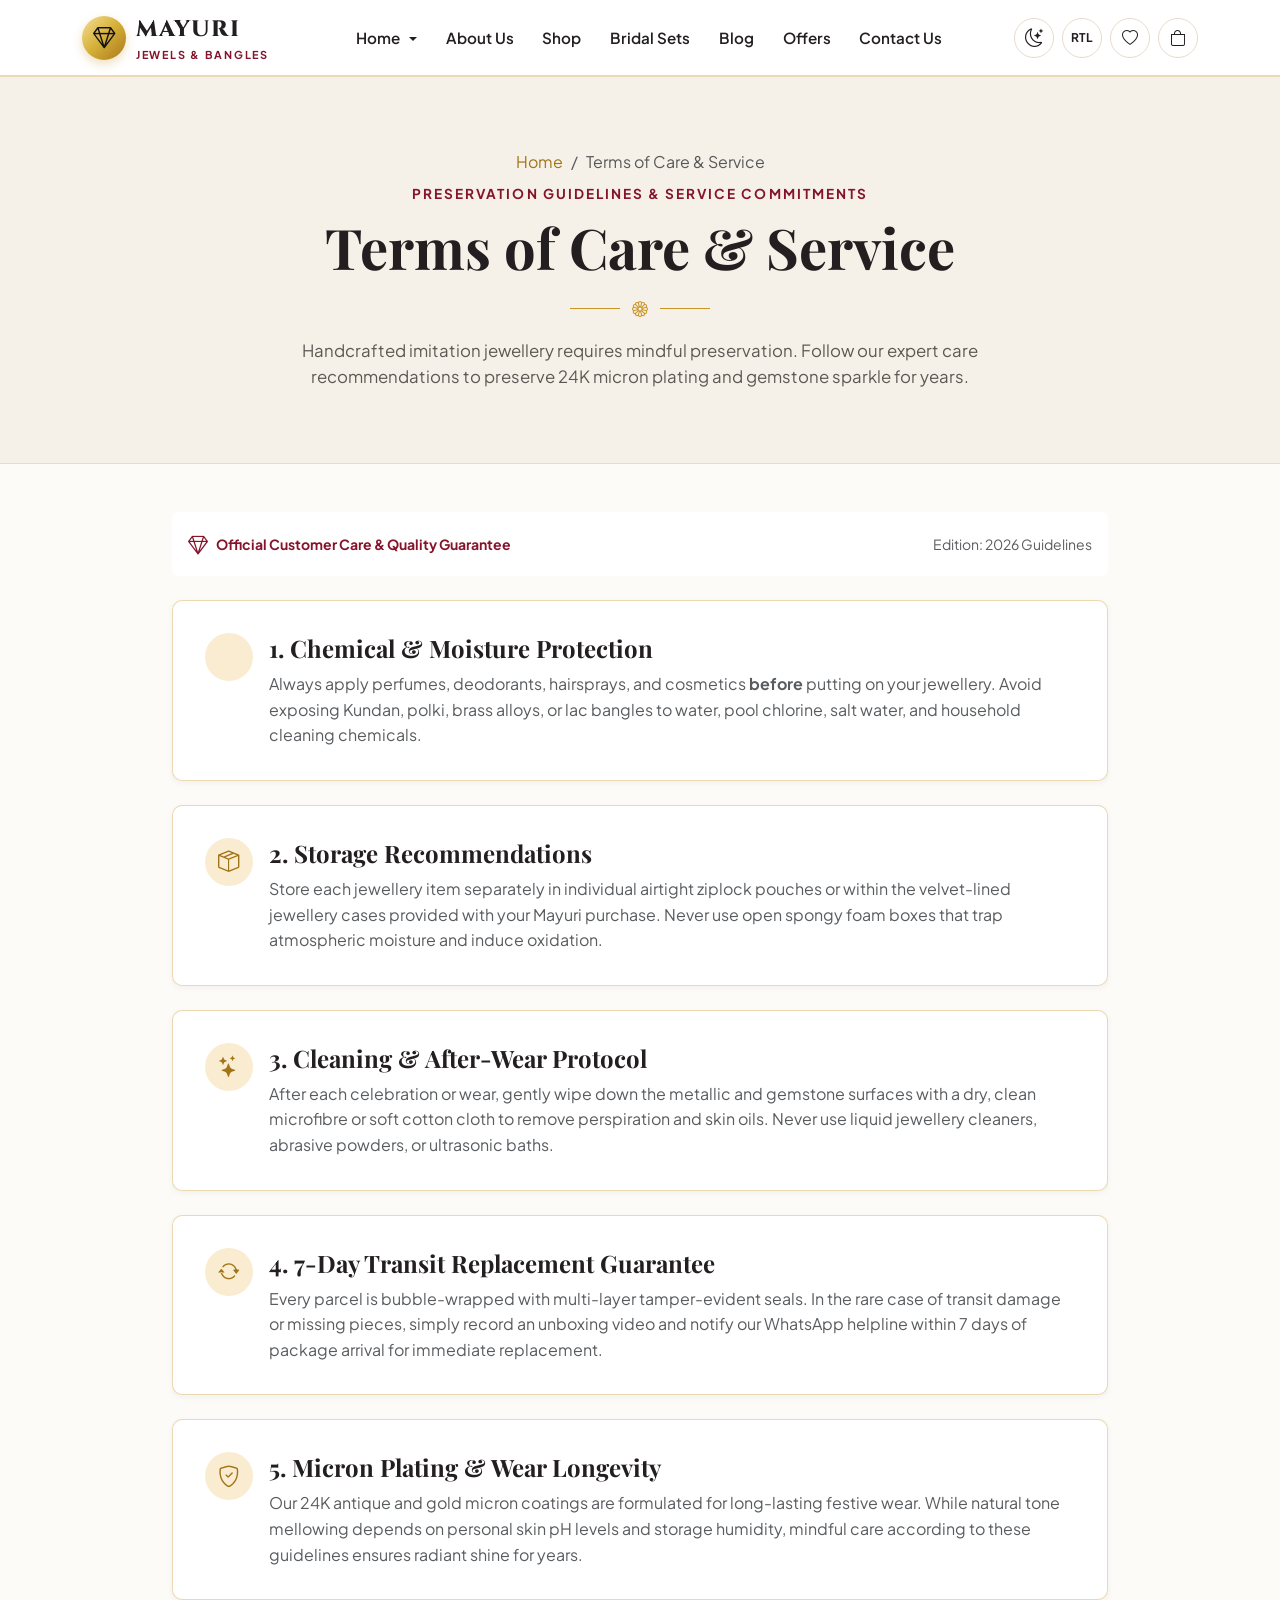
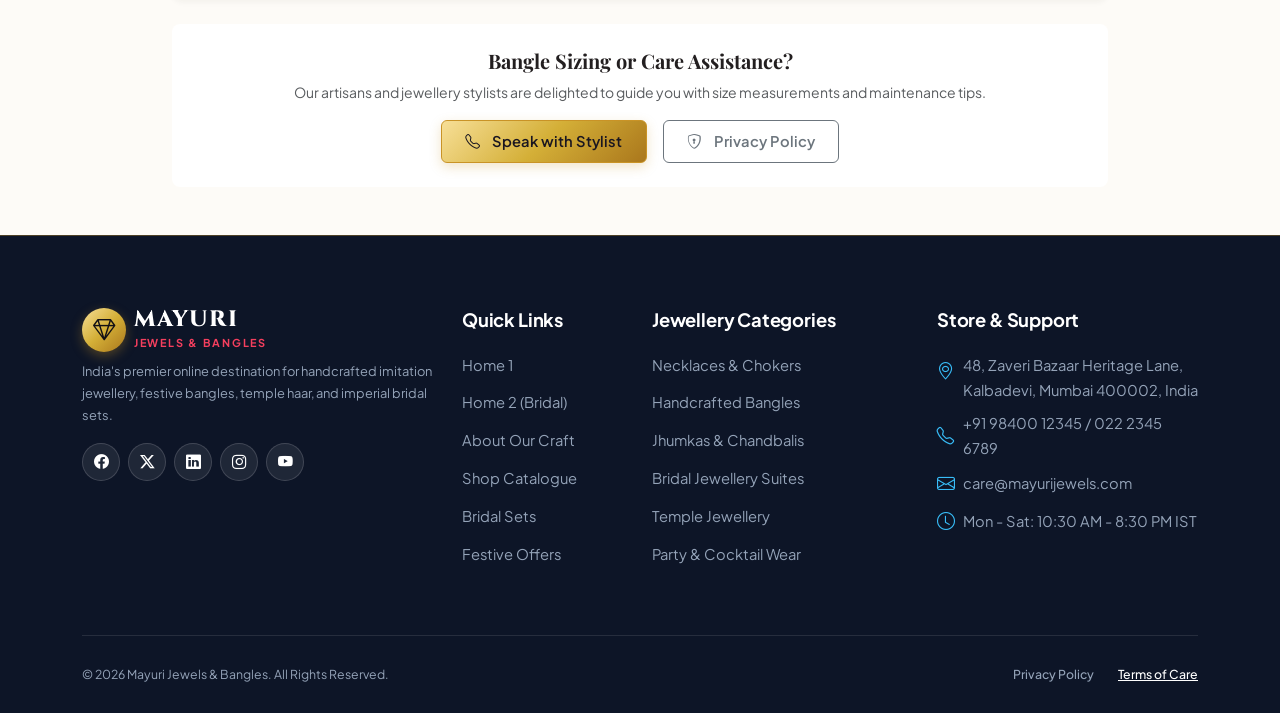
<file: terms-of-care.html>
<!DOCTYPE html>
<html lang="en" dir="ltr" data-bs-theme="light">

<head>
  <meta charset="UTF-8">
  <meta name="viewport" content="width=device-width, initial-scale=1.0">
  <title>Terms of Care &amp; Service | Mayuri Jewels &amp; Bangles</title>
  <meta name="description"
    content="Jewellery maintenance, preservation rules, replacement policy, and terms of service for Mayuri Jewels &amp; Bangles handcrafted imitation jewellery.">
  <meta name="keywords"
    content="jewellery care, terms of care, bangle care, kundan care, 7-day replacement, imitation jewellery maintenance">

  <!-- Favicon -->
  <link rel="icon" type="image/svg+xml"
    href="data:image/svg+xml,<svg xmlns='http://www.w3.org/2000/svg' viewBox='0 0 100 100'><circle cx='50' cy='50' r='48' fill='%23c99326'/><circle cx='50' cy='50' r='38' fill='%2385142b'/><path d='M50 20 L58 42 L80 50 L58 58 L50 80 L42 58 L20 50 L42 42 Z' fill='%23fef8e7'/></svg>">

  <!-- Bootstrap 5.3 CSS & Icons -->
  <link rel="stylesheet" href="https://cdn.jsdelivr.net/npm/bootstrap@5.3.3/dist/css/bootstrap.min.css">
  <link rel="stylesheet" href="https://cdn.jsdelivr.net/npm/bootstrap-icons@1.11.3/font/bootstrap-icons.min.css">

  <!-- Custom Design System -->
  <link rel="stylesheet" href="assets/css/style.css">
</head>

<body>

  <!-- Single Fixed Navigation Bar -->
  <nav class="navbar navbar-expand-lg navbar-jewel sticky-top">
    <div class="container">
      <!-- Brand Logo -->
      <a class="navbar-brand" href="index.html">
        <div class="brand-icon-wrap">
          <i class="bi bi-gem"></i>
        </div>
        <div>
          <span class="brand-title">Mayuri</span>
          <span class="brand-sub">Jewels &amp; Bangles</span>
        </div>
      </a>

      <!-- Mobile Action Controls -->
      <div class="d-flex align-items-center gap-2 d-lg-none">
        <button type="button" class="control-btn theme-toggle-btn" aria-label="Toggle Light and Dark Mode"
          title="Toggle Theme">
          <i class="bi bi-moon-stars"></i>
        </button>
        <button type="button" class="control-btn rtl-toggle-btn" aria-label="Toggle RTL Layout" title="Toggle RTL">
          <span class="dir-text fw-bold" style="font-size: 0.72rem;">RTL</span>
        </button>
        <button type="button" class="control-btn" data-bs-toggle="modal" data-bs-target="#wishlistModal"
          aria-label="View Wishlist" title="Wishlist">
          <i class="bi bi-heart"></i>
          <span class="control-badge wishlist-count-badge" style="display: none;">0</span>
        </button>
        <button type="button" class="control-btn" data-bs-toggle="offcanvas" data-bs-target="#cartOffcanvas"
          aria-label="View Shopping Cart" title="Cart">
          <i class="bi bi-bag"></i>
          <span class="control-badge cart-count-badge" style="display: none;">0</span>
        </button>
        <button class="navbar-toggler border-0 p-1" type="button" data-bs-toggle="collapse"
          data-bs-target="#navbarContent" aria-controls="navbarContent" aria-expanded="false"
          aria-label="Toggle navigation">
          <i class="bi bi-list fs-2 text-gold"></i>
        </button>
      </div>

      <!-- Navigation Links -->
      <div class="collapse navbar-collapse" id="navbarContent">
        <ul class="navbar-nav mx-auto mb-2 mb-lg-0">
          <li class="nav-item dropdown">
            <a class="nav-link dropdown-toggle" href="#" id="homeDropdown" role="button" aria-expanded="false">
              Home
            </a>
            <ul class="dropdown-menu" aria-labelledby="homeDropdown">
              <li><a class="dropdown-item" href="index.html"><i class="bi bi-house-door me-2 text-gold"></i> Home 1 —
                  General Store</a></li>
              <li><a class="dropdown-item" href="index-2.html"><i class="bi bi-stars me-2 text-gold"></i> Home 2 —
                  Festive &amp; Bridal</a></li>
            </ul>
          </li>
          <li class="nav-item">
            <a class="nav-link" href="about.html">About Us</a>
          </li>
          <li class="nav-item">
            <a class="nav-link" href="shop.html">Shop</a>
          </li>
          <li class="nav-item">
            <a class="nav-link" href="bridal-sets.html">Bridal Sets</a>
          </li>
          <li class="nav-item">
            <a class="nav-link" href="blog.html">Blog</a>
          </li>
          <li class="nav-item">
            <a class="nav-link" href="offers.html">Offers</a>
          </li>
          <li class="nav-item">
            <a class="nav-link" href="contact.html">Contact Us</a>
          </li>
        </ul>

        <!-- Desktop Action Controls -->
        <div class="d-none d-lg-flex align-items-center gap-2">
          <button type="button" class="control-btn theme-toggle-btn" title="Toggle Light and Dark Mode"
            aria-label="Toggle Theme">
            <i class="bi bi-moon-stars"></i>
          </button>
          <button type="button" class="control-btn rtl-toggle-btn" title="Toggle RTL Layout" aria-label="Toggle RTL">
            <span class="dir-text fw-bold" style="font-size: 0.75rem;">RTL</span>
          </button>
          <button type="button" class="control-btn" data-bs-toggle="modal" data-bs-target="#wishlistModal"
            title="View Wishlist" aria-label="Wishlist">
            <i class="bi bi-heart"></i>
            <span class="control-badge wishlist-count-badge" style="display: none;">0</span>
          </button>
          <button type="button" class="control-btn" data-bs-toggle="offcanvas" data-bs-target="#cartOffcanvas"
            title="View Cart" aria-label="Cart">
            <i class="bi bi-bag"></i>
            <span class="control-badge cart-count-badge" style="display: none;">0</span>
          </button>
        </div>
      </div>
    </div>
  </nav>

  <!-- Page Header / Hero -->
  <header class="py-5 bg-cream border-bottom border-subtle position-relative overflow-hidden">
    <div class="container text-center py-4 position-relative" style="z-index: 2;">
      <nav aria-label="breadcrumb">
        <ol class="breadcrumb justify-content-center small mb-2">
          <li class="breadcrumb-item"><a href="index.html">Home</a></li>
          <li class="breadcrumb-item active" aria-current="page">Terms of Care &amp; Service</li>
        </ol>
      </nav>
      <span class="section-subtitle">Preservation Guidelines &amp; Service Commitments</span>
      <h1 class="display-4 fw-bold mb-3">Terms of Care &amp; Service</h1>
      <div class="section-divider"><i class="bi bi-flower1"></i></div>
      <p class="section-desc mb-0 mx-auto" style="max-width: 680px;">
        Handcrafted imitation jewellery requires mindful preservation. Follow our expert care recommendations to preserve 24K micron plating and gemstone sparkle for years.
      </p>
    </div>
  </header>

  <!-- Main Content: Focused, Limited & Properly Aligned Policy Cards -->
  <main class="py-5">
    <div class="container" style="max-width: 960px;">

      <!-- Care Meta Note -->
      <div class="d-flex flex-wrap align-items-center justify-content-between p-3 rounded-3 bg-card border-gold mb-4 small">
        <div class="d-flex align-items-center gap-2 text-crimson fw-bold">
          <i class="bi bi-gem fs-5"></i>
          <span>Official Customer Care &amp; Quality Guarantee</span>
        </div>
        <div class="text-muted">
          Edition: 2026 Guidelines
        </div>
      </div>

      <!-- Card 1: Chemical & Moisture Protection -->
      <div class="policy-card">
        <div class="d-flex align-items-start gap-3">
          <div class="policy-icon-wrap flex-shrink-0 mb-0">
            <i class="bi bi-droplet-slash"></i>
          </div>
          <div>
            <h4 class="fw-bold mb-2">1. Chemical &amp; Moisture Protection</h4>
            <p class="text-muted mb-0">
              Always apply perfumes, deodorants, hairsprays, and cosmetics <strong>before</strong> putting on your jewellery. Avoid exposing Kundan, polki, brass alloys, or lac bangles to water, pool chlorine, salt water, and household cleaning chemicals.
            </p>
          </div>
        </div>
      </div>

      <!-- Card 2: Storage Recommendations -->
      <div class="policy-card">
        <div class="d-flex align-items-start gap-3">
          <div class="policy-icon-wrap flex-shrink-0 mb-0">
            <i class="bi bi-box-seam"></i>
          </div>
          <div>
            <h4 class="fw-bold mb-2">2. Storage Recommendations</h4>
            <p class="text-muted mb-0">
              Store each jewellery item separately in individual airtight ziplock pouches or within the velvet-lined jewellery cases provided with your Mayuri purchase. Never use open spongy foam boxes that trap atmospheric moisture and induce oxidation.
            </p>
          </div>
        </div>
      </div>

      <!-- Card 3: Cleaning & After-Wear Protocol -->
      <div class="policy-card">
        <div class="d-flex align-items-start gap-3">
          <div class="policy-icon-wrap flex-shrink-0 mb-0">
            <i class="bi bi-stars"></i>
          </div>
          <div>
            <h4 class="fw-bold mb-2">3. Cleaning &amp; After-Wear Protocol</h4>
            <p class="text-muted mb-0">
              After each celebration or wear, gently wipe down the metallic and gemstone surfaces with a dry, clean microfibre or soft cotton cloth to remove perspiration and skin oils. Never use liquid jewellery cleaners, abrasive powders, or ultrasonic baths.
            </p>
          </div>
        </div>
      </div>

      <!-- Card 4: 7-Day Replacement Guarantee -->
      <div class="policy-card">
        <div class="d-flex align-items-start gap-3">
          <div class="policy-icon-wrap flex-shrink-0 mb-0">
            <i class="bi bi-arrow-repeat"></i>
          </div>
          <div>
            <h4 class="fw-bold mb-2">4. 7-Day Transit Replacement Guarantee</h4>
            <p class="text-muted mb-0">
              Every parcel is bubble-wrapped with multi-layer tamper-evident seals. In the rare case of transit damage or missing pieces, simply record an unboxing video and notify our WhatsApp helpline within 7 days of package arrival for immediate replacement.
            </p>
          </div>
        </div>
      </div>

      <!-- Card 5: Micron Plating & Longevity -->
      <div class="policy-card">
        <div class="d-flex align-items-start gap-3">
          <div class="policy-icon-wrap flex-shrink-0 mb-0">
            <i class="bi bi-shield-check"></i>
          </div>
          <div>
            <h4 class="fw-bold mb-2">5. Micron Plating &amp; Wear Longevity</h4>
            <p class="text-muted mb-0">
              Our 24K antique and gold micron coatings are formulated for long-lasting festive wear. While natural tone mellowing depends on personal skin pH levels and storage humidity, mindful care according to these guidelines ensures radiant shine for years.
            </p>
          </div>
        </div>
      </div>

      <!-- Care Support Callout -->
      <div class="p-4 rounded-3 text-center bg-card border-subtle mt-4">
        <h5 class="fw-bold mb-2">Bangle Sizing or Care Assistance?</h5>
        <p class="text-muted small mb-3">Our artisans and jewellery stylists are delighted to guide you with size measurements and maintenance tips.</p>
        <div class="d-flex justify-content-center gap-3 flex-wrap">
          <a href="contact.html" class="btn btn-gold btn-sm"><i class="bi bi-telephone me-1"></i> Speak with Stylist</a>
          <a href="privacy-policy.html" class="btn btn-outline-secondary btn-sm"><i class="bi bi-shield-lock me-1"></i> Privacy Policy</a>
        </div>
      </div>

    </div>
  </main>

  <!-- Professional Site Footer -->
  <footer class="site-footer">
    <div class="container">
      <div class="row g-4 justify-content-between">
        <!-- Col 1: Brand Info -->
        <div class="col-lg-4 col-md-6">
          <div class="footer-brand mb-3">
            <div class="d-flex align-items-center gap-2 mb-2">
              <div class="brand-icon-wrap">
                <i class="bi bi-gem"></i>
              </div>
              <div>
                <span class="brand-title">Mayuri</span>
                <span class="brand-sub">Jewels &amp; Bangles</span>
              </div>
            </div>
            <p class="text-muted small">
              India's premier online destination for handcrafted imitation jewellery, festive bangles, temple haar, and imperial bridal sets.
            </p>
          </div>
          <div class="social-links d-flex gap-2 mt-3">
            <a href="https://facebook.com" target="_blank" rel="noopener" class="social-icon" aria-label="Facebook"><i class="bi bi-facebook"></i></a>
            <a href="https://twitter.com" target="_blank" rel="noopener" class="social-icon" aria-label="X (Twitter)"><i class="bi bi-twitter-x"></i></a>
            <a href="https://linkedin.com" target="_blank" rel="noopener" class="social-icon" aria-label="LinkedIn"><i class="bi bi-linkedin"></i></a>
            <a href="https://instagram.com" target="_blank" rel="noopener" class="social-icon" aria-label="Instagram"><i class="bi bi-instagram"></i></a>
            <a href="https://youtube.com" target="_blank" rel="noopener" class="social-icon" aria-label="YouTube"><i class="bi bi-youtube"></i></a>
          </div>
        </div>

        <!-- Col 2: Quick Links -->
        <div class="col-lg-2 col-md-6 col-6">
          <h5 class="footer-heading">Quick Links</h5>
          <ul class="footer-links">
            <li><a href="index.html">Home 1</a></li>
            <li><a href="index-2.html">Home 2 (Bridal)</a></li>
            <li><a href="about.html">About Our Craft</a></li>
            <li><a href="shop.html">Shop Catalogue</a></li>
            <li><a href="bridal-sets.html">Bridal Sets</a></li>
            <li><a href="offers.html">Festive Offers</a></li>
          </ul>
        </div>

        <!-- Col 3: Categories -->
        <div class="col-lg-3 col-md-6 col-6">
          <h5 class="footer-heading">Jewellery Categories</h5>
          <ul class="footer-links">
            <li><a href="shop.html?cat=necklaces">Necklaces &amp; Chokers</a></li>
            <li><a href="shop.html?cat=bangles">Handcrafted Bangles</a></li>
            <li><a href="shop.html?cat=earrings">Jhumkas &amp; Chandbalis</a></li>
            <li><a href="shop.html?cat=bridal">Bridal Jewellery Suites</a></li>
            <li><a href="shop.html?cat=traditional">Temple Jewellery</a></li>
            <li><a href="shop.html?cat=party">Party &amp; Cocktail Wear</a></li>
          </ul>
        </div>

        <!-- Col 4: Store Support & Address -->
        <div class="col-lg-3 col-md-6">
          <h5 class="footer-heading">Store &amp; Support</h5>
          <ul class="footer-links">
            <li class="d-flex align-items-start gap-2 text-muted small mb-2">
              <i class="bi bi-geo-alt text-gold mt-1"></i>
              <span>48, Zaveri Bazaar Heritage Lane, Kalbadevi, Mumbai 400002, India</span>
            </li>
            <li class="d-flex align-items-center gap-2 text-muted small mb-2">
              <i class="bi bi-telephone text-gold"></i>
              <span>+91 98400 12345 / 022 2345 6789</span>
            </li>
            <li class="d-flex align-items-center gap-2 text-muted small mb-2">
              <i class="bi bi-envelope text-gold"></i>
              <span>care@mayurijewels.com</span>
            </li>
            <li class="d-flex align-items-center gap-2 text-muted small">
              <i class="bi bi-clock text-gold"></i>
              <span>Mon - Sat: 10:30 AM - 8:30 PM IST</span>
            </li>
          </ul>
        </div>
      </div>

      <!-- Footer Bottom -->
      <div class="footer-bottom d-flex flex-column flex-md-row justify-content-between align-items-center gap-3">
        <p class="small mb-0">&copy; 2026 Mayuri Jewels &amp; Bangles. All Rights Reserved.</p>
        <div class="footer-legal-links d-flex align-items-center gap-4 small">
          <a href="privacy-policy.html" class="footer-legal-link">Privacy Policy</a>
          <a href="terms-of-care.html" class="footer-legal-link active">Terms of Care</a>
        </div>
      </div>
    </div>
  </footer>

  <!-- Shopping Cart Offcanvas Drawer -->
  <div class="offcanvas offcanvas-end" tabindex="-1" id="cartOffcanvas" aria-labelledby="cartOffcanvasLabel">
    <div class="offcanvas-header">
      <h5 class="offcanvas-title" id="cartOffcanvasLabel">
        <i class="bi bi-bag-check text-gold"></i> Your Shopping Cart
      </h5>
      <button type="button" class="btn-close" data-bs-dismiss="offcanvas" aria-label="Close"></button>
    </div>
    <div class="offcanvas-body d-flex flex-column">
      <div class="cart-shipping-progress">
        <div id="freeShippingText" class="mb-1">Add items worth ₹1,499 for FREE Delivery!</div>
        <div class="progress">
          <div id="freeShippingProgress" class="progress-bar progress-bar-gold" role="progressbar" style="width: 0%;" aria-valuenow="0" aria-valuemin="0" aria-valuemax="100"></div>
        </div>
      </div>
      <div id="cartItemsContainer" class="flex-grow-1 overflow-auto"></div>
      <div id="cartFooter" class="pt-3 border-top border-subtle mt-auto" style="display: none;">
        <div class="d-flex justify-content-between mb-2">
          <span class="text-muted">Subtotal:</span>
          <span class="fw-bold" id="cartSubtotal">₹0</span>
        </div>
        <div class="d-flex justify-content-between mb-3">
          <span class="fw-bold fs-5">Estimated Total:</span>
          <span class="fw-bold fs-5 text-crimson" id="cartTotal">₹0</span>
        </div>
        <div class="d-grid gap-2">
          <a href="checkout.html" class="btn btn-gold btn-lg btn-proceed-checkout" id="btnCheckout">
            <i class="bi bi-lock-fill"></i> Proceed to Checkout
          </a>
          <a href="shop.html" class="btn btn-outline-secondary btn-sm" data-bs-dismiss="offcanvas">Continue Shopping</a>
        </div>
      </div>
    </div>
  </div>

  <!-- Wishlist Modal -->
  <div class="modal fade" id="wishlistModal" tabindex="-1" aria-labelledby="wishlistModalLabel" aria-hidden="true">
    <div class="modal-dialog modal-dialog-centered modal-lg">
      <div class="modal-content bg-card border-gold">
        <div class="modal-header">
          <h5 class="modal-title fw-bold" id="wishlistModalLabel">
            <i class="bi bi-heart-fill text-gold me-2"></i> Saved Wishlist Items
          </h5>
          <button type="button" class="btn-close" data-bs-dismiss="modal" aria-label="Close"></button>
        </div>
        <div class="modal-body p-4" id="wishlistItemsContainer"></div>
      </div>
    </div>
  </div>

  <!-- Toast Notification Container -->
  <div class="jewel-toast-container"></div>

  <!-- Scripts -->
  <script src="https://cdn.jsdelivr.net/npm/bootstrap@5.3.3/dist/js/bootstrap.bundle.min.js"></script>
  <script src="assets/js/products-data.js"></script>
  <script src="assets/js/main.js"></script>
</body>

</html>
</file>
<file: assets/css/style.css>
/* ==========================================================================
   MAYURI JEWELS & BANGLES - MASTER DESIGN SYSTEM
   Project 27: Imitation Jewellery & Bangles Store
   Framework: Bootstrap 5.3 + Custom Festive Design System
   ========================================================================== */

@import url('https://fonts.googleapis.com/css2?family=Playfair+Display:ital,wght@0,400;0,600;0,700;0,800;1,400&family=Plus+Jakarta+Sans:wght@300;400;500;600;700;800&family=Cinzel:wght@500;600;700;800&display=swap');

/* --- 1. ROOT VARIABLES & THEME TOKENS --- */
:root {
  /* Brand Palette - Royal Indian Jewellery */
  --gold-primary: #c99326;
  --gold-dark: #a27417;
  --gold-light: #faecd0;
  --gold-gradient: linear-gradient(135deg, #d4af37 0%, #b8860b 50%, #f3e5ab 100%);
  --gold-sheen: linear-gradient(135deg, #f7df97 0%, #d4af37 50%, #aa771c 100%);
  
  --crimson-primary: #85142b;
  --crimson-dark: #5c0d1e;
  --crimson-light: #fbebee;
  --crimson-gradient: linear-gradient(135deg, #85142b 0%, #5c0d1e 100%);

  --emerald-accent: #0f4c3a;
  --emerald-light: #e6f4f0;

  /* Surfaces & Backgrounds - Light Mode */
  --bg-primary: #fdfbf7;
  --bg-secondary: #f6f1e8;
  --bg-tertiary: #eee5d7;
  --surface-card: #ffffff;
  --surface-card-hover: #ffffff;
  
  /* Borders & Dividers */
  --border-color: #e8dcce;
  --border-subtle: #f0e6da;
  --border-gold: rgba(201, 147, 38, 0.35);

  /* Typography */
  --font-serif: 'Playfair Display', Georgia, serif;
  --font-royal: 'Cinzel', serif;
  --font-sans: 'Plus Jakarta Sans', system-ui, -apple-system, sans-serif;
  
  --text-main: #231f20;
  --text-muted: #5e5754;
  --text-light: #8a827e;
  --text-inverse: #ffffff;

  /* Elevations & Shadows */
  --shadow-sm: 0 2px 6px rgba(44, 30, 20, 0.05);
  --shadow-md: 0 6px 18px rgba(44, 30, 20, 0.08);
  --shadow-lg: 0 14px 34px rgba(44, 30, 20, 0.12);
  --shadow-gold: 0 6px 20px rgba(201, 147, 38, 0.25);

  /* Transitions */
  --transition-fast: 0.18s ease;
  --transition-normal: 0.3s ease;
  --transition-smooth: 0.4s cubic-bezier(0.16, 1, 0.3, 1);

  /* Radii */
  --radius-sm: 6px;
  --radius-md: 10px;
  --radius-lg: 16px;
  --radius-full: 9999px;
}

/* --- DARK THEME OVERRIDES --- */
[data-bs-theme="dark"] {
  --bg-primary: #121015;
  --bg-secondary: #1a1620;
  --bg-tertiary: #241e2d;
  --surface-card: #1f1a26;
  --surface-card-hover: #262030;
  
  --border-color: #332b3f;
  --border-subtle: #2a2334;
  --border-gold: rgba(224, 172, 69, 0.4);

  --text-main: #f7f5f2;
  --text-muted: #b8b0bd;
  --text-light: #8f8596;
  --text-inverse: #121015;

  --gold-primary: #e0ac45;
  --gold-dark: #b8860b;
  --gold-light: #2e261a;
  
  --crimson-primary: #aa2240;
  --crimson-dark: #7a142b;
  --crimson-light: #2b141c;

  --shadow-sm: 0 2px 6px rgba(0, 0, 0, 0.35);
  --shadow-md: 0 8px 22px rgba(0, 0, 0, 0.5);
  --shadow-lg: 0 16px 40px rgba(0, 0, 0, 0.65);
  --shadow-gold: 0 6px 22px rgba(224, 172, 69, 0.2);
}

/* --- 2. GLOBAL RESET & BASE STYLES --- */
*, *::before, *::after {
  box-sizing: border-box;
}

html {
  scroll-behavior: smooth;
  font-size: 16px;
  overflow-x: clip;
}

body {
  font-family: var(--font-sans);
  color: var(--text-main);
  background-color: var(--bg-primary);
  line-height: 1.6;
  overflow-x: clip;
  transition: background-color var(--transition-normal), color var(--transition-normal);
  -webkit-font-smoothing: antialiased;
}

h1, h2, h3, h4, h5, h6,
.font-serif {
  font-family: var(--font-serif);
  color: var(--text-main);
  font-weight: 700;
  line-height: 1.25;
}

.font-royal {
  font-family: var(--font-royal);
  letter-spacing: 0.05em;
}

p {
  margin-bottom: 1rem;
  color: var(--text-muted);
}

a {
  color: var(--gold-dark);
  text-decoration: none;
  transition: color var(--transition-fast);
}

a:hover {
  color: var(--crimson-primary);
}

img {
  max-width: 100%;
  height: auto;
  vertical-align: middle;
}

/* --- 3. UTILITY & DECORATIVE CLASSES --- */
.bg-cream { background-color: var(--bg-secondary) !important; }
.bg-primary-soft { background-color: var(--gold-light) !important; }
.bg-crimson-soft { background-color: var(--crimson-light) !important; }
.bg-crimson {
  background: var(--crimson-gradient) !important;
  color: #ffffff !important;
}
.bg-crimson h1,
.bg-crimson h2,
.bg-crimson h3,
.bg-crimson h4,
.bg-crimson h5,
.bg-crimson h6 {
  color: #ffffff !important;
}
.bg-crimson p,
.bg-crimson .lead,
.bg-crimson .text-light,
.bg-crimson .text-white-50 {
  color: rgba(255, 255, 255, 0.92) !important;
}

/* Ensure headings inside dark backgrounds, text-white containers, and card-img-overlays are always crisp white */
.bg-dark h1,
.bg-dark h2,
.bg-dark h3,
.bg-dark h4,
.bg-dark h5,
.bg-dark h6,
.text-white h1,
.text-white h2,
.text-white h3,
.text-white h4,
.text-white h5,
.text-white h6,
.card-img-overlay h1,
.card-img-overlay h2,
.card-img-overlay h3,
.card-img-overlay h4,
.card-img-overlay h5,
.card-img-overlay h6,
.card-img-overlay .card-title {
  color: #ffffff !important;
}

.card-img-overlay {
  background: linear-gradient(to top, rgba(10, 6, 12, 0.94) 0%, rgba(10, 6, 12, 0.55) 55%, rgba(10, 6, 12, 0.1) 85%, transparent 100%);
}

.card-img-overlay h1,
.card-img-overlay h2,
.card-img-overlay h3,
.card-img-overlay h4,
.card-img-overlay h5,
.card-img-overlay h6,
.card-img-overlay .card-title {
  text-shadow: 0 2px 10px rgba(0, 0, 0, 0.85);
}

.card-img-overlay p,
.card-img-overlay .text-light,
.card-img-overlay .text-white-50 {
  color: rgba(255, 255, 255, 0.9) !important;
  text-shadow: 0 1px 4px rgba(0, 0, 0, 0.7);
}
.bg-card { background-color: var(--surface-card) !important; }

/* Universal Gold Utility & High-Contrast Badges */
.bg-gold,
.badge-gold {
  background-color: var(--gold-primary) !important;
  color: #121015 !important;
}

.badge.bg-gold,
.badge.badge-gold {
  background-color: var(--gold-primary) !important;
  color: #121015 !important;
  font-weight: 700 !important;
  letter-spacing: 0.05em;
  box-shadow: 0 2px 6px rgba(0, 0, 0, 0.25);
  display: inline-block;
}

[data-bs-theme="dark"] .bg-gold,
[data-bs-theme="dark"] .badge-gold,
[data-bs-theme="dark"] .badge.bg-gold,
[data-bs-theme="dark"] .badge.badge-gold {
  background-color: var(--gold-primary) !important;
  color: #121015 !important;
}

.text-gold { color: var(--gold-primary) !important; }
.text-crimson { color: var(--crimson-primary) !important; }
.text-emerald { color: var(--emerald-accent) !important; }

.border-gold { border-color: var(--border-gold) !important; }
.border-subtle { border-color: var(--border-color) !important; }

.section-padding {
  padding-top: 5rem;
  padding-bottom: 5rem;
}

@media (max-width: 768px) {
  .section-padding {
    padding-top: 3.5rem;
    padding-bottom: 3.5rem;
  }
}

/* Section Title & Motif */
.section-header {
  text-align: center;
  margin-bottom: 3rem;
  position: relative;
}

.section-subtitle {
  font-family: var(--font-sans);
  font-size: 0.85rem;
  font-weight: 700;
  text-transform: uppercase;
  letter-spacing: 0.15em;
  color: var(--crimson-primary);
  margin-bottom: 0.5rem;
  display: block;
}

.section-title {
  font-size: 2.25rem;
  font-weight: 700;
  margin-bottom: 0.75rem;
}

@media (max-width: 576px) {
  .section-title {
    font-size: 1.85rem;
  }
}

.section-divider {
  display: flex;
  align-items: center;
  justify-content: center;
  gap: 12px;
  margin-top: 0.75rem;
  margin-bottom: 1rem;
}

.section-divider::before,
.section-divider::after {
  content: "";
  display: block;
  width: 50px;
  height: 1.5px;
  background: var(--gold-primary);
}

.section-divider i {
  color: var(--gold-primary);
  font-size: 1rem;
}

.section-desc {
  max-width: 680px;
  margin: 0 auto;
  font-size: 1.05rem;
  color: var(--text-muted);
}

/* --- 4. BUTTONS & PILLS --- */
.btn {
  font-family: var(--font-sans);
  font-weight: 600;
  font-size: 0.92rem;
  padding: 0.65rem 1.45rem;
  border-radius: var(--radius-sm);
  transition: all var(--transition-normal);
  display: inline-flex;
  align-items: center;
  justify-content: center;
  gap: 0.5rem;
  line-height: 1.4;
}

.btn-gold {
  background: var(--gold-sheen);
  color: #1a1620;
  border: 1px solid var(--gold-primary);
  box-shadow: 0 4px 12px rgba(201, 147, 38, 0.25);
}

.btn-gold:hover {
  background: var(--gold-primary);
  color: #ffffff;
  transform: translateY(-2px);
  box-shadow: 0 6px 18px rgba(201, 147, 38, 0.4);
}

.btn-outline-gold {
  background: transparent;
  color: var(--gold-primary);
  border: 1.5px solid var(--gold-primary);
}

.btn-outline-gold:hover {
  background: var(--gold-primary);
  color: #ffffff;
  transform: translateY(-2px);
}

.btn-crimson {
  background: var(--crimson-gradient);
  color: #ffffff;
  border: 1px solid var(--crimson-dark);
  box-shadow: 0 4px 12px rgba(133, 20, 43, 0.25);
}

.btn-crimson:hover {
  background: var(--crimson-dark);
  color: #ffffff;
  transform: translateY(-2px);
  box-shadow: 0 6px 18px rgba(133, 20, 43, 0.4);
}

.btn-outline-crimson {
  background: transparent;
  color: var(--crimson-primary);
  border: 1.5px solid var(--crimson-primary);
}

.btn-outline-crimson:hover {
  background: var(--crimson-primary);
  color: #ffffff;
  transform: translateY(-2px);
}

/* Control Icon Buttons (Theme, RTL, Cart, Wishlist) */
.control-btn {
  width: 40px;
  height: 40px;
  border-radius: var(--radius-full);
  display: inline-flex;
  align-items: center;
  justify-content: center;
  background-color: var(--surface-card);
  border: 1px solid var(--border-color);
  color: var(--text-main);
  transition: all var(--transition-fast);
  cursor: pointer;
  position: relative;
  padding: 0;
}

.control-btn:hover {
  border-color: var(--gold-primary);
  color: var(--gold-primary);
  background-color: var(--gold-light);
  transform: translateY(-1px);
}

.theme-toggle-btn i {
  font-size: 1.15rem;
  transition: transform var(--transition-fast), color var(--transition-fast);
}

.theme-toggle-btn:hover i {
  transform: rotate(20deg) scale(1.15);
}

[data-bs-theme="dark"] .theme-toggle-btn i.bi-sun-fill {
  color: #ffc107 !important;
}

.control-badge {
  position: absolute;
  top: -4px;
  right: -4px;
  background-color: var(--crimson-primary);
  color: #ffffff;
  font-size: 0.68rem;
  font-weight: 700;
  width: 19px;
  height: 19px;
  border-radius: var(--radius-full);
  display: flex;
  align-items: center;
  justify-content: center;
  border: 2px solid var(--surface-card);
}

/* --- 5. TOPBAR & PRIMARY NAVBAR --- */
.topbar {
  background: var(--crimson-gradient);
  color: #ffffff;
  font-size: 0.82rem;
  padding: 0.4rem 0;
  border-bottom: 1px solid rgba(255, 255, 255, 0.1);
}

.topbar a {
  color: #ffffff;
  opacity: 0.9;
}

.topbar a:hover {
  opacity: 1;
  text-decoration: underline;
}

.sticky-top,
.navbar-jewel {
  position: sticky !important;
  top: 0 !important;
  background-color: var(--surface-card);
  border-bottom: 2px solid var(--border-gold);
  padding: 0.75rem 0;
  transition: all var(--transition-normal);
  z-index: 1030 !important;
}

.navbar-jewel.is-sticky {
  box-shadow: 0 4px 20px rgba(0, 0, 0, 0.12);
  padding: 0.55rem 0;
  background-color: rgba(255, 255, 255, 0.96);
  backdrop-filter: blur(12px);
  -webkit-backdrop-filter: blur(12px);
}

[data-bs-theme="dark"] .navbar-jewel.is-sticky {
  background-color: rgba(30, 20, 28, 0.96);
  box-shadow: 0 4px 20px rgba(0, 0, 0, 0.45);
}

.navbar-brand {
  display: flex;
  align-items: center;
  gap: 10px;
  padding: 0;
}

.brand-icon-wrap {
  width: 44px;
  height: 44px;
  border-radius: 50%;
  background: var(--gold-sheen);
  display: flex;
  align-items: center;
  justify-content: center;
  color: #121015;
  font-size: 1.4rem;
  box-shadow: 0 4px 10px rgba(201, 147, 38, 0.3);
}

.brand-title {
  font-family: var(--font-royal);
  font-size: 1.4rem;
  font-weight: 800;
  letter-spacing: 0.05em;
  text-transform: uppercase;
  color: var(--text-main);
  line-height: 1;
  margin: 0;
}

.brand-sub {
  font-family: var(--font-sans);
  font-size: 0.68rem;
  font-weight: 700;
  text-transform: uppercase;
  letter-spacing: 0.16em;
  color: var(--crimson-primary);
  display: block;
  margin-top: 2px;
}

[data-bs-theme="dark"] .brand-title {
  color: #ffffff;
}

[data-bs-theme="dark"] .brand-sub {
  color: #f43f5e;
}

.navbar-nav .nav-link {
  font-family: var(--font-sans);
  font-weight: 600;
  font-size: 0.95rem;
  color: var(--text-main);
  padding: 0.6rem 0.9rem !important;
  transition: color var(--transition-fast);
  position: relative;
}

.navbar-nav .nav-link:hover,
.navbar-nav .nav-link.active {
  color: var(--crimson-primary);
}

/* Active navigation indicator using ::before so ::after is preserved for dropdown caret */
.navbar-nav .nav-link.active::before {
  content: "";
  position: absolute;
  bottom: 0;
  left: 0.9rem;
  right: 0.9rem;
  height: 2px;
  background-color: var(--crimson-primary);
  border-radius: var(--radius-full);
}

/* Dropdown toggle caret styling */
.navbar-nav .dropdown-toggle::after {
  display: inline-block;
  content: "";
  vertical-align: 0.16em;
  margin-left: 0.35em;
  border-top: 0.32em solid currentColor !important;
  border-right: 0.3em solid transparent !important;
  border-bottom: 0 !important;
  border-left: 0.3em solid transparent !important;
  transition: transform var(--transition-fast);
}

.navbar-nav .dropdown:hover .dropdown-toggle::after,
.navbar-nav .dropdown.show .dropdown-toggle::after {
  transform: rotate(180deg);
}

/* Dropdown Menu Styling */
.dropdown-menu {
  background-color: var(--surface-card);
  border: 1px solid var(--border-gold);
  border-radius: var(--radius-sm);
  box-shadow: 0 10px 25px rgba(0, 0, 0, 0.12);
  padding: 0.5rem 0;
  margin-top: 0.4rem;
  min-width: 230px;
  z-index: 1050;
}

/* Desktop Hover & Click Navigation for Dropdowns */
@media (min-width: 992px) {
  .navbar-nav .nav-item.dropdown {
    position: relative;
  }

  .navbar-nav .nav-item.dropdown:hover > .dropdown-menu,
  .navbar-nav .nav-item.dropdown.show > .dropdown-menu,
  .navbar-nav .dropdown-menu.show {
    display: block !important;
    opacity: 1 !important;
    visibility: visible !important;
    transform: translateY(0) !important;
    pointer-events: auto !important;
  }

  .navbar-nav .dropdown-menu {
    position: absolute !important;
    top: 100% !important;
    left: 0 !important;
    right: auto !important;
    display: block;
    opacity: 0;
    visibility: hidden;
    transform: translateY(8px);
    transition: opacity 0.2s ease, transform 0.2s ease, visibility 0.2s;
    pointer-events: none;
    margin-top: 0.25rem;
    z-index: 1050;
    min-width: 240px;
  }

  /* Invisible hover bridge so mouse cursor never loses hover across margin gap */
  .navbar-nav .dropdown-menu::before {
    content: "";
    position: absolute;
    top: -12px;
    left: 0;
    right: 0;
    height: 12px;
  }

  /* Dropdown caret flip when open or hovered */
  .navbar-nav .nav-item.dropdown:hover .dropdown-toggle::after,
  .navbar-nav .nav-item.dropdown.show .dropdown-toggle::after,
  .navbar-nav .dropdown-toggle.show::after {
    transform: rotate(180deg) !important;
  }
}

/* Tablet & 1024px Screen Optimizations for Navigation Bar (Strict single line, no text-wrap) */
@media (min-width: 992px) and (max-width: 1199.98px) {
  .navbar-nav .nav-link {
    font-size: 0.86rem !important;
    padding: 0.5rem 0.52rem !important;
    white-space: nowrap !important;
  }
  .navbar-jewel .navbar-brand {
    gap: 6px !important;
  }
  .navbar-jewel .brand-title {
    font-size: 1.25rem !important;
  }
  .navbar-jewel .control-btn {
    width: 36px !important;
    height: 36px !important;
  }
}

.dropdown-item {
  color: var(--text-main);
  font-weight: 500;
  font-size: 0.9rem;
  padding: 0.55rem 1.25rem;
  display: flex;
  align-items: center;
  transition: background-color var(--transition-fast), color var(--transition-fast);
}

.dropdown-item:hover,
.dropdown-item.active {
  background-color: var(--gold-light);
  color: var(--gold-dark);
}

[data-bs-theme="dark"] .dropdown-menu {
  background-color: #1e141c;
  border-color: rgba(201, 147, 38, 0.35);
  box-shadow: 0 12px 30px rgba(0, 0, 0, 0.6);
}

[data-bs-theme="dark"] .dropdown-item:hover,
[data-bs-theme="dark"] .dropdown-item.active {
  background-color: var(--bg-tertiary);
  color: var(--gold-primary);
}

/* --- 5b. MOBILE & TABLET NAVBAR RESPONSIVE STYLES --- */
@media (max-width: 991.98px) {
  .navbar-jewel {
    padding: 0.5rem 0 !important;
  }

  .navbar-jewel.is-sticky {
    padding: 0.45rem 0 !important;
  }

  /* Keep top bar strictly on a single horizontal row */
  .navbar-jewel > .container {
    display: flex !important;
    flex-wrap: wrap !important;
    align-items: center !important;
    justify-content: space-between !important;
  }

  .navbar-jewel .navbar-brand {
    display: inline-flex !important;
    align-items: center !important;
    gap: 8px !important;
    padding: 0 !important;
    margin: 0 !important;
    flex-shrink: 0 !important;
  }

  .navbar-jewel .brand-icon-wrap {
    width: 36px !important;
    height: 36px !important;
    font-size: 1.15rem !important;
    flex-shrink: 0 !important;
  }

  .navbar-jewel .brand-title {
    font-size: 1.18rem !important;
    line-height: 1 !important;
    margin: 0 !important;
  }

  .navbar-jewel .brand-sub {
    font-size: 0.58rem !important;
    letter-spacing: 0.08em !important;
    margin-top: 1px !important;
    line-height: 1 !important;
  }

  /* Mobile Actions Container - keep strictly on same row as brand */
  .navbar-jewel .d-lg-none.d-flex {
    display: inline-flex !important;
    align-items: center !important;
    flex-wrap: nowrap !important;
    flex-shrink: 0 !important;
    gap: 5px !important;
    margin: 0 !important;
  }

  .navbar-jewel .d-lg-none .control-btn {
    width: 34px !important;
    height: 34px !important;
    font-size: 0.88rem !important;
    flex-shrink: 0 !important;
    padding: 0 !important;
  }

  .navbar-jewel .d-lg-none .control-btn .dir-text {
    font-size: 0.65rem !important;
  }

  .navbar-jewel .d-lg-none .navbar-toggler {
    width: 34px !important;
    height: 34px !important;
    padding: 0 !important;
    margin: 0 !important;
    display: inline-flex !important;
    align-items: center !important;
    justify-content: center !important;
    flex-shrink: 0 !important;
    background: transparent !important;
  }

  .navbar-jewel .d-lg-none .navbar-toggler i {
    font-size: 1.5rem !important;
    line-height: 1 !important;
  }

  .navbar-jewel .d-lg-none .control-badge {
    width: 17px !important;
    height: 17px !important;
    font-size: 0.62rem !important;
    top: -3px !important;
    right: -3px !important;
  }

  /* Collapsible Navigation Menu */
  .navbar-jewel .navbar-collapse {
    flex-basis: 100% !important;
    width: 100% !important;
    margin-top: 0.6rem !important;
    padding-top: 0.75rem !important;
    border-top: 1px solid var(--border-gold) !important;
  }

  .navbar-jewel .navbar-collapse .navbar-nav {
    padding: 0.25rem 0 !important;
  }

  .navbar-jewel .navbar-collapse .nav-link {
    padding: 0.6rem 0.75rem !important;
    font-size: 0.95rem !important;
    border-radius: var(--radius-sm) !important;
  }

  .navbar-jewel .navbar-collapse .nav-link.active::before {
    display: none !important;
  }

  .navbar-jewel .navbar-collapse .nav-link.active {
    background-color: var(--gold-light) !important;
    color: var(--gold-dark) !important;
  }

  /* Mobile Dropdown Styling - Clean Inline Accordion */
  .navbar-jewel .navbar-collapse .nav-item.dropdown {
    width: 100% !important;
  }

  .navbar-jewel .navbar-collapse .dropdown-toggle {
    display: inline-flex !important;
    align-items: center !important;
    justify-content: flex-start !important;
    gap: 0.35rem !important;
    width: 100% !important;
    cursor: pointer !important;
  }

  .navbar-jewel .navbar-collapse .dropdown-toggle::after {
    display: inline-block !important;
    content: "" !important;
    margin-left: 0.35rem !important;
    margin-right: 0 !important;
    vertical-align: 0.16em !important;
    border-top: 0.35em solid currentColor !important;
    border-right: 0.3em solid transparent !important;
    border-bottom: 0 !important;
    border-left: 0.3em solid transparent !important;
    transition: transform 0.25s ease !important;
  }

  .navbar-jewel .navbar-collapse .dropdown-toggle.show::after,
  .navbar-jewel .navbar-collapse .nav-item.dropdown.show .dropdown-toggle::after {
    transform: rotate(180deg) !important;
  }

  .navbar-jewel .navbar-collapse .dropdown-menu,
  .navbar-jewel .navbar-collapse .dropdown-menu.show,
  .navbar-jewel .navbar-collapse .nav-item.dropdown.show .dropdown-menu,
  .navbar-jewel .navbar-collapse .nav-item.dropdown.show > .dropdown-menu {
    position: static !important;
    float: none !important;
    transform: none !important;
    top: auto !important;
    left: auto !important;
    right: auto !important;
    bottom: auto !important;
    inset: auto !important;
    width: calc(100% - 1rem) !important;
    min-width: 0 !important;
    max-width: 100% !important;
    box-shadow: none !important;
    border-top: none !important;
    border-right: none !important;
    border-bottom: none !important;
    border-left: 3px solid var(--gold-primary) !important;
    background-color: rgba(201, 147, 38, 0.08) !important;
    padding: 0.35rem 0.5rem !important;
    margin: 0.35rem 0 0.5rem 1rem !important;
    border-radius: 0 var(--radius-sm) var(--radius-sm) 0 !important;
    opacity: 1 !important;
    visibility: visible !important;
    pointer-events: auto !important;
    z-index: auto !important;
  }

  .navbar-jewel .navbar-collapse .dropdown-menu:not(.show) {
    display: none !important;
  }

  .navbar-jewel .navbar-collapse .dropdown-menu.show,
  .navbar-jewel .navbar-collapse .nav-item.dropdown.show > .dropdown-menu {
    display: block !important;
  }

  .navbar-jewel .navbar-collapse .dropdown-item {
    padding: 0.6rem 0.85rem !important;
    font-size: 0.92rem !important;
    border-radius: var(--radius-sm) !important;
    color: var(--text-main) !important;
    display: flex !important;
    align-items: center !important;
    margin-bottom: 2px !important;
  }

  .navbar-jewel .navbar-collapse .dropdown-item:hover,
  .navbar-jewel .navbar-collapse .dropdown-item.active {
    background-color: var(--gold-light) !important;
    color: var(--gold-dark) !important;
    font-weight: 700 !important;
  }

  [data-bs-theme="dark"] .navbar-jewel .navbar-collapse .dropdown-menu {
    background-color: rgba(201, 147, 38, 0.12) !important;
    border-left-color: var(--gold-primary) !important;
  }

  [data-bs-theme="dark"] .navbar-jewel .navbar-collapse {
    border-top-color: rgba(201, 147, 38, 0.35) !important;
  }

  [data-bs-theme="dark"] .navbar-jewel .navbar-collapse .nav-link.active {
    background-color: rgba(201, 147, 38, 0.2) !important;
    color: var(--gold-primary) !important;
  }

  [data-bs-theme="dark"] .navbar-jewel .navbar-collapse .dropdown-menu {
    background-color: #1a101a !important;
    border-color: rgba(201, 147, 38, 0.3) !important;
  }

  [data-bs-theme="dark"] .navbar-jewel .navbar-collapse .dropdown-item {
    color: #e2e8f0 !important;
  }

  [data-bs-theme="dark"] .navbar-jewel .navbar-collapse .dropdown-item:hover,
  [data-bs-theme="dark"] .navbar-jewel .navbar-collapse .dropdown-item.active {
    background-color: rgba(201, 147, 38, 0.25) !important;
    color: var(--gold-primary) !important;
  }
}

/* Specific optimizations for compact phone screens (<= 420px) */
@media (max-width: 420px) {
  .navbar-jewel > .container {
    padding-left: 10px !important;
    padding-right: 10px !important;
  }

  .navbar-jewel .navbar-brand {
    gap: 6px !important;
  }

  .navbar-jewel .brand-icon-wrap {
    width: 32px !important;
    height: 32px !important;
    font-size: 1rem !important;
  }

  .navbar-jewel .brand-title {
    font-size: 1.05rem !important;
  }

  .navbar-jewel .brand-sub {
    font-size: 0.52rem !important;
    letter-spacing: 0.05em !important;
  }

  .navbar-jewel .d-lg-none.d-flex {
    gap: 4px !important;
  }

  .navbar-jewel .d-lg-none .control-btn {
    width: 31px !important;
    height: 31px !important;
    font-size: 0.82rem !important;
  }

  .navbar-jewel .d-lg-none .control-btn .dir-text {
    font-size: 0.6rem !important;
  }

  .navbar-jewel .d-lg-none .navbar-toggler {
    width: 31px !important;
    height: 31px !important;
  }

  .navbar-jewel .d-lg-none .navbar-toggler i {
    font-size: 1.35rem !important;
  }
}

/* Ultra-narrow phone screens (<= 350px) */
@media (max-width: 350px) {
  .navbar-jewel > .container {
    padding-left: 6px !important;
    padding-right: 6px !important;
  }

  .navbar-jewel .brand-sub {
    display: none !important;
  }

  .navbar-jewel .d-lg-none.d-flex {
    gap: 3px !important;
  }

  .navbar-jewel .d-lg-none .control-btn {
    width: 29px !important;
    height: 29px !important;
    font-size: 0.76rem !important;
  }

  .navbar-jewel .d-lg-none .navbar-toggler {
    width: 29px !important;
    height: 29px !important;
  }
}

/* --- 6. HERO SECTIONS --- */
/* Home 1 Hero - Classic Heritage */
.hero-home1 {
  position: relative;
  min-height: 85vh;
  display: flex;
  align-items: center;
  background-color: var(--bg-secondary);
  overflow: hidden;
  padding: 4rem 0;
}

.hero-home1::before {
  content: "";
  position: absolute;
  top: -20%;
  right: -10%;
  width: 600px;
  height: 600px;
  background: radial-gradient(circle, rgba(212, 175, 55, 0.18) 0%, transparent 70%);
  border-radius: 50%;
  pointer-events: none;
}

.hero-title {
  font-size: 3.4rem;
  font-weight: 800;
  line-height: 1.15;
  margin-bottom: 1.25rem;
}

@media (max-width: 991px) {
  .hero-title { font-size: 2.6rem; }
  .hero-home1 { min-height: auto; padding: 3rem 0; }
}

@media (max-width: 576px) {
  .hero-title { font-size: 2.1rem; }
}

.hero-tagline {
  font-size: 1.15rem;
  color: var(--text-muted);
  max-width: 520px;
  margin-bottom: 2rem;
}

.hero-visual-frame {
  position: relative;
  border-radius: var(--radius-lg);
  overflow: hidden;
  box-shadow: var(--shadow-lg);
  border: 4px solid var(--surface-card);
}

.hero-visual-frame img {
  width: 100%;
  height: 520px;
  object-fit: cover;
  transition: transform 0.6s ease;
}

.hero-visual-frame:hover img {
  transform: scale(1.03);
}

.hero-floating-badge {
  position: absolute;
  bottom: 25px;
  left: 25px;
  background-color: var(--surface-card);
  padding: 1rem 1.25rem;
  border-radius: var(--radius-md);
  box-shadow: var(--shadow-md);
  border-left: 4px solid var(--gold-primary);
  max-width: 250px;
}

/* Home 2 Hero - Festive & Bridal Focus */
.hero-home2 {
  position: relative;
  background: linear-gradient(135deg, #1b1219 0%, #2b111e 50%, #150912 100%);
  color: #ffffff;
  padding: 5rem 0 4rem;
  overflow: hidden;
}

.hero-home2 .hero-title {
  color: #ffffff;
}

.hero-home2 .hero-tagline {
  color: #e2d8e0;
}

.hero-home2-badge {
  display: inline-block;
  background: var(--gold-sheen);
  color: #121015;
  padding: 0.35rem 1rem;
  border-radius: var(--radius-full);
  font-weight: 700;
  font-size: 0.8rem;
  text-transform: uppercase;
  letter-spacing: 0.1em;
  margin-bottom: 1rem;
}

/* --- Page Header Banners with Unique Images --- */
.page-header-banner {
  position: relative;
  background-size: cover;
  background-position: center center;
  background-repeat: no-repeat;
  min-height: 280px;
  display: flex;
  align-items: center;
  justify-content: center;
  padding: 3.75rem 0;
  color: #ffffff;
  overflow: hidden;
  border-bottom: 2px solid rgba(201, 147, 38, 0.4) !important;
}

.page-header-banner::before {
  content: "";
  position: absolute;
  inset: 0;
  background: linear-gradient(135deg, rgba(16, 12, 19, 0.88) 0%, rgba(38, 14, 27, 0.82) 50%, rgba(16, 12, 19, 0.90) 100%);
  z-index: 1;
}

.page-header-banner .container {
  position: relative;
  z-index: 2;
}

.page-header-banner h1,
.page-header-banner .display-4,
.page-header-banner .display-5 {
  color: #ffffff !important;
  font-family: var(--font-royal), var(--font-serif);
  text-shadow: 0 2px 10px rgba(0, 0, 0, 0.5);
}

.page-header-banner .section-subtitle {
  color: #ffd700 !important;
  font-weight: 700;
  letter-spacing: 0.15em;
  text-transform: uppercase;
  text-shadow: 0 1px 4px rgba(0, 0, 0, 0.6);
}

.page-header-banner .section-divider {
  color: #d4af37 !important;
}

.page-header-banner .section-divider::before,
.page-header-banner .section-divider::after {
  background: linear-gradient(90deg, transparent, rgba(212, 175, 55, 0.7), transparent);
}

.page-header-banner .section-desc,
.page-header-banner p {
  color: #e5dde6 !important;
  text-shadow: 0 1px 3px rgba(0, 0, 0, 0.6);
  font-size: 1.05rem;
  line-height: 1.7;
}

.page-header-banner .breadcrumb {
  margin-bottom: 0.75rem;
}

.page-header-banner .breadcrumb-item a {
  color: #f3d078 !important;
  text-decoration: none;
  font-weight: 500;
  transition: color var(--transition-fast);
}

.page-header-banner .breadcrumb-item a:hover {
  color: #ffffff !important;
  text-decoration: underline;
}

.page-header-banner .breadcrumb-item.active {
  color: rgba(255, 255, 255, 0.8) !important;
}

.page-header-banner .breadcrumb-item + .breadcrumb-item::before {
  color: rgba(243, 208, 120, 0.6) !important;
}

/* Unique Background Images for Each Page Header */
.header-bg-about {
  background-image: url('../images/headers/header-about.jpg');
}

.header-bg-shop {
  background-image: url('../images/headers/header-shop.jpg');
}

.header-bg-blog {
  background-image: url('../images/headers/header-blog.jpg');
}

.header-bg-offers {
  background-image: url('../images/headers/header-offers.jpg');
}

.header-bg-contact {
  background-image: url('../images/headers/header-contact.jpg');
}

@media (max-width: 768px) {
  .page-header-banner {
    min-height: 230px;
    padding: 2.75rem 0;
  }
}

/* --- ABOUT PAGE IMAGE SHOWCASES & BALANCED ALIGNMENT --- */
.about-img-frame {
  position: relative;
  max-width: 440px;
  width: 100%;
  margin: 0 auto;
  border-radius: var(--radius-md);
  overflow: hidden;
  box-shadow: 0 12px 32px rgba(44, 30, 20, 0.15);
  border: 1px solid var(--border-gold);
  background-color: var(--surface-card);
}

.about-img-frame img {
  width: 100%;
  height: 420px;
  object-fit: cover;
  object-position: center;
  display: block;
  transition: transform var(--transition-normal);
}

.about-img-frame:hover img {
  transform: scale(1.03);
}

.about-img-frame .about-floating-badge {
  position: absolute;
  bottom: 16px;
  left: 16px;
  right: 16px;
  max-width: 280px;
  background-color: rgba(255, 255, 255, 0.95);
  border: 1px solid var(--border-gold);
  border-radius: var(--radius-sm);
  padding: 0.75rem 1rem;
  box-shadow: 0 8px 24px rgba(0, 0, 0, 0.15);
  z-index: 2;
  backdrop-filter: blur(8px);
}

[data-bs-theme="dark"] .about-img-frame .about-floating-badge {
  background-color: rgba(26, 20, 24, 0.95);
  border-color: rgba(201, 147, 38, 0.4);
}

/* Process Section Center Image */
.about-process-img-frame {
  max-width: 320px;
  width: 100%;
  margin: 0 auto;
  border-radius: var(--radius-md);
  overflow: hidden;
  box-shadow: 0 10px 28px rgba(44, 30, 20, 0.12);
  border: 1px solid var(--border-gold);
  background-color: var(--surface-card);
}

.about-process-img-frame img {
  width: 100%;
  height: 380px;
  object-fit: cover;
  object-position: center;
  display: block;
}

@media (max-width: 991.98px) {
  .about-img-frame {
    max-width: 100%;
  }
  .about-img-frame img {
    height: 340px;
  }
  .about-process-img-frame img {
    height: 300px;
  }
}

/* Category Quick Banners (Home 2) */
.category-strip-card {
  position: relative;
  border-radius: var(--radius-md);
  overflow: hidden;
  height: 220px;
  box-shadow: var(--shadow-md);
}

.category-strip-card img {
  width: 100%;
  height: 100%;
  object-fit: cover;
  transition: transform var(--transition-smooth);
}

.category-strip-card:hover img {
  transform: scale(1.08);
}

.category-strip-overlay {
  position: absolute;
  inset: 0;
  background: linear-gradient(to top, rgba(0, 0, 0, 0.8) 0%, rgba(0, 0, 0, 0.1) 60%);
  display: flex;
  flex-direction: column;
  justify-content: flex-end;
  padding: 1.25rem;
  color: #ffffff;
}

.category-strip-title {
  font-size: 1.25rem;
  font-weight: 700;
  margin: 0;
  color: #ffffff;
}

.category-strip-link {
  font-size: 0.85rem;
  color: var(--gold-light);
  font-weight: 600;
  display: inline-flex;
  align-items: center;
  gap: 4px;
}

/* --- 7. PRODUCT CARDS & GRID --- */
.product-card {
  background-color: var(--surface-card);
  border: 1px solid var(--border-color);
  border-radius: var(--radius-md);
  overflow: hidden;
  transition: transform var(--transition-normal), box-shadow var(--transition-normal), border-color var(--transition-normal);
  display: flex;
  flex-direction: column;
  height: 100%;
  width: 100%;
  position: relative;
}

.product-card:hover {
  transform: translateY(-6px);
  box-shadow: var(--shadow-lg);
  border-color: var(--border-gold);
}

.product-media {
  position: relative;
  width: 100%;
  aspect-ratio: 1 / 1;
  overflow: hidden;
  background-color: var(--bg-secondary);
}

.product-media a {
  display: block;
  width: 100%;
  height: 100%;
}

.product-img {
  width: 100%;
  height: 100%;
  object-fit: cover;
  object-position: center;
  transition: transform 0.5s ease;
}

.product-card:hover .product-img {
  transform: scale(1.06);
}

/* Badge on Product */
.product-badge {
  position: absolute;
  top: 12px;
  left: 12px;
  padding: 0.3rem 0.75rem;
  font-size: 0.75rem;
  font-weight: 700;
  text-transform: uppercase;
  letter-spacing: 0.05em;
  border-radius: var(--radius-sm);
  z-index: 2;
  box-shadow: var(--shadow-sm);
}

.product-badge.badge-trending {
  background-color: var(--gold-primary);
  color: #1a1620;
}

.product-badge.badge-bestseller {
  background-color: var(--crimson-primary);
  color: #ffffff;
}

.product-badge.badge-new {
  background-color: var(--emerald-accent);
  color: #ffffff;
}

.product-badge.badge-sale {
  background-color: #d90429;
  color: #ffffff;
}

/* Quick Action Overlay Buttons */
.product-actions {
  position: absolute;
  top: 12px;
  right: 12px;
  display: flex;
  flex-direction: column;
  gap: 8px;
  z-index: 2;
  opacity: 0.9;
  transition: opacity var(--transition-fast);
}

.action-btn {
  width: 36px;
  height: 36px;
  border-radius: 50%;
  background-color: var(--surface-card);
  color: var(--text-main);
  border: 1px solid var(--border-color);
  display: flex;
  align-items: center;
  justify-content: center;
  cursor: pointer;
  transition: all var(--transition-fast);
  box-shadow: var(--shadow-sm);
  padding: 0;
}

.action-btn:hover {
  background-color: var(--gold-primary);
  color: #ffffff;
  border-color: var(--gold-primary);
  transform: scale(1.1);
}

.action-btn.active-wishlist {
  background-color: var(--crimson-primary);
  color: #ffffff;
  border-color: var(--crimson-primary);
}

.product-body {
  padding: 1.25rem;
  display: flex;
  flex-direction: column;
  flex-grow: 1;
}

.product-category {
  font-size: 0.75rem;
  font-weight: 700;
  text-transform: uppercase;
  letter-spacing: 0.08em;
  color: var(--text-light);
  margin-bottom: 0.35rem;
}

.product-title {
  font-size: 1.05rem;
  font-weight: 700;
  color: var(--text-main);
  margin-bottom: 0.5rem;
  line-height: 1.35;
  display: -webkit-box;
  -webkit-line-clamp: 2;
  line-clamp: 2;
  -webkit-box-orient: vertical;
  overflow: hidden;
  height: 2.85rem;
}

.product-title a {
  color: var(--text-main);
}

.product-title a:hover {
  color: var(--crimson-primary);
}

.product-rating {
  display: flex;
  align-items: center;
  gap: 4px;
  font-size: 0.8rem;
  color: var(--gold-primary);
  margin-bottom: 0.65rem;
  min-height: 1.25rem;
}

.rating-count {
  color: var(--text-light);
  font-size: 0.75rem;
  margin-left: 4px;
}

.product-price-row {
  display: flex;
  align-items: baseline;
  gap: 8px;
  margin-top: auto;
  margin-bottom: 0.9rem;
  min-height: 1.85rem;
}

.price-current {
  font-size: 1.25rem;
  font-weight: 800;
  color: var(--text-main);
}

.price-original {
  font-size: 0.88rem;
  color: var(--text-light);
  text-decoration: line-through;
}

.price-discount {
  font-size: 0.78rem;
  font-weight: 700;
  color: #2b9348;
}

.btn-add-cart {
  width: 100%;
  font-size: 0.88rem;
  padding: 0.55rem;
  border-radius: var(--radius-sm);
  margin-top: auto;
}

/* --- 8. BLOG CARDS & ALIGNMENT --- */
/* Strict requirement: Blog cards must have uniform widths and heights */
.blog-card {
  background-color: var(--surface-card);
  border: 1px solid var(--border-color);
  border-radius: var(--radius-md);
  overflow: hidden;
  transition: transform var(--transition-normal), box-shadow var(--transition-normal);
  display: flex;
  flex-direction: column;
  height: 100%;
}

.blog-card:hover {
  transform: translateY(-5px);
  box-shadow: var(--shadow-lg);
  border-color: var(--border-gold);
}

.blog-media {
  width: 100%;
  height: 220px;
  overflow: hidden;
  position: relative;
  background-color: var(--bg-secondary);
}

.blog-img {
  width: 100%;
  height: 100%;
  object-fit: cover;
  object-position: center;
  transition: transform 0.5s ease;
}

.blog-card:hover .blog-img {
  transform: scale(1.05);
}

.blog-category-tag {
  position: absolute;
  top: 12px;
  left: 12px;
  background-color: var(--surface-card);
  color: var(--crimson-primary);
  font-size: 0.75rem;
  font-weight: 700;
  text-transform: uppercase;
  letter-spacing: 0.05em;
  padding: 0.25rem 0.65rem;
  border-radius: var(--radius-sm);
  box-shadow: var(--shadow-sm);
}

.blog-body {
  padding: 1.5rem;
  display: flex;
  flex-direction: column;
  flex-grow: 1;
}

.blog-meta {
  display: flex;
  align-items: center;
  gap: 12px;
  font-size: 0.8rem;
  color: var(--text-light);
  margin-bottom: 0.65rem;
}

.blog-meta span {
  display: inline-flex;
  align-items: center;
  gap: 4px;
}

.blog-title {
  font-size: 1.2rem;
  font-weight: 700;
  color: var(--text-main);
  line-height: 1.35;
  margin-bottom: 0.75rem;
  display: -webkit-box;
  -webkit-line-clamp: 2;
  line-clamp: 2;
  -webkit-box-orient: vertical;
  overflow: hidden;
  height: 3.25rem;
}

.blog-title a {
  color: var(--text-main);
}

.blog-title a:hover {
  color: var(--crimson-primary);
}

.blog-desc {
  font-size: 0.92rem;
  color: var(--text-muted);
  line-height: 1.55;
  margin-bottom: 1.25rem;
  display: -webkit-box;
  -webkit-line-clamp: 3;
  line-clamp: 3;
  -webkit-box-orient: vertical;
  overflow: hidden;
  height: 4.3rem;
}

.blog-footer {
  margin-top: auto;
  padding-top: 1rem;
  border-top: 1px solid var(--border-subtle);
  display: flex;
  align-items: center;
  justify-content: space-between;
}

.blog-read-more {
  font-size: 0.88rem;
  font-weight: 700;
  color: var(--crimson-primary);
  display: inline-flex;
  align-items: center;
  gap: 6px;
  transition: gap var(--transition-fast);
}

.blog-read-more:hover {
  color: var(--gold-dark);
  gap: 10px;
}

/* Category Filter Buttons in Blog */
[data-blog-category] {
  border-radius: var(--radius-sm);
  font-weight: 600;
  font-size: 0.84rem;
  padding: 0.38rem 0.85rem;
  white-space: nowrap;
  display: inline-flex;
  align-items: center;
  justify-content: center;
  transition: all var(--transition-fast);
}

[data-blog-category].active {
  background-color: var(--crimson-primary) !important;
  border-color: var(--crimson-primary) !important;
  color: #ffffff !important;
  box-shadow: 0 4px 12px rgba(133, 20, 43, 0.25);
}

[data-blog-category]:hover:not(.active) {
  border-color: var(--gold-primary);
  color: var(--crimson-primary);
  background-color: var(--gold-light);
}

[data-bs-theme="dark"] [data-blog-category]:hover:not(.active) {
  background-color: rgba(201, 147, 38, 0.15);
  color: var(--gold-primary);
  border-color: var(--gold-primary);
}

/* --- 9. OFFERS & PROMOTIONAL BANNERS --- */
.offer-card {
  background-color: var(--surface-card);
  border: 1px dashed var(--gold-primary);
  border-radius: var(--radius-md);
  padding: 1.85rem 1.4rem 1.4rem;
  position: relative;
  transition: all var(--transition-normal);
  display: flex;
  flex-direction: column;
  height: 100%;
  margin-top: 14px;
}

.offer-card:hover {
  box-shadow: var(--shadow-md);
  transform: translateY(-4px);
  border-style: solid;
}

.offer-badge {
  position: absolute;
  top: -12px;
  right: 20px;
  background: var(--crimson-gradient);
  color: #ffffff;
  font-size: 0.75rem;
  font-weight: 700;
  padding: 0.3rem 0.85rem;
  border-radius: var(--radius-sm);
  box-shadow: var(--shadow-sm);
  z-index: 3;
}

.coupon-box {
  background-color: var(--bg-secondary);
  border: 1.5px dashed var(--border-color);
  border-radius: var(--radius-sm);
  padding: 0.6rem 0.85rem;
  display: flex;
  align-items: center;
  justify-content: space-between;
  gap: 8px;
  flex-wrap: wrap;
  margin: 1rem 0;
}

.coupon-code {
  font-family: monospace;
  font-weight: 800;
  font-size: 1.05rem;
  letter-spacing: 0.08em;
  color: var(--crimson-primary);
}

.btn-copy-code {
  padding: 0.35rem 0.75rem;
  font-size: 0.78rem;
  white-space: nowrap;
}

@media (max-width: 1199.98px) {
  .offer-card {
    margin-top: 16px;
    padding: 1.85rem 1.35rem 1.35rem;
  }
}

/* Festive Promotional Offer Cards (Dual Equal Cards) */
.festive-promo-banner,
.festive-promo-card {
  color: #ffffff;
  border-radius: var(--radius-lg);
  overflow: hidden;
  padding: 2.25rem 2rem;
  position: relative;
  border: 1px solid rgba(201, 147, 38, 0.35);
  transition: transform var(--transition-normal), box-shadow var(--transition-normal), border-color var(--transition-normal);
  display: flex;
  flex-direction: column;
  justify-content: space-between;
}

.festive-promo-card:hover {
  transform: translateY(-4px);
  box-shadow: 0 12px 30px rgba(0, 0, 0, 0.28);
  border-color: var(--gold-primary);
}

.festive-promo-card.promo-bg-bridal {
  background: linear-gradient(135deg, #85142b 0%, #4a0917 100%);
}

.festive-promo-card.promo-bg-bangles {
  background: linear-gradient(135deg, #420b1a 0%, #1c030a 100%);
}

.festive-promo-card::after,
.festive-promo-banner::after {
  content: "";
  position: absolute;
  bottom: -30px;
  right: -30px;
  width: 200px;
  height: 200px;
  background: radial-gradient(circle, rgba(201, 147, 38, 0.22) 0%, transparent 70%);
  border-radius: 50%;
  pointer-events: none;
}

.border-white-15 {
  border-color: rgba(255, 255, 255, 0.15) !important;
}

.festive-promo-card .coupon-box {
  background-color: #ffffff !important;
  color: #121015 !important;
  border: 1.5px dashed var(--gold-primary) !important;
}

.festive-promo-card .coupon-box .coupon-code {
  color: var(--crimson-primary) !important;
}

.festive-promo-card .coupon-box .text-muted {
  color: #555555 !important;
}

/* --- 10. TESTIMONIALS & TRUST PILLARS --- */
.testimonial-card {
  background-color: var(--surface-card);
  border: 1px solid var(--border-color);
  border-radius: var(--radius-md);
  padding: 2rem;
  position: relative;
  height: 100%;
  display: flex;
  flex-direction: column;
  box-shadow: var(--shadow-sm);
}

.testimonial-avatar {
  width: 60px;
  height: 60px;
  border-radius: 50%;
  object-fit: cover;
  border: 2px solid var(--gold-primary);
  margin-bottom: 1rem;
}

.trust-pillar-card {
  text-align: center;
  padding: 2rem 1.5rem;
  background-color: var(--surface-card);
  border: 1px solid var(--border-color);
  border-radius: var(--radius-md);
  transition: all var(--transition-normal);
  height: 100%;
}

.trust-pillar-card:hover {
  border-color: var(--gold-primary);
  transform: translateY(-4px);
  box-shadow: var(--shadow-md);
}

.trust-icon-box {
  width: 64px;
  height: 64px;
  border-radius: 50%;
  background: var(--gold-light);
  color: var(--gold-dark);
  display: inline-flex;
  align-items: center;
  justify-content: center;
  font-size: 1.8rem;
  margin-bottom: 1.25rem;
}

[data-bs-theme="dark"] .trust-icon-box {
  background: var(--bg-tertiary);
  color: var(--gold-primary);
}

/* --- 11. SHOPPING CART & WISHLIST OFFCANVAS --- */
.offcanvas {
  background-color: var(--surface-card);
  color: var(--text-main);
  border-color: var(--border-color);
}

.offcanvas-header {
  border-bottom: 1px solid var(--border-color);
  padding: 1.25rem 1.5rem;
}

.offcanvas-title {
  font-size: 1.2rem;
  font-weight: 700;
  display: flex;
  align-items: center;
  gap: 8px;
}

.cart-item-row {
  display: flex;
  gap: 12px;
  padding: 1rem 0;
  border-bottom: 1px solid var(--border-subtle);
  align-items: center;
}

.cart-item-img {
  width: 70px;
  height: 70px;
  border-radius: var(--radius-sm);
  object-fit: cover;
  border: 1px solid var(--border-color);
  flex-shrink: 0;
}

.cart-item-info {
  flex-grow: 1;
}

.cart-item-title {
  font-size: 0.92rem;
  font-weight: 700;
  color: var(--text-main);
  margin-bottom: 4px;
  line-height: 1.25;
}

.cart-item-price {
  font-size: 0.88rem;
  font-weight: 800;
  color: var(--gold-dark);
}

.qty-stepper {
  display: inline-flex;
  align-items: center;
  border: 1px solid var(--border-color);
  border-radius: var(--radius-sm);
  overflow: hidden;
  height: 28px;
}

.qty-btn {
  background: var(--bg-secondary);
  border: none;
  width: 26px;
  height: 100%;
  display: flex;
  align-items: center;
  justify-content: center;
  cursor: pointer;
  color: var(--text-main);
  font-size: 0.8rem;
}

.qty-input {
  width: 32px;
  height: 100%;
  border: none;
  text-align: center;
  font-size: 0.85rem;
  font-weight: 600;
  background: var(--surface-card);
  color: var(--text-main);
}

.cart-shipping-progress {
  background: var(--bg-secondary);
  padding: 0.75rem 1rem;
  border-radius: var(--radius-sm);
  margin-bottom: 1rem;
  font-size: 0.82rem;
}

.progress {
  height: 6px;
  background-color: var(--border-color);
}

.progress-bar-gold {
  background: var(--gold-sheen);
}

/* Wishlist Modal Items */
.wishlist-item-row {
  display: flex;
  gap: 14px;
  padding: 0.9rem 0;
  border-bottom: 1px solid var(--border-subtle);
  align-items: center;
}

.wishlist-item-row:last-child {
  border-bottom: none;
}

.wishlist-item-img {
  width: 70px;
  height: 70px;
  border-radius: var(--radius-sm);
  object-fit: cover;
  border: 1px solid var(--border-color);
  flex-shrink: 0;
}

.wishlist-item-info {
  flex-grow: 1;
  min-width: 0;
}

.wishlist-item-title {
  font-size: 0.95rem;
  font-weight: 700;
  color: var(--text-main);
  margin-bottom: 4px;
  line-height: 1.3;
}

.wishlist-item-title a {
  color: var(--text-main);
}

.wishlist-item-title a:hover {
  color: var(--crimson-primary);
}

.wishlist-item-actions {
  display: flex;
  align-items: center;
  gap: 8px;
  flex-shrink: 0;
}

/* --- 12. FILTER SIDEBAR (SHOP PAGE) --- */
.filter-card {
  background-color: var(--surface-card);
  border: 1px solid var(--border-color);
  border-radius: var(--radius-md);
  padding: 1.5rem;
  margin-bottom: 1.5rem;
}

.filter-title {
  font-size: 1.05rem;
  font-weight: 700;
  margin-bottom: 1rem;
  padding-bottom: 0.5rem;
  border-bottom: 1px solid var(--border-subtle);
  display: flex;
  align-items: center;
  justify-content: space-between;
}

.filter-category-btn {
  display: flex;
  align-items: center;
  justify-content: space-between;
  width: 100%;
  padding: 0.5rem 0.75rem;
  background: transparent;
  border: none;
  border-radius: var(--radius-sm);
  color: var(--text-main);
  font-size: 0.9rem;
  font-weight: 500;
  text-align: left;
  transition: all var(--transition-fast);
}

.filter-category-btn:hover,
.filter-category-btn.active {
  background-color: var(--gold-light);
  color: var(--gold-dark);
  font-weight: 700;
}

[data-bs-theme="dark"] .filter-category-btn:hover,
[data-bs-theme="dark"] .filter-category-btn.active {
  background-color: var(--bg-tertiary);
  color: var(--gold-primary);
}

.filter-category-btn .badge {
  font-size: 0.75rem;
  background-color: var(--border-color);
  color: var(--text-muted);
}

/* --- 13. PRODUCT DETAILS PAGE SPECIFIC --- */
.product-gallery-main {
  width: 100%;
  aspect-ratio: 1 / 1;
  border-radius: var(--radius-md);
  overflow: hidden;
  border: 1px solid var(--border-color);
  background: var(--bg-secondary);
}

.product-gallery-main img {
  width: 100%;
  height: 100%;
  object-fit: cover;
  transition: transform var(--transition-normal);
}

.gallery-thumbs-row {
  display: flex;
  gap: 10px;
  margin-top: 12px;
}

.thumb-item {
  width: 80px;
  height: 80px;
  border-radius: var(--radius-sm);
  overflow: hidden;
  border: 2px solid var(--border-color);
  cursor: pointer;
  opacity: 0.75;
  transition: all var(--transition-fast);
}

.thumb-item.active,
.thumb-item:hover {
  border-color: var(--gold-primary);
  opacity: 1;
}

.thumb-item img {
  width: 100%;
  height: 100%;
  object-fit: cover;
}

.spec-table th {
  width: 35%;
  background-color: var(--bg-secondary);
  color: var(--text-main);
  font-weight: 600;
  font-size: 0.88rem;
}

.spec-table td {
  font-size: 0.88rem;
  color: var(--text-muted);
}

/* Size Pill Selector */
.size-selector, .color-selector {
  display: flex;
  gap: 8px;
  flex-wrap: wrap;
  margin-top: 6px;
}

.size-pill-btn {
  padding: 0.4rem 0.9rem;
  border: 1.5px solid var(--border-color);
  background: var(--surface-card);
  color: var(--text-main);
  border-radius: var(--radius-sm);
  font-size: 0.85rem;
  font-weight: 600;
  cursor: pointer;
  transition: all var(--transition-fast);
}

.size-pill-btn:hover,
.size-pill-btn.active {
  border-color: var(--gold-primary);
  background: var(--gold-light);
  color: var(--gold-dark);
}

[data-bs-theme="dark"] .size-pill-btn.active {
  background: var(--bg-tertiary);
  color: var(--gold-primary);
}

/* --- ACCORDION THEME STYLES --- */
.accordion-item {
  background-color: var(--surface-card);
  border: 1px solid var(--border-gold);
  transition: border-color var(--transition-fast), box-shadow var(--transition-fast);
}

.accordion-button {
  background-color: var(--surface-card);
  color: var(--text-main);
  padding: 1.15rem 1.35rem;
  font-size: 1.02rem;
  border-radius: 0;
  transition: all var(--transition-fast);
}

.accordion-button:not(.collapsed) {
  background-color: var(--gold-light);
  color: var(--gold-dark);
  box-shadow: none;
}

.accordion-button:focus {
  box-shadow: 0 0 0 0.2rem rgba(201, 147, 38, 0.25);
  border-color: var(--gold-primary);
}

.accordion-body {
  padding: 1.25rem 1.4rem;
  color: var(--text-muted);
}

[data-bs-theme="dark"] .accordion-item {
  background-color: #1a101a;
  border-color: rgba(201, 147, 38, 0.3);
}

[data-bs-theme="dark"] .accordion-button {
  background-color: #1a101a;
  color: #f1f5f9;
}

[data-bs-theme="dark"] .accordion-button:not(.collapsed) {
  background-color: rgba(201, 147, 38, 0.2);
  color: var(--gold-primary);
}

[data-bs-theme="dark"] .accordion-body {
  color: #cbd5e1 !important;
}

/* --- 14. FOOTER (MATCHING CLEAN MODERN REFERENCE) --- */
.site-footer {
  background-color: #0d1527;
  color: #94a3b8;
  padding-top: 4.5rem;
  border-top: 1px solid rgba(201, 147, 38, 0.35);
  font-size: 0.92rem;
  position: relative;
}

[data-bs-theme="dark"] .site-footer {
  background-color: #070c18;
  color: #94a3b8;
  border-top-color: rgba(201, 147, 38, 0.35);
}

/* Footer Brand Styling - Identical Size and Typography to Navbar */
.site-footer .brand-icon-wrap {
  width: 44px;
  height: 44px;
  border-radius: 50%;
  background: var(--gold-sheen);
  display: flex;
  align-items: center;
  justify-content: center;
  color: #121015;
  font-size: 1.4rem;
  box-shadow: 0 4px 12px rgba(201, 147, 38, 0.35);
  flex-shrink: 0;
}

.site-footer .brand-title {
  color: #ffffff !important;
  font-family: var(--font-royal) !important;
  font-size: 1.4rem !important;
  font-weight: 800 !important;
  letter-spacing: 0.05em !important;
  text-transform: uppercase !important;
  line-height: 1;
  margin: 0;
}

.site-footer .brand-sub {
  color: #f43f5e !important; /* Luminous royal crimson matching brand identity */
  font-family: var(--font-sans) !important;
  font-size: 0.68rem !important;
  font-weight: 700 !important;
  letter-spacing: 0.16em !important;
  text-transform: uppercase !important;
  display: block;
  margin-top: 2px;
}

.footer-heading,
.footer-title {
  font-family: var(--font-sans);
  font-size: 1.15rem;
  font-weight: 700;
  color: #ffffff !important;
  margin-bottom: 1.35rem;
  position: relative;
  letter-spacing: -0.01em;
}

/* No underline beneath headings per reference image */
.footer-heading::after,
.footer-title::after {
  display: none !important;
}

/* High contrast clean font colors matching reference image */
.site-footer p,
.site-footer span,
.site-footer li,
.site-footer .text-muted,
.site-footer p.text-muted,
.site-footer li.text-muted,
.site-footer span.text-muted,
.site-footer div.text-muted,
.footer-desc {
  color: #94a3b8 !important;
  opacity: 1 !important;
  line-height: 1.7;
}

.site-footer .footer-links {
  list-style: none;
  padding: 0;
  margin: 0;
}

.site-footer .footer-links li {
  margin-bottom: 0.8rem;
  color: #94a3b8 !important;
  font-size: 0.92rem;
}

.site-footer .footer-links li i {
  color: #38bdf8 !important;
  font-size: 1.1rem;
  flex-shrink: 0;
}

.site-footer .footer-links a {
  color: #94a3b8 !important;
  transition: color var(--transition-fast), transform var(--transition-fast);
  display: inline-flex;
  align-items: center;
  text-decoration: none;
}

.site-footer .footer-links a:hover {
  color: #ffffff !important;
  transform: translateX(3px);
  text-decoration: none;
}

[dir="rtl"] .site-footer .footer-links a:hover {
  transform: translateX(-3px);
}

.social-links {
  display: flex;
  gap: 10px;
}

.social-icon-btn,
.social-icon {
  width: 38px;
  height: 38px;
  border-radius: 50%;
  background-color: rgba(255, 255, 255, 0.08);
  color: #ffffff !important;
  border: 1px solid rgba(255, 255, 255, 0.15);
  display: flex;
  align-items: center;
  justify-content: center;
  transition: all var(--transition-fast);
  text-decoration: none;
}

.social-icon-btn:hover,
.social-icon:hover {
  background-color: #38bdf8;
  color: #0b1322 !important;
  border-color: #38bdf8;
  transform: translateY(-2px);
  box-shadow: 0 4px 12px rgba(56, 189, 248, 0.35);
}

.footer-bottom {
  padding: 1.75rem 0;
  margin-top: 3.5rem;
  border-top: 1px solid rgba(255, 255, 255, 0.1) !important;
  font-size: 0.88rem;
  color: #94a3b8 !important;
}

.site-footer .border-secondary,
.site-footer .border-bottom {
  border-color: rgba(255, 255, 255, 0.1) !important;
}

.footer-bottom p,
.footer-bottom span,
.footer-bottom div,
.footer-bottom .text-muted {
  color: #94a3b8 !important;
  margin: 0;
}

.footer-legal-links {
  display: inline-flex;
  align-items: center;
  gap: 24px;
  flex-shrink: 0;
}

.footer-legal-link {
  color: #94a3b8 !important;
  text-decoration: none;
  font-weight: 500;
  transition: color var(--transition-fast);
  cursor: pointer;
}

.footer-legal-link:hover,
.footer-legal-link.active {
  color: #ffffff !important;
  text-decoration: underline;
}

@media (max-width: 767.98px) {
  .footer-bottom {
    text-align: center;
  }
  .footer-bottom p {
    text-align: center;
  }
  .footer-legal-links {
    justify-content: center;
    width: 100%;
  }
}

.footer-divider {
  color: var(--gold-primary) !important;
  opacity: 0.6;
  font-size: 0.9rem;
  user-select: none;
}

/* --- 14A. POLICY & LEGAL PAGES --- */
.policy-card {
  background-color: var(--surface-card);
  border: 1px solid var(--border-gold);
  border-radius: var(--radius-md);
  padding: 2rem;
  margin-bottom: 1.5rem;
  box-shadow: var(--shadow-sm);
  transition: transform var(--transition-fast), box-shadow var(--transition-fast);
}

.policy-card:hover {
  transform: translateY(-2px);
  box-shadow: var(--shadow-md);
}

.policy-icon-wrap {
  width: 48px;
  height: 48px;
  border-radius: 50%;
  background: var(--gold-light);
  color: var(--gold-dark);
  display: flex;
  align-items: center;
  justify-content: center;
  font-size: 1.35rem;
  margin-bottom: 1rem;
}

[data-bs-theme="dark"] .policy-icon-wrap {
  background: rgba(201, 147, 38, 0.2);
  color: var(--gold-light);
}

/* Minimal footer (e.g. coming-soon page) */
footer.bg-dark,
footer.bg-dark .text-muted,
footer.bg-dark div,
footer.bg-dark a {
  color: #ded6e2 !important;
}

footer.bg-dark a:hover {
  color: var(--gold-primary) !important;
}

/* --- 15. RTL LAYOUT SUPPORT --- */
[dir="rtl"] {
  direction: rtl;
  text-align: right;
}

[dir="rtl"] .navbar-nav {
  padding-right: 0;
}

[dir="rtl"] .dropdown-menu {
  text-align: right;
}

[dir="rtl"] .control-badge {
  right: auto;
  left: -4px;
}

[dir="rtl"] .product-badge {
  left: auto;
  right: 12px;
}

[dir="rtl"] .product-actions {
  right: auto;
  left: 12px;
}

[dir="rtl"] .blog-category-tag {
  left: auto;
  right: 12px;
}

[dir="rtl"] .offer-badge {
  right: auto;
  left: 20px;
}

[dir="rtl"] .hero-floating-badge {
  left: auto;
  right: 25px;
  border-left: none;
  border-right: 4px solid var(--gold-primary);
}

[dir="rtl"] .bi-arrow-right::before {
  content: "\f12f"; /* bi-arrow-left */
}

/* --- 16. FORM INPUTS & VALIDATION FEEDBACK --- */
.form-control, .form-select {
  background-color: var(--surface-card);
  border: 1.5px solid var(--border-color);
  color: var(--text-main);
  padding: 0.65rem 1rem;
  border-radius: var(--radius-sm);
  transition: border-color var(--transition-fast), box-shadow var(--transition-fast);
}

.form-control:focus, .form-select:focus {
  background-color: var(--surface-card);
  border-color: var(--gold-primary);
  box-shadow: 0 0 0 3px rgba(201, 147, 38, 0.2);
  color: var(--text-main);
}

[data-bs-theme="dark"] .form-control,
[data-bs-theme="dark"] .form-select {
  background-color: var(--surface-card);
  color: var(--text-main);
}

.invalid-feedback {
  font-size: 0.8rem;
  font-weight: 600;
}

/* --- 17. TOAST NOTIFICATIONS & MODALS --- */
.jewel-toast-container {
  position: fixed;
  bottom: 24px;
  right: 24px;
  z-index: 1090;
  display: flex;
  flex-direction: column;
  gap: 10px;
}

[dir="rtl"] .jewel-toast-container {
  right: auto;
  left: 24px;
}

.jewel-toast {
  background-color: var(--surface-card);
  color: var(--text-main);
  border: 1px solid var(--border-gold);
  border-left: 4px solid var(--gold-primary);
  box-shadow: var(--shadow-lg);
  border-radius: var(--radius-sm);
  padding: 0.85rem 1.25rem;
  display: flex;
  align-items: center;
  gap: 12px;
  min-width: 280px;
  animation: slideToast 0.3s ease;
}

@keyframes slideToast {
  from { transform: translateY(20px); opacity: 0; }
  to { transform: translateY(0); opacity: 1; }
}

/* --- 18. COUNTDOWN TIMER COMPONENT --- */
.countdown-container {
  display: flex;
  gap: 1rem;
  justify-content: center;
  align-items: center;
  flex-wrap: wrap;
}

.countdown-box {
  background: var(--surface-card);
  border: 1.5px solid var(--gold-primary);
  border-radius: var(--radius-md);
  padding: 1rem 1.25rem;
  min-width: 90px;
  text-align: center;
  box-shadow: var(--shadow-sm);
  transition: transform var(--transition-fast), box-shadow var(--transition-fast);
}

.countdown-box:hover {
  transform: translateY(-3px);
  box-shadow: var(--shadow-md);
}

.countdown-num {
  font-family: var(--font-heading);
  font-size: 2.25rem;
  font-weight: 700;
  color: var(--crimson-primary);
  line-height: 1;
  display: block;
  margin-bottom: 0.35rem;
}

.countdown-label {
  font-size: 0.72rem;
  font-weight: 700;
  text-transform: uppercase;
  letter-spacing: 0.12em;
  color: var(--text-muted);
}

[data-bs-theme="dark"] .countdown-box {
  background: var(--surface-card);
  border-color: rgba(201, 147, 38, 0.4);
}

[data-bs-theme="dark"] .countdown-num {
  color: var(--gold-primary);
}

/* --- 19. 404 & COMING SOON HEROES --- */
.error-page-wrapper {
  min-height: 75vh;
  display: flex;
  align-items: center;
  justify-content: center;
  text-align: center;
  position: relative;
  padding: 4rem 1rem;
}

.error-code-glam {
  font-family: var(--font-heading);
  font-size: clamp(6rem, 16vw, 11rem);
  font-weight: 900;
  line-height: 0.9;
  background: linear-gradient(135deg, #c99326 0%, #85142b 50%, #d4af37 100%);
  -webkit-background-clip: text;
  -webkit-text-fill-color: transparent;
  letter-spacing: -2px;
  margin-bottom: 1rem;
  position: relative;
  display: inline-block;
}

.error-code-glam::after {
  content: "";
  position: absolute;
  bottom: 0;
  left: 20%;
  width: 60%;
  height: 4px;
  background: var(--gold-gradient);
  border-radius: 2px;
}

.coming-soon-wrapper {
  min-height: 85vh;
  display: flex;
  align-items: center;
  position: relative;
  background-size: cover;
  background-position: center;
  padding: 5rem 1rem;
}

.coming-soon-card {
  background-color: rgba(254, 248, 231, 0.95);
  backdrop-filter: blur(12px);
  border: 2px solid var(--gold-primary);
  border-radius: var(--radius-lg);
  padding: 3.5rem 2.5rem;
  box-shadow: var(--shadow-lg);
  max-width: 760px;
  margin: 0 auto;
  text-align: center;
}

[data-bs-theme="dark"] .coming-soon-card {
  background-color: rgba(30, 20, 28, 0.92);
  border-color: var(--gold-primary);
}

/* --- 20. CHECKOUT PAGE STYLING --- */
.checkout-card {
  background-color: var(--surface-card);
  border: 1px solid var(--border-color);
  border-radius: var(--radius-md);
  padding: 1.75rem;
  margin-bottom: 1.5rem;
  box-shadow: var(--shadow-sm);
  transition: border-color var(--transition-fast);
}

.checkout-step-title {
  display: flex;
  align-items: center;
  gap: 12px;
  font-family: var(--font-serif);
  font-size: 1.2rem;
  font-weight: 700;
  margin-bottom: 1.25rem;
  color: var(--text-main);
  border-bottom: 1px solid var(--border-subtle);
  padding-bottom: 0.75rem;
}

.checkout-step-badge {
  width: 32px;
  height: 32px;
  background: var(--gold-sheen);
  color: #121015;
  border-radius: 50%;
  display: flex;
  align-items: center;
  justify-content: center;
  font-weight: 800;
  font-size: 0.95rem;
  flex-shrink: 0;
}

.payment-method-box {
  border: 1px solid var(--border-color);
  border-radius: var(--radius-sm);
  padding: 1rem;
  cursor: pointer;
  transition: all var(--transition-fast);
  background: var(--bg-primary);
  margin-bottom: 0.75rem;
}

.payment-method-box:hover,
.payment-method-box.selected {
  border-color: var(--gold-primary);
  background: var(--surface-card);
  box-shadow: var(--shadow-sm);
}

.checkout-item-row {
  display: flex;
  align-items: center;
  gap: 12px;
  padding: 0.75rem 0;
  border-bottom: 1px solid var(--border-subtle);
}

.checkout-item-img {
  width: 56px;
  height: 56px;
  object-fit: cover;
  border-radius: var(--radius-sm);
  border: 1px solid var(--border-color);
  background: var(--bg-secondary);
}

.checkout-summary-box {
  background-color: var(--surface-card);
  border: 2px solid var(--border-gold);
  border-radius: var(--radius-md);
  padding: 1.75rem;
  box-shadow: var(--shadow-md);
  position: sticky;
  top: 90px;
}

.order-success-icon {
  width: 72px;
  height: 72px;
  background: rgba(15, 76, 58, 0.12);
  color: var(--emerald-accent);
  border-radius: 50%;
  display: flex;
  align-items: center;
  justify-content: center;
  font-size: 2.2rem;
  margin: 0 auto 1.25rem;
}

[data-bs-theme="dark"] .order-success-icon {
  background: rgba(30, 160, 120, 0.2);
  color: #4ade80;
}

.btn-added-feedback {
  background: #198754 !important;
  border-color: #198754 !important;
  color: #ffffff !important;
}

/* --- 21. ACCESSIBILITY & PRINT --- */
:focus-visible {
  outline: 2px solid var(--gold-primary);
  outline-offset: 2px;
}

@media print {
  .site-footer, .navbar-jewel, .topbar, .control-btn, .btn {
    display: none !important;
  }
}
</file>
